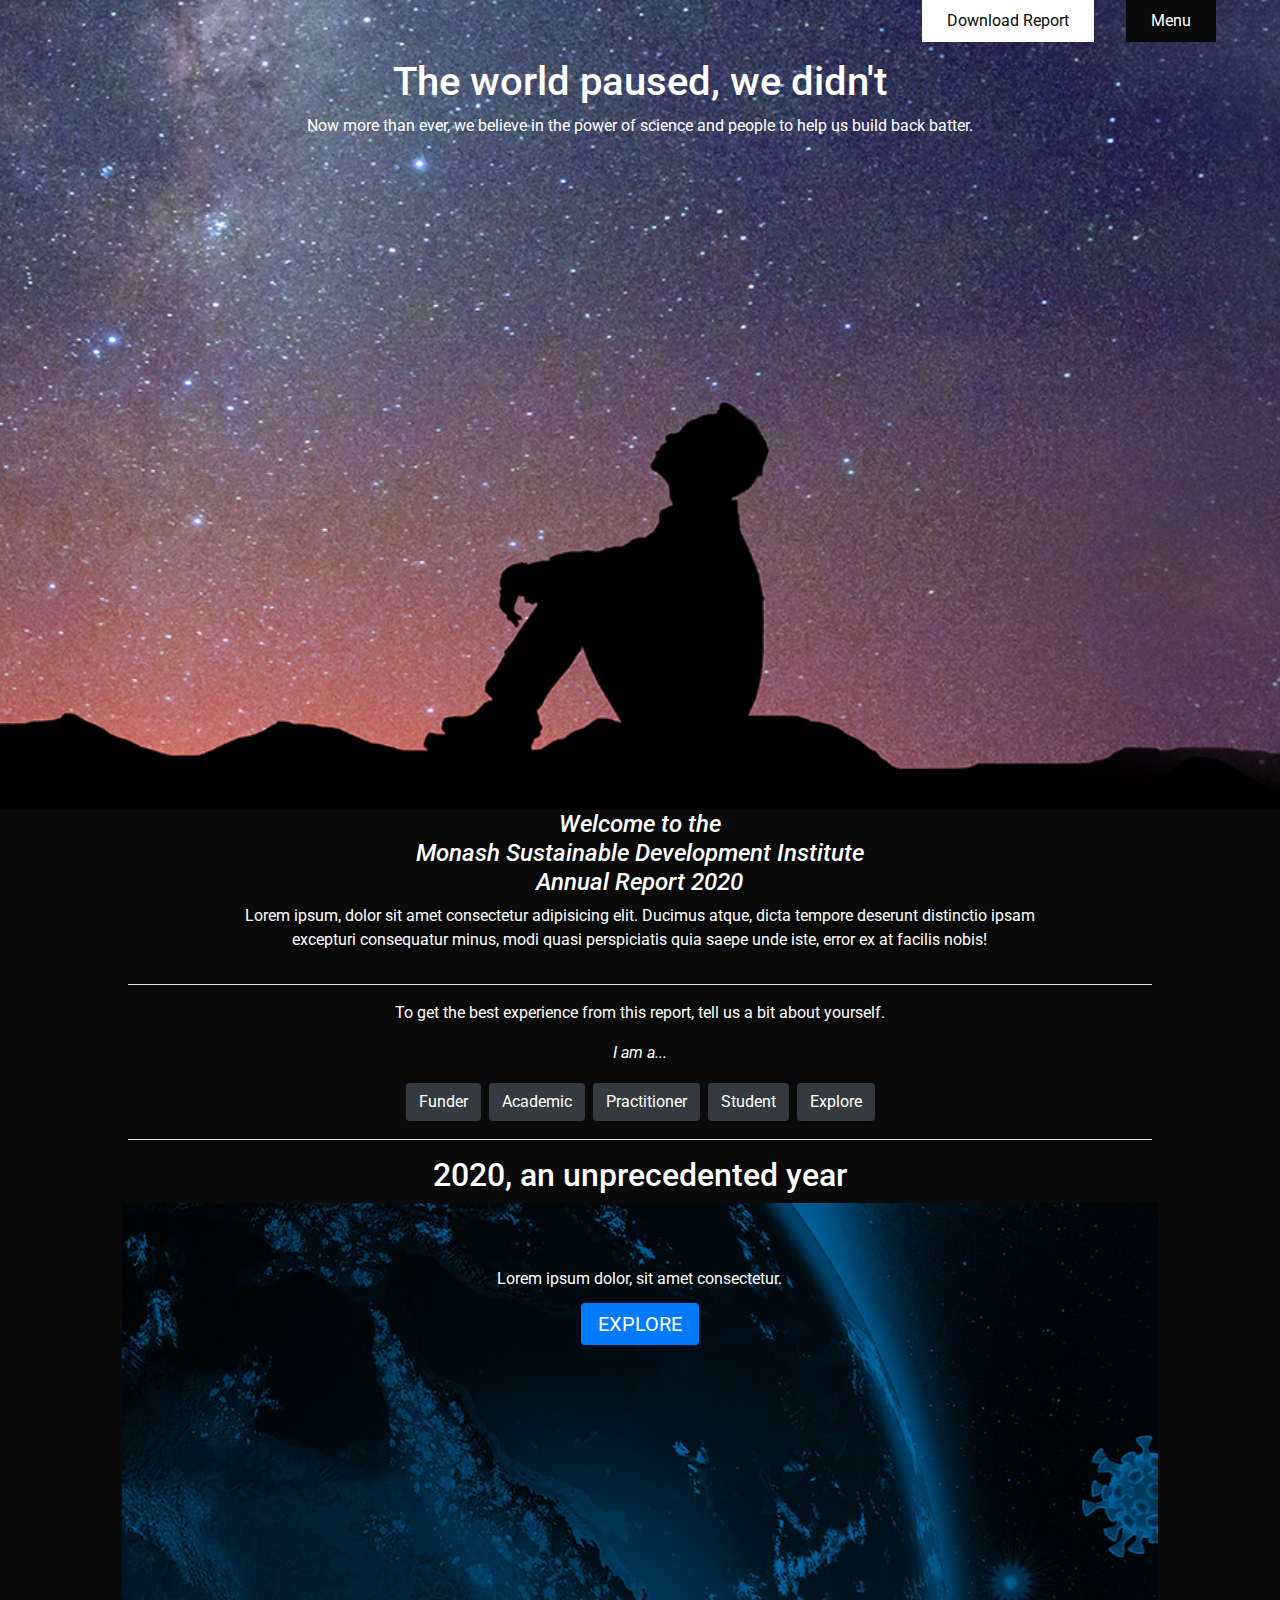
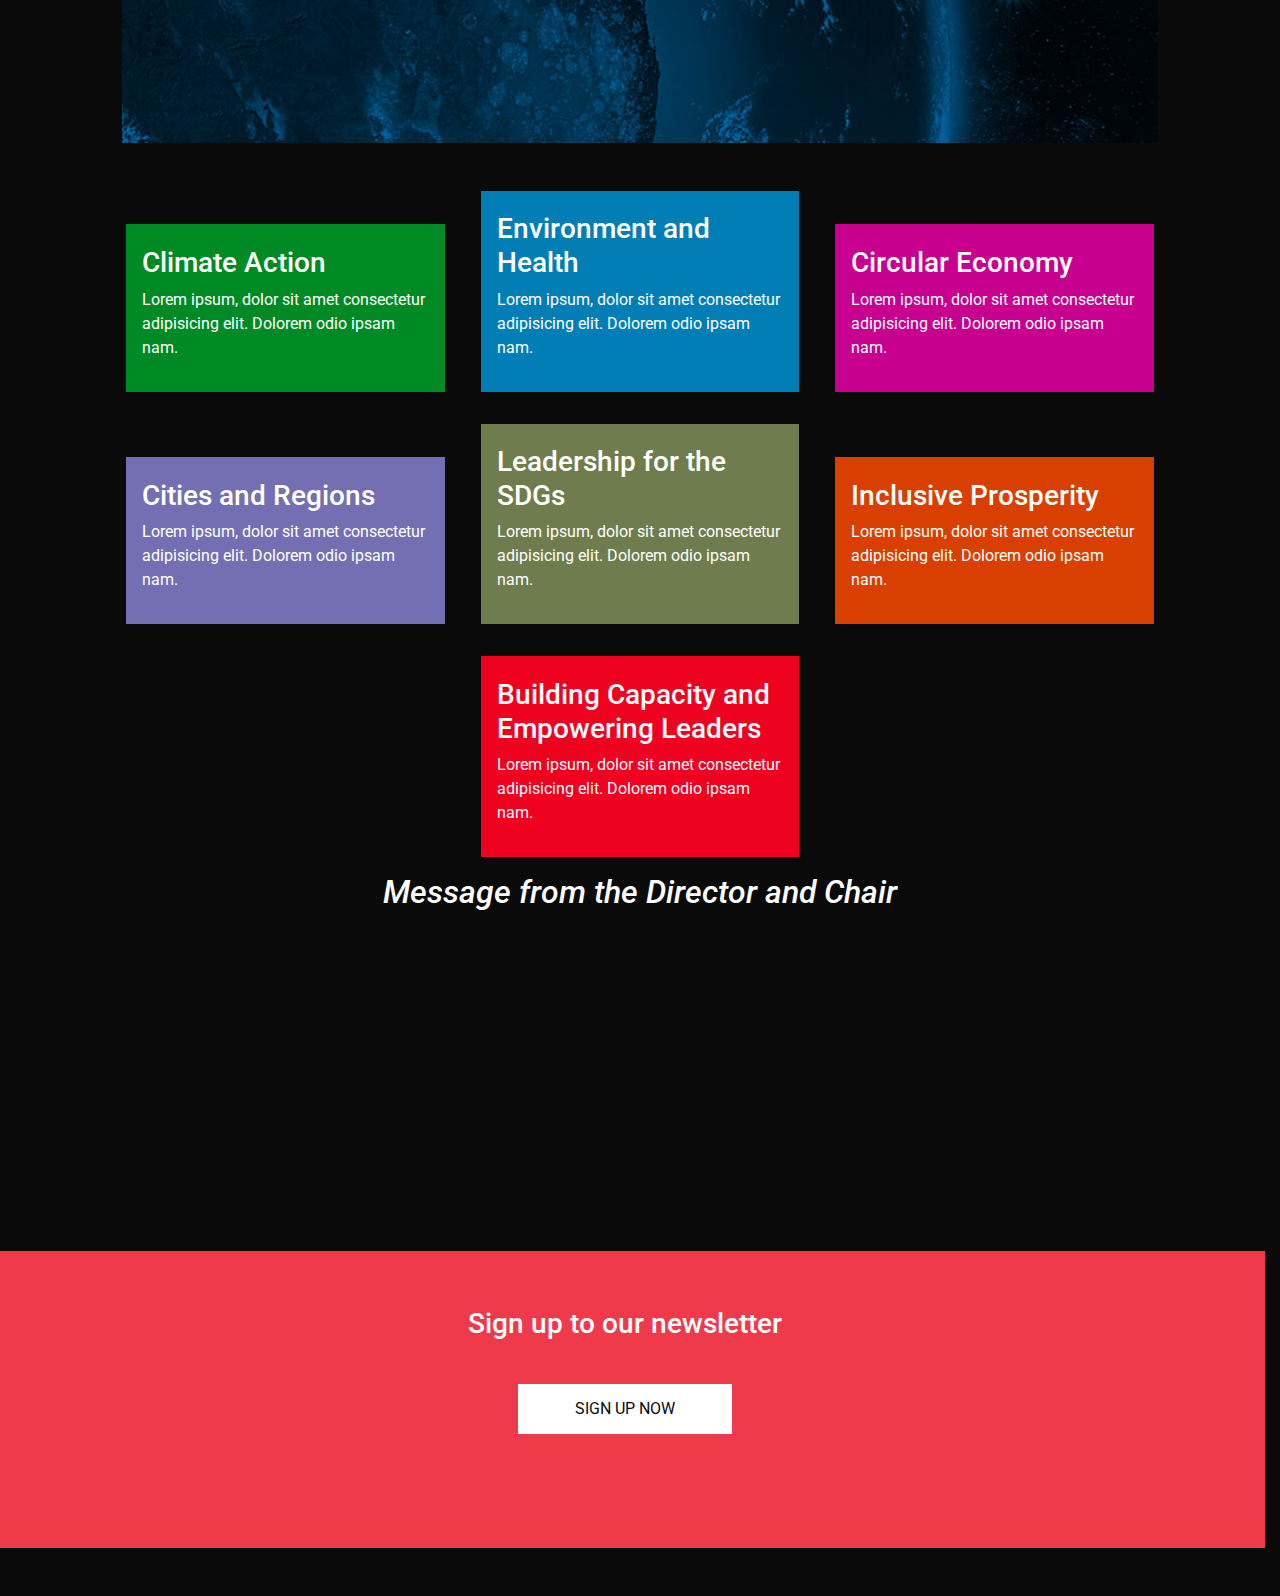
<file: index.html>
<!DOCTYPE html>
<html lang="en">
  <head>
    <meta charset="UTF-8" />
    <meta name="viewport" content="width=device-width, initial-scale=1.0" />
    <meta http-equiv="X-UA-Compatible" content="ie=edge" />
    <link
      rel="stylesheet"
      href="https://stackpath.bootstrapcdn.com/bootstrap/4.3.1/css/bootstrap.min.css"
    />
    <link
      href="https://fonts.googleapis.com/css2?family=Roboto:ital,wght@0,100;0,300;0,400;0,500;0,700;0,900;1,100;1,300;1,400;1,500;1,700;1,900&display=swap"
      rel="stylesheet"
    />
    <link
      rel="stylesheet"
      href="https://use.fontawesome.com/releases/v5.8.1/css/all.css"
      integrity="sha384-50oBUHEmvpQ+1lW4y57PTFmhCaXp0ML5d60M1M7uH2+nqUivzIebhndOJK28anvf"
      crossorigin="anonymous"
    />
    <link rel="stylesheet" href="css/index.css" />
    <script
      src="https://code.jquery.com/jquery-3.5.1.slim.min.js"
      integrity="sha384-DfXdz2htPH0lsSSs5nCTpuj/zy4C+OGpamoFVy38MVBnE+IbbVYUew+OrCXaRkfj"
      crossorigin="anonymous"
    ></script>
    <script
      src="https://cdn.jsdelivr.net/npm/popper.js@1.16.0/dist/umd/popper.min.js"
      integrity="sha384-Q6E9RHvbIyZFJoft+2mJbHaEWldlvI9IOYy5n3zV9zzTtmI3UksdQRVvoxMfooAo"
      crossorigin="anonymous"
    ></script>
    <script
      src="https://stackpath.bootstrapcdn.com/bootstrap/4.5.0/js/bootstrap.min.js"
      integrity="sha384-OgVRvuATP1z7JjHLkuOU7Xw704+h835Lr+6QL9UvYjZE3Ipu6Tp75j7Bh/kR0JKI"
      crossorigin="anonymous"
    ></script>
   
    <title>MSDI Annual Report</title>
    
  </head>
  <body>
    <div class="msdi-body">
      <div class="header">
        <div class="container-fluid">
          <div id="sideMenu" class="menu">
            <a href="javascript:void(0)" class="closebtn" onclick="closeMenu()"
              ><i class="fas fa-times"></i
              ></a>
            <a href="climate.html"><h4>Climate Action</h4></a>
            <a href="health.html"><h4>Environment and Health</h4></a>
            <a href="circular.html"><h4>Circular Economy</h4></a>
            <a href="cities.html"><h4>Cities and Regions</h4></a>
            <a href="leadership.html"><h4>Leadership for the SDGs</h4></a>
            <a href="inclusive.html"><h4>Inclusive Prosperity</h4></a>
            <a href="capacity.html"><h4>Building Capacity and Empowering Leaders</h4></a>
            <hr />
            <a href="about-us.html">About Us</a>
            <a href="awards.html">2020 Awards</a>
            <a href="publications.html">2020 Reports and Publications</a>
            <a href="events.html">2020 Events</a>
            <a href="partners.html">Partners and Funders</a>
            <a href="team.html">Our Team</a>
            <a href="#">Contact Us</a>
            <a href="index.html">Home</a>
          </div>

          <div class="row justify-content-end">
            <ul class="nav">
              <li>
                <button
                  class="btn-download regular-button-white"
                  type="submit"
                  onclick="window.open('file.doc')"
                >
                  <i class="fa fa-download"></i> Download Report
                </button>
              </li>
              <li>
                  <button class="btn-menu regular-button-black" onclick="openMenu()">
                    <i class="fa fa-bars" aria-hidden="true"></i> Menu
                  </button>
              </li>
            </ul>
          </div>
          <!--End Button Container-->
          <div class="row">
            <div class="col-12 center-box">
              <h1>
                The world paused, we didn't
              </h1>
              <p>Now more than ever, we believe in the power of science and people to help us build back batter.</p>
            </div>
            <!--End Column-->
          </div>
          <!-- End row-->
        </div>
        <!--End Fluid Container-->
      </div>
      <!--End Header-->
      <section>
        <div class="container-fluid">
          <div class="row">
            <div class="col-md-2"></div>
            <!--End Column-->
            <div class="col-sm-12 col-md-8 justify-content-center">
              <h4>
                <i>
                  Welcome to the<br>
                  Monash Sustainable Development Institute<br>
                  Annual Report 2020
                </i>
              </h4>
              <p>
                Lorem ipsum, dolor sit amet consectetur adipisicing elit. Ducimus atque, dicta tempore deserunt distinctio ipsam excepturi consequatur minus, modi quasi perspiciatis quia saepe unde iste, error ex at facilis nobis!
              </p>
            </div>
            <!--End Column-->
            <div class="col-md-2"></div>
            <!--End Column-->
          </div>
          <!-- End row-->
        </div>
      </section>

      <hr>
      <p>
        To get the best experience from this report, tell us a bit about yourself.
      </p>
      <p>
        <i>I am a...</i>
      </p>
      <input id="Funder" type="submit" name="Funder" value="Funder" class="btn btn-dark"/>
      <input id="Academic" type="submit" name="Academic" value="Academic" class="btn btn-dark"/>
      <input id="Practitioner" type="submit" name="Practitioner" value="Practitioner" class="btn btn-dark"/>
      <input id="Student" type="submit" name="Student" value="Student" class="btn btn-dark"/>
      <input id="Explore" type="submit" name="Explore" value="Explore" class="btn btn-dark"/>

      <div id="modeExplainer">
        <!-- Once a mode has been selected, an explainer will pop up here-->
      </div>

      <hr>

      <article>
        <h2>2020, an unprecedented year</h2>
        <div class="container-fluid">
          <div class="row">
            <div class="col-lg-1"></div>
            <div class="col-md-12 col-lg-10">
              <div class="jumbotron jumbotron-fluid">
                <p>Lorem ipsum dolor, sit amet consectetur.</p>
                <p class="lead">
                  <a class="btn btn-primary btn-lg" href="#" role="button">EXPLORE</a>
                  </p>
              </div>
            </div>
            <div class="col-lg-1"></div>
          </div>
        </div>
      </article>

      <aside>
        <div class="row">
          <div class="col-lg-1"></div>
          <div class="col-lg-10 col-m-12">
            <a href="climate.html">
              <div class="tile climate-tile">
                <h3 class="title">Climate Action</h3>
                <p>Lorem ipsum, dolor sit amet consectetur adipisicing elit. Dolorem odio ipsam nam.</p>
              </div>
            </a>
            <a href="health.html">
              <div class="tile health-tile">
                <h3 class="title">Environment and Health</h3>
                <p>Lorem ipsum, dolor sit amet consectetur adipisicing elit. Dolorem odio ipsam nam.</p>
              </div>
            </a>
            <a href="circular.html">
              <div class="tile circular-tile">
                  <h3 class="title">Circular Economy</h3>
                  <p>Lorem ipsum, dolor sit amet consectetur adipisicing elit. Dolorem odio ipsam nam.</p>
              </div>
            </a>
          </div>
          <div class="col-lg-1"></div>
        </div>
        <div class="row">
          <div class="col-lg-1"></div>
          <div class="col-lg-10 col-m-12">
            <a href="cities.html">
              <div class="tile cities-tile">
                <h3 class="title">Cities and Regions</h3>
                <p>Lorem ipsum, dolor sit amet consectetur adipisicing elit. Dolorem odio ipsam nam.</p>
              </div>
            </a>
            <a href="leadership.html">
              <div class="tile leadership-tile">
                <h3 class="title">Leadership for the SDGs</h3>
                <p>Lorem ipsum, dolor sit amet consectetur adipisicing elit. Dolorem odio ipsam nam.</p>
              </div>
            </a>
            <a href="inclusive.html">
              <div class="tile inclusive-tile ">
                <h3 class="title">Inclusive Prosperity</h3>
                <p>Lorem ipsum, dolor sit amet consectetur adipisicing elit. Dolorem odio ipsam nam.</p>
              </div>
          </a>
          </div> 
          <div class="col-lg-1"></div>
        </div>
        <div class="row">
          <div class="col-lg-1"></div>
          <div class="col-lg-10 col-m-12">
            <a href="capacity.html">
              <div class="tile building-tile">
                <h3 class="title">Building Capacity and Empowering Leaders</h3>
                <p>Lorem ipsum, dolor sit amet consectetur adipisicing elit. Dolorem odio ipsam nam.</p>
              </div>
            </a>
          </div> 
          <div class="col-lg-1"></div>
        </div>
    </aside>

      <section>
        <div class="container-fluid">
          <div class="row">
            <div class="col-md-1"></div>
            <div class="col-sm-12 col-md-10">
              <h2><i>Message from the Director and Chair</i></h2>
            </div>
            <div class="col-md-1"></div>
          </div>
          <div class="row">
            <div class="col-md-1"></div>
            <div class="col-sm-12 col-md-5">
              <div class="responsive-youtube">
                <iframe
                  width="560"
                  height="315"
                  src="https://www.youtube.com/embed/sTj6dgZkY-E"
                  allow="accelerometer; autoplay; encrypted-media; gyroscope; picture-in-picture"
                  allowfullscreen
                ></iframe>
              </div>
            </div>
          <div class="col-sm-12 col-md-5">
            <div class="responsive-youtube">
              <iframe
                width="560"
                height="315"
                src="https://www.youtube.com/embed/TlsFGaPB6zg"
                title="YouTube video player"
                frameborder="0"
                allow="accelerometer; autoplay; clipboard-write; encrypted-media; gyroscope; picture-in-picture"
                allowfullscreen>
              </iframe>
            </div>
          </div>
          <div class="col-md-1"></div>
        </div>
      </section>

      <div class="row email-form">
        <div class="col-md-2"></div>
        <div class="col-sm-12 col-md-8">
          <h3>Sign up to our newsletter</h3>
          <a
        href="https://us7.list-manage.com/subscribe?u=5e5563889c4bfa97c8892e0ff&id=7b08964e44"
        target="_blank" class="regular-button-white">
          SIGN UP NOW
        </a>
        </div>
        <div class="col-md-2"></div>
        
      </div>

    </div><!--Close MSDI Body-->

    <script src="js/session_storage.js"></script>
  </body>
</html>
</file>
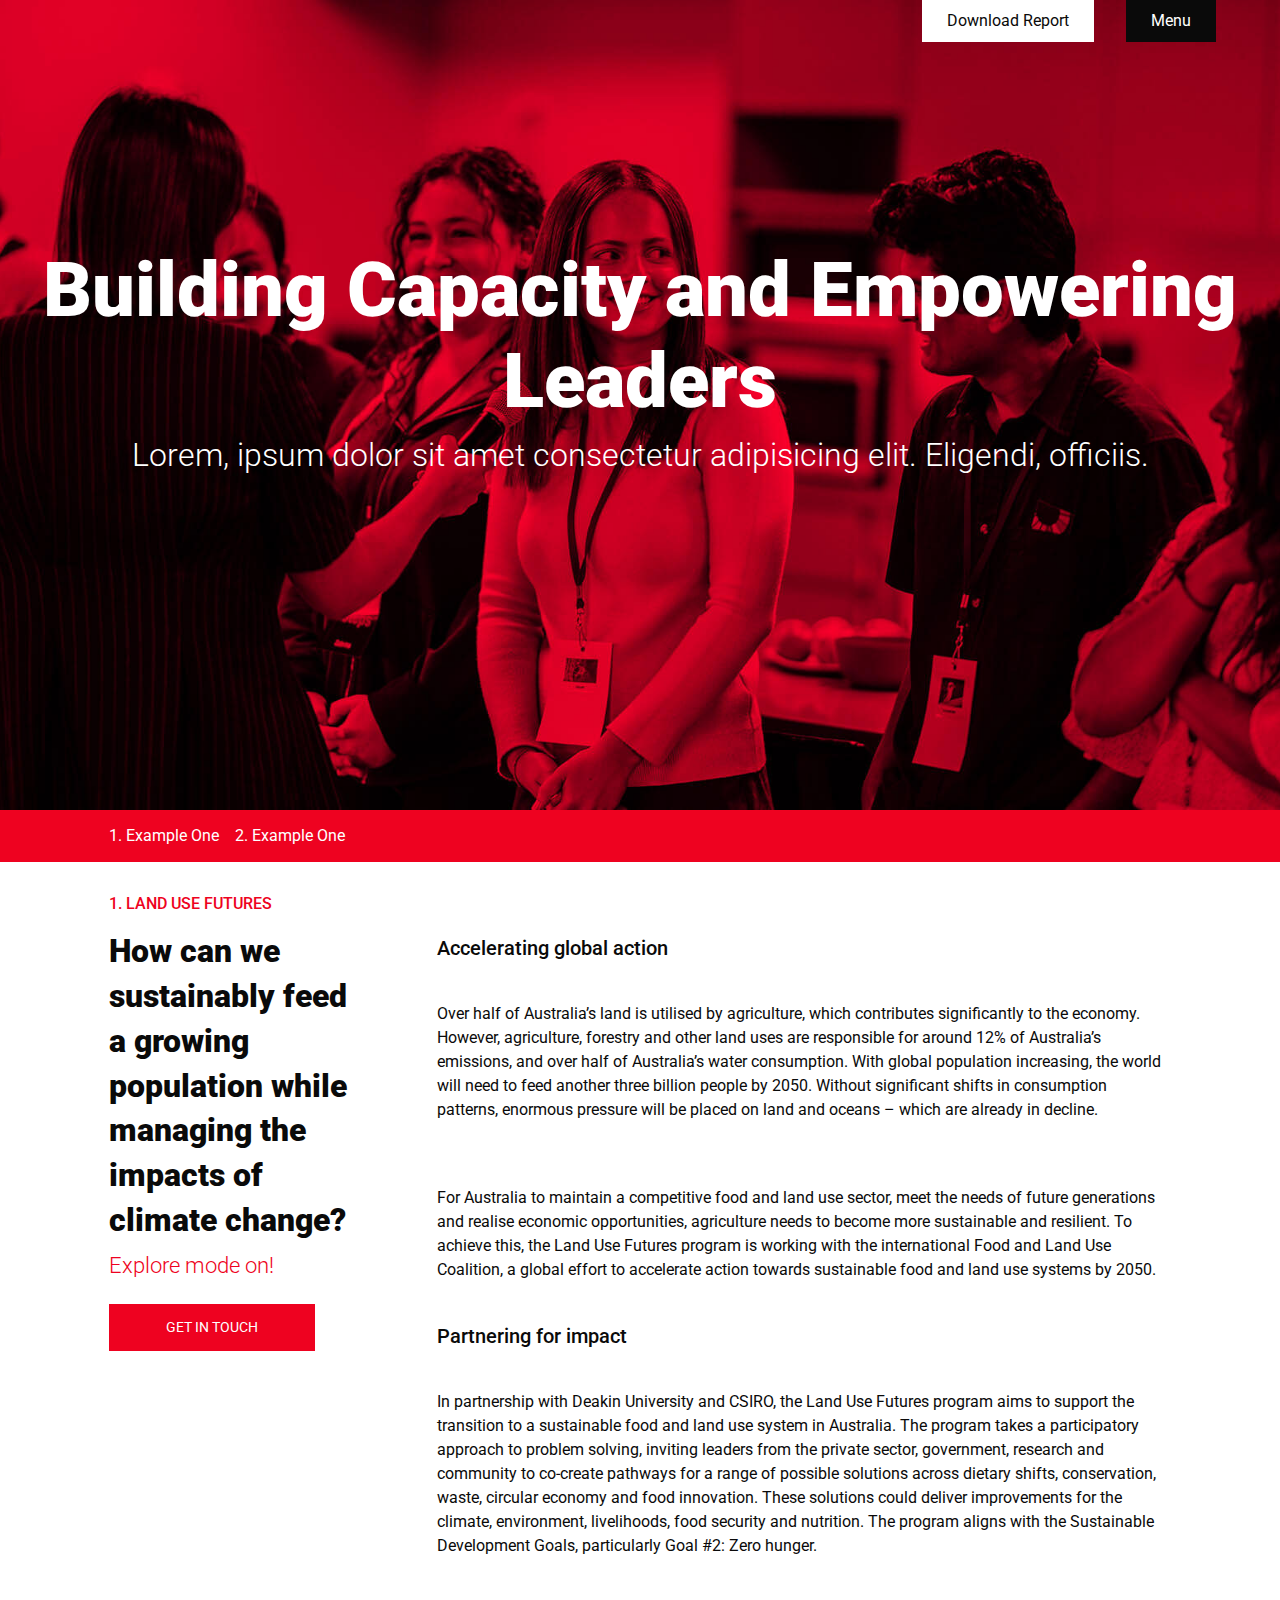
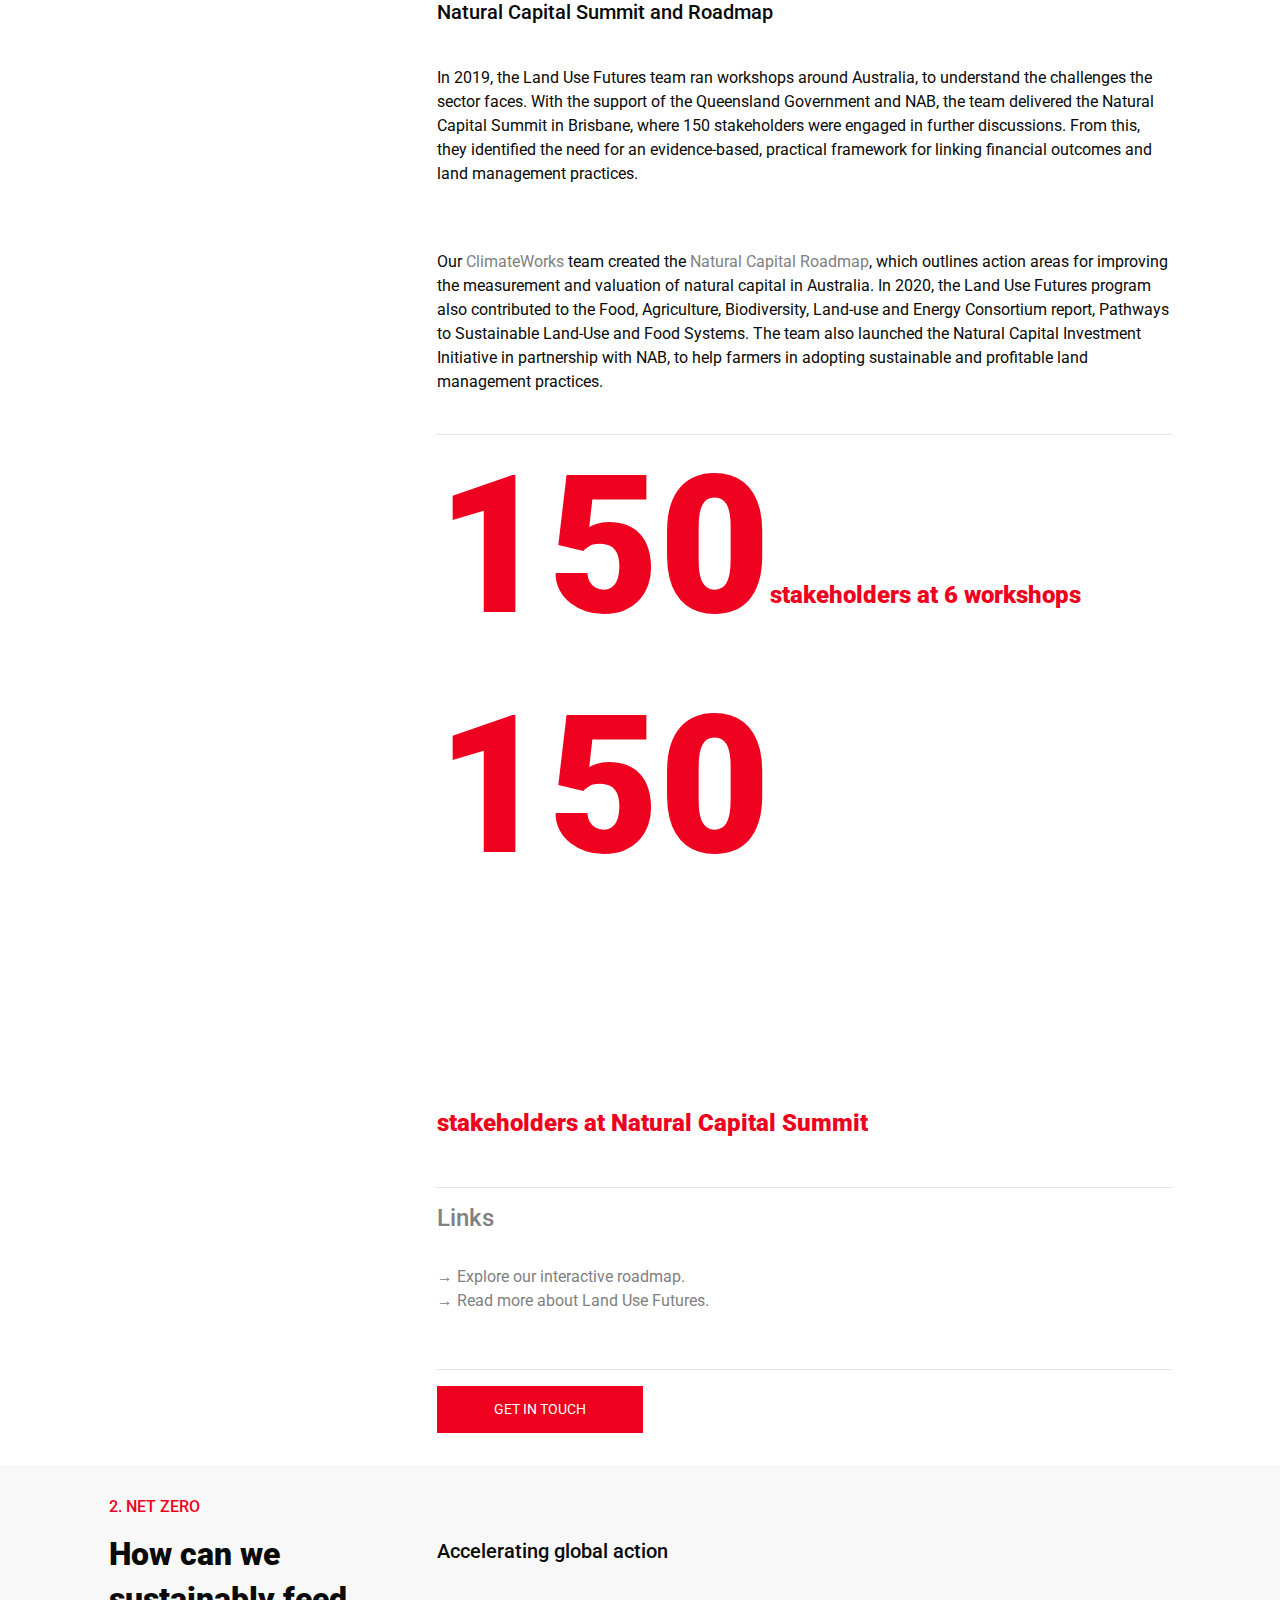
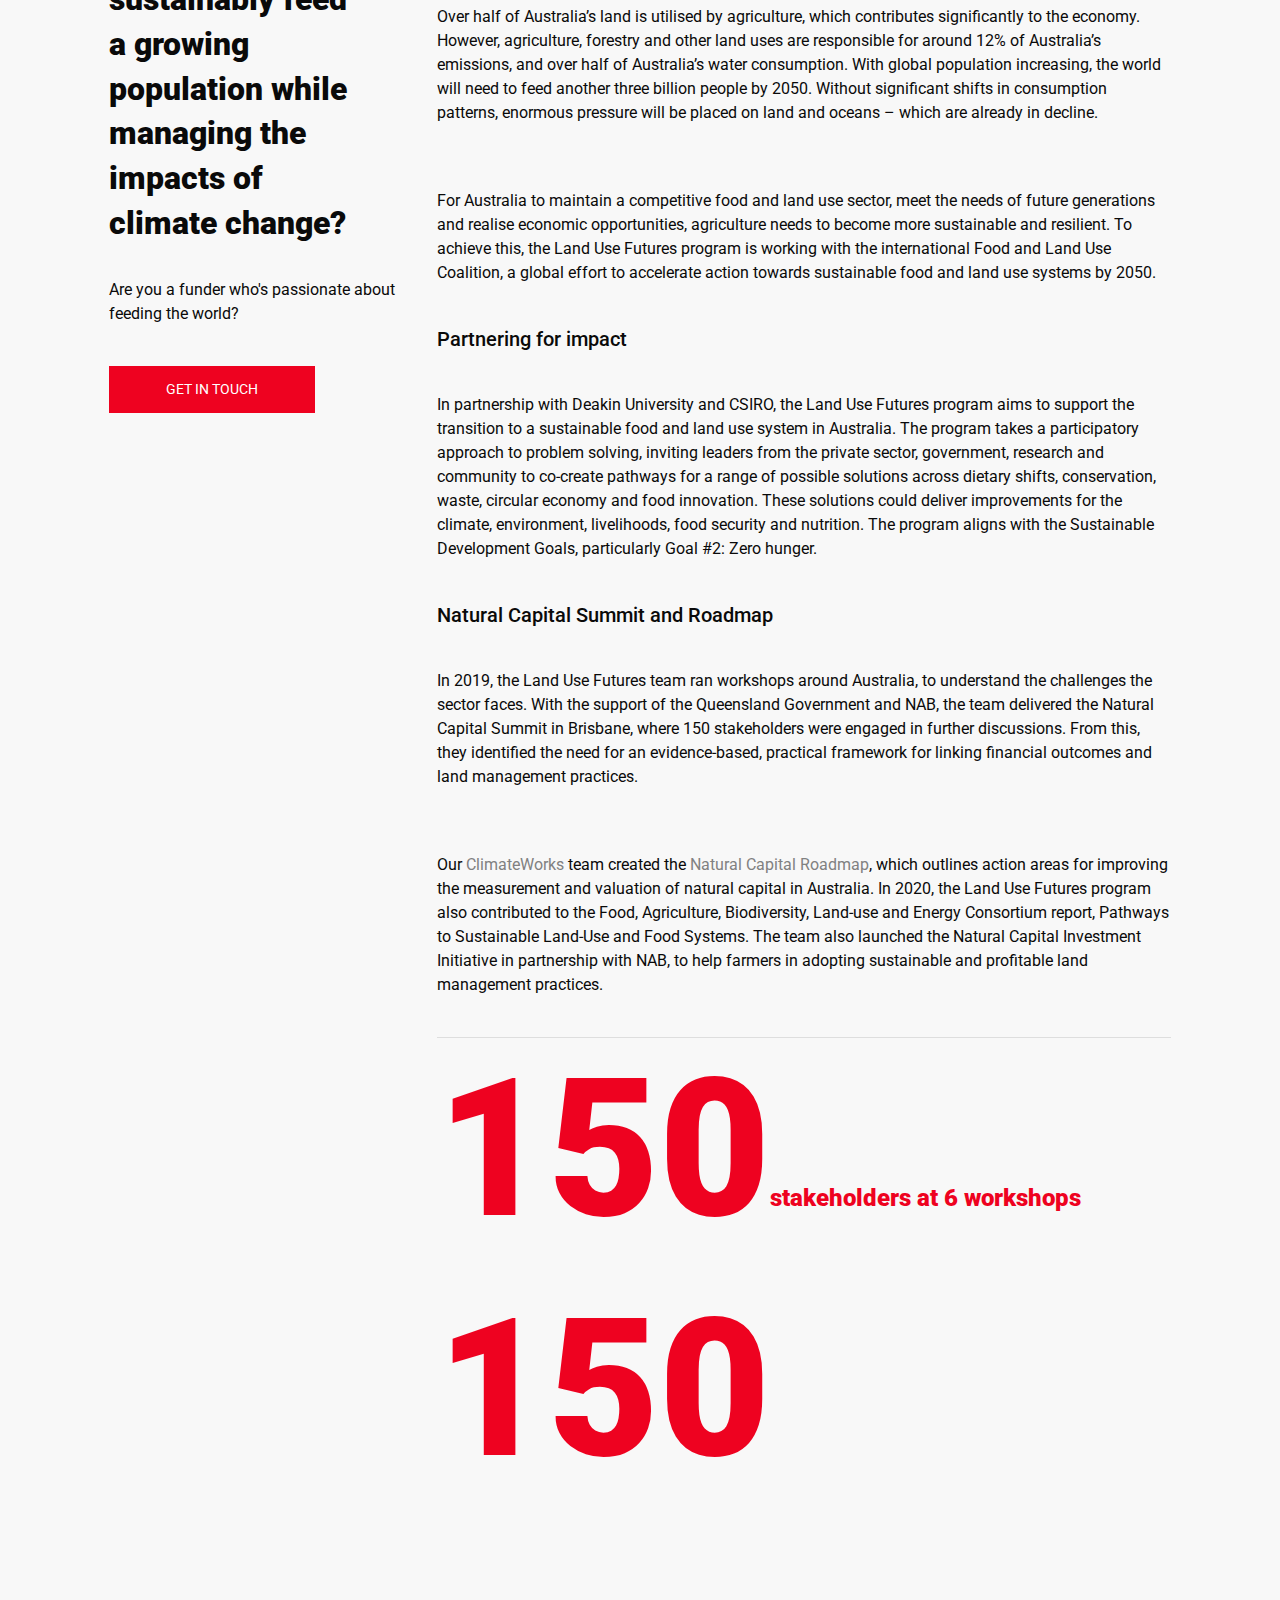
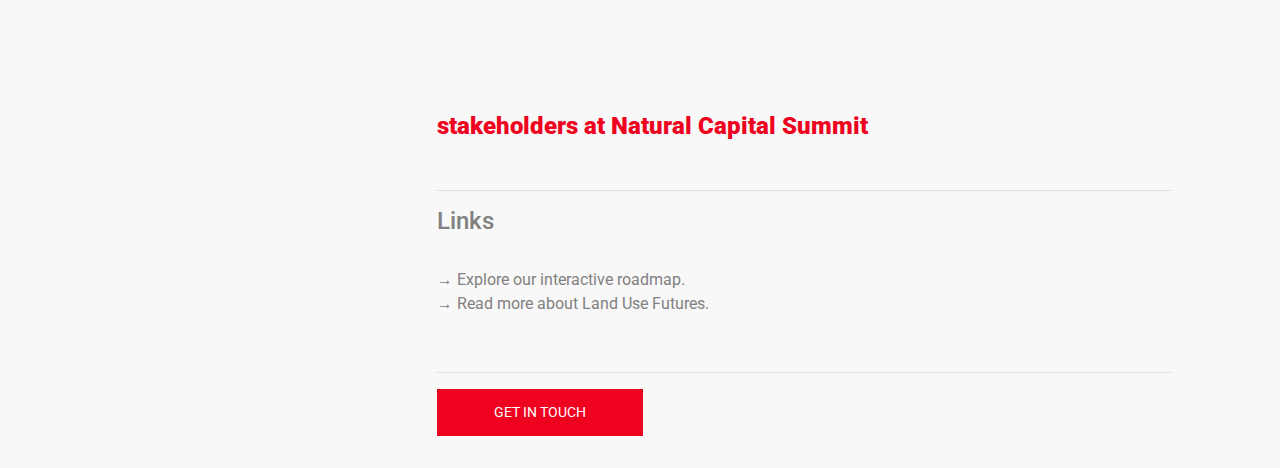
<file: capacity.html>
<!DOCTYPE html>
<html lang="en">
  <head>
    <meta charset="UTF-8" />
    <meta name="viewport" content="width=device-width, initial-scale=1.0" />
    <title>Building Capacity and Empowering Leaders</title>
    <link
      rel="stylesheet"
      href="https://stackpath.bootstrapcdn.com/bootstrap/4.3.1/css/bootstrap.min.css"
    />
    <link
      href="https://fonts.googleapis.com/css2?family=Roboto:ital,wght@0,100;0,300;0,400;0,500;0,700;0,900;1,100;1,300;1,400;1,500;1,700;1,900&display=swap"
      rel="stylesheet"
    />
    <link
      rel="stylesheet"
      href="https://use.fontawesome.com/releases/v5.8.1/css/all.css"
      integrity="sha384-50oBUHEmvpQ+1lW4y57PTFmhCaXp0ML5d60M1M7uH2+nqUivzIebhndOJK28anvf"
      crossorigin="anonymous"
    />
    <link rel="stylesheet" type="text/css" href="css/capacity.css" />
    <script
      src="https://code.jquery.com/jquery-3.5.1.slim.min.js"
      integrity="sha384-DfXdz2htPH0lsSSs5nCTpuj/zy4C+OGpamoFVy38MVBnE+IbbVYUew+OrCXaRkfj"
      crossorigin="anonymous"
    ></script>
    <script
      src="https://cdn.jsdelivr.net/npm/popper.js@1.16.0/dist/umd/popper.min.js"
      integrity="sha384-Q6E9RHvbIyZFJoft+2mJbHaEWldlvI9IOYy5n3zV9zzTtmI3UksdQRVvoxMfooAo"
      crossorigin="anonymous"
    ></script>
    <script
      src="https://stackpath.bootstrapcdn.com/bootstrap/4.5.0/js/bootstrap.min.js"
      integrity="sha384-OgVRvuATP1z7JjHLkuOU7Xw704+h835Lr+6QL9UvYjZE3Ipu6Tp75j7Bh/kR0JKI"
      crossorigin="anonymous"
    ></script>

  </head>
  <body>
    <div class="msdi-body">
      <div class="header">
        <div class="container-fluid">
          <div id="sideMenu" class="menu">
            <a href="javascript:void(0)" class="closebtn" onclick="closeMenu()"
              ><i class="fas fa-times"></i
              ></a>
              <a href="climate.html"><h4>Climate Action</h4></a>
              <a href="health.html"><h4>Environment and Health</h4></a>
              <a href="circular.html"><h4>Circular Economy</h4></a>
              <a href="cities.html"><h4>Cities and Regions</h4></a>
              <a href="leadership.html"><h4>Leadership for the SDGs</h4></a>
              <a href="inclusive.html"><h4>Inclusive Prosperity</h4></a>
              <a href="capacity.html"><h4>Building Capacity and Empowering Leaders</h4></a>
              <hr />
              <a href="about-us.html">About Us</a>
              <a href="awards.html">2020 Awards</a>
              <a href="publications.html">2020 Reports and Publications</a>
              <a href="events.html">2020 Events</a>
              <a href="partners.html">Partners and Funders</a>
              <a href="team.html">Our Team</a>
              <a href="#">Contact Us</a>
              <a href="index.html">Home</a>
          </div>

          <div class="row justify-content-end">
            <ul class="nav">
              <li>
                <button
                  class="btn-download regular-button-white"
                  type="submit"
                  onclick="window.open('file.doc')"
                >
                  <i class="fa fa-download"></i> Download Report
                </button>
              </li>
              <li>
                  <button class="btn-menu regular-button-black" onclick="openMenu()">
                    <i class="fa fa-bars" aria-hidden="true"></i> Menu
                  </button>
              </li>
            </ul>
          </div>
          <!--End Button Container-->
          <div class="row">
            <div class="col-12 text-center align-center center-box">
              <h1>
                Building Capacity and Empowering Leaders
              </h1>
              <div class="intro">
                Lorem, ipsum dolor sit amet consectetur adipisicing elit. Eligendi, officiis.
              </div>
            </div>
            <!--End Column-->
          </div>
          <div class="col-sm-0 col-md-0 col-lg-1"></div>
          <!--End Column-->
        </div>
        <!-- End row-->
      </div>
      <!--End Header-->
      <div class="row" id="navbar">
        <div class="col-sm-0 col-md-0 col-lg-1"></div>
        <div class="col-sm-12 col-md-12 col-lg-11 col-xl-11"> 
          <a class="nav-link" href="#LandUseFutures">1. Example One</a>
          <a class="nav-link" href="#NetZero">2. Example One</a>
        </div>
        <div class="col-sm-0 col-md-0 col-lg-1"></div>
      </div>

      <div class="white-container" id="exampleOne">
        <div class="row">
          <div class="col-sm-0 col-md-0 col-lg-1"></div>
          <div class="col-sm-12 col-md-12 col-lg-11 col-xl-11 story-title">
            1. Land Use Futures
          </div>
        </div>
        <!--End row-->
        <div class="row">
          <div class="col-sm-0 col-md-0 col-lg-1"></div>
          <div class="col-sm-12 col-md-12 col-lg-3 col-xl-3 aside">
            <!--Open aside-->
            <h2>
              How can we sustainably feed a growing population while managing
              the impacts of climate change?
            </h2>
            <div id="cta">
              <!-- Once a mode has been selected, a specific CTA will be generated here, replacing the default text below-->
              <p>Are you a funder who's passionate about feeding the world?</p>
            </div>
            <button class="cta-button">
              Get In Touch
            </button>
          </div>
          <!--Close aside-->
          <div class="col-sm-12 col-md-12 col-lg-7 col-xl-7">
            <!--Open article-->
            <h3>Accelerating global action</h3>
            <p>
              Over half of Australia’s land is utilised by agriculture, which
              contributes significantly to the economy. However, agriculture,
              forestry and other land uses are responsible for around 12% of
              Australia’s emissions, and over half of Australia’s water
              consumption. With global population increasing, the world will
              need to feed another three billion people by 2050. Without
              significant shifts in consumption patterns, enormous pressure will
              be placed on land and oceans – which are already in decline.
            </p>
            <p>
              For Australia to maintain a competitive food and land use sector,
              meet the needs of future generations and realise economic
              opportunities, agriculture needs to become more sustainable and
              resilient. To achieve this, the Land Use Futures program is
              working with the international Food and Land Use Coalition, a
              global effort to accelerate action towards sustainable food and
              land use systems by 2050.
            </p>
            <h3>Partnering for impact</h3>
            <p>
              In partnership with Deakin University and CSIRO, the Land Use
              Futures program aims to support the transition to a sustainable
              food and land use system in Australia. The program takes a
              participatory approach to problem solving, inviting leaders from
              the private sector, government, research and community to
              co-create pathways for a range of possible solutions across
              dietary shifts, conservation, waste, circular economy and food
              innovation. These solutions could deliver improvements for the
              climate, environment, livelihoods, food security and nutrition.
              The program aligns with the Sustainable Development Goals,
              particularly Goal #2: Zero hunger.
            </p>
            <h3>Natural Capital Summit and Roadmap</h3>
            <p>
              In 2019, the Land Use Futures team ran workshops around Australia,
              to understand the challenges the sector faces. With the support of
              the Queensland Government and NAB, the team delivered the Natural
              Capital Summit in Brisbane, where 150 stakeholders were engaged in
              further discussions. From this, they identified the need for an
              evidence-based, practical framework for linking financial outcomes
              and land management practices.
            </p>
            <p>
              Our
              <a href="https://www.climateworksaustralia.org/" target="_blank"
                >ClimateWorks</a
              >
              team created the
              <a
                href="https://www.climateworksaustralia.org/resource/land-use-futures-natural-capital-roadmap/"
                target="_blank"
                >Natural Capital Roadmap</a
              >, which outlines action areas for improving the measurement and
              valuation of natural capital in Australia. In 2020, the Land Use
              Futures program also contributed to the Food, Agriculture,
              Biodiversity, Land-use and Energy Consortium report, Pathways to
              Sustainable Land-Use and Food Systems. The team also launched the
              Natural Capital Investment Initiative in partnership with NAB, to
              help farmers in adopting sustainable and profitable land
              management practices.
            </p>
            <hr />
            <div class="row stat-captions">
                150 <span>stakeholders at 6 workshops</span>
            </div>
            <div class="row stat-captions">
            150 <span>stakeholders at Natural Capital Summit</span>
            </div>
            <div class="row">
              <div class="col">
                <hr />
                <h4>Links</h4>
                <p>
                  <a
                    href="https://www.climateworksaustralia.org/news/land-use-futures-launches-interactive-website-on-australias-land-use/"
                    target="_blank"
                    >&#8594 Explore our interactive roadmap.</a
                  ><br />
                  <a
                    href="https://www.climateworksaustralia.org/project/land-use-futures/"
                    target="_blank"
                    >&#8594 Read more about Land Use Futures.</a
                  >
                </p>
              </div>
            </div>

            <hr />
            <div class="row">
              <div class="col">
                <button class="cta-button">
                  Get In Touch
                </button>
              </div>
              </div>
            <div class="col-sm-1 col-md-1 col-lg-1 col-xl-1"></div>
          </div>
          <!--Close article-->
        </div>
        <!--End row-->
      </div>
      <!--Close container-->

      <div class="grey-container" id="exampleOne">
        <div class="row">
          <div class="col-sm-0 col-md-0 col-lg-1"></div>
          <div class="col-sm-12 col-md-12 col-lg-11 col-xl-11 story-title">
            2. Net Zero
          </div>
        </div>
        <!--End row-->
        <div class="row">
          <div class="col-sm-0 col-md-0 col-lg-1"></div>
          <div class="col-sm-12 col-md-12 col-lg-3 col-xl-3 aside">
            <!--Open aside-->
            <h2>
              How can we sustainably feed a growing population while managing
              the impacts of climate change?
            </h2>
            <div id="cta">
              <!-- Once a mode has been selected, a specific CTA will be generated here, replacing the default text below-->
              <p>Are you a funder who's passionate about feeding the world?</p>
            </div>
            <button class="cta-button bottom">
              Get In Touch
            </button>
          </div>
          <!--Close aside-->
          <div class="col-sm-12 col-md-12 col-lg-7 col-xl-7">
            <!--Open article-->
            <h3>Accelerating global action</h3>
            <p>
              Over half of Australia’s land is utilised by agriculture, which
              contributes significantly to the economy. However, agriculture,
              forestry and other land uses are responsible for around 12% of
              Australia’s emissions, and over half of Australia’s water
              consumption. With global population increasing, the world will
              need to feed another three billion people by 2050. Without
              significant shifts in consumption patterns, enormous pressure will
              be placed on land and oceans – which are already in decline.
            </p>
            <p>
              For Australia to maintain a competitive food and land use sector,
              meet the needs of future generations and realise economic
              opportunities, agriculture needs to become more sustainable and
              resilient. To achieve this, the Land Use Futures program is
              working with the international Food and Land Use Coalition, a
              global effort to accelerate action towards sustainable food and
              land use systems by 2050.
            </p>
            <h3>Partnering for impact</h3>
            <p>
              In partnership with Deakin University and CSIRO, the Land Use
              Futures program aims to support the transition to a sustainable
              food and land use system in Australia. The program takes a
              participatory approach to problem solving, inviting leaders from
              the private sector, government, research and community to
              co-create pathways for a range of possible solutions across
              dietary shifts, conservation, waste, circular economy and food
              innovation. These solutions could deliver improvements for the
              climate, environment, livelihoods, food security and nutrition.
              The program aligns with the Sustainable Development Goals,
              particularly Goal #2: Zero hunger.
            </p>
            <h3>Natural Capital Summit and Roadmap</h3>
            <p>
              In 2019, the Land Use Futures team ran workshops around Australia,
              to understand the challenges the sector faces. With the support of
              the Queensland Government and NAB, the team delivered the Natural
              Capital Summit in Brisbane, where 150 stakeholders were engaged in
              further discussions. From this, they identified the need for an
              evidence-based, practical framework for linking financial outcomes
              and land management practices.
            </p>
            <p>
              Our
              <a href="https://www.climateworksaustralia.org/" target="_blank"
                >ClimateWorks</a
              >
              team created the
              <a
                href="https://www.climateworksaustralia.org/resource/land-use-futures-natural-capital-roadmap/"
                target="_blank"
                >Natural Capital Roadmap</a
              >, which outlines action areas for improving the measurement and
              valuation of natural capital in Australia. In 2020, the Land Use
              Futures program also contributed to the Food, Agriculture,
              Biodiversity, Land-use and Energy Consortium report, Pathways to
              Sustainable Land-Use and Food Systems. The team also launched the
              Natural Capital Investment Initiative in partnership with NAB, to
              help farmers in adopting sustainable and profitable land
              management practices.
            </p>
            <hr />
            <div class="row stat-captions">
                150 <span>stakeholders at 6 workshops</span>
            </div>
            <div class="row stat-captions">
            150 <span>stakeholders at Natural Capital Summit</span>
            </div>
            <div class="row">
              <div class="col">
                <hr />
                <h4>Links</h4>
                <p>
                  <a
                    href="https://www.climateworksaustralia.org/news/land-use-futures-launches-interactive-website-on-australias-land-use/"
                    target="_blank"
                    >&#8594 Explore our interactive roadmap.</a
                  ><br />
                  <a
                    href="https://www.climateworksaustralia.org/project/land-use-futures/"
                    target="_blank"
                    >&#8594 Read more about Land Use Futures.</a
                  >
                </p>
              </div>
            </div>

            <hr />
            <div class="row">
              <div class="col">
                <button class="cta-button">
                  Get In Touch
                </button>
              </div>
              </div>
            <div class="col-sm-1 col-md-1 col-lg-1 col-xl-1"></div>
          </div>
          <!--Close article-->
        </div>
        <!--End row-->
      </div>
      <!--Close container-->
    <!--Close page-content-->
    <script src="js/darkmode.js"></script>

  </body>
</html>
</file>
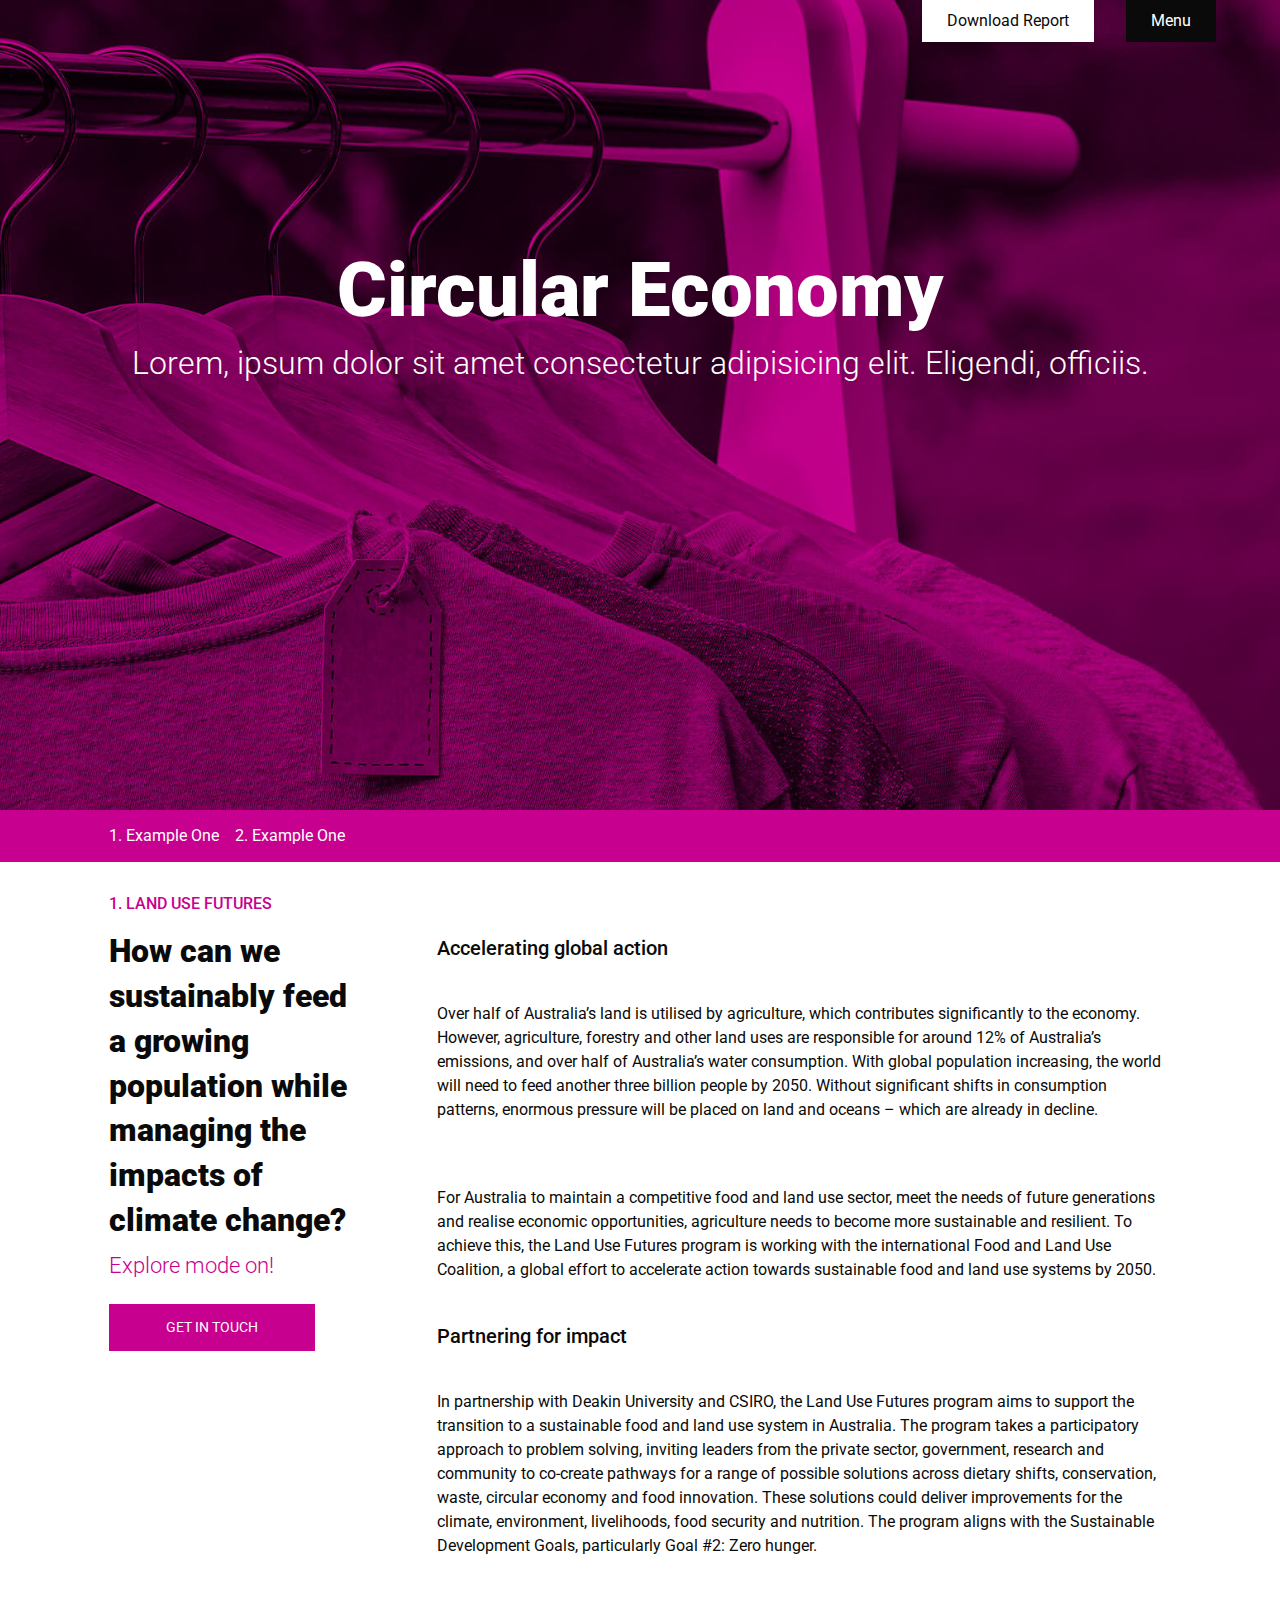
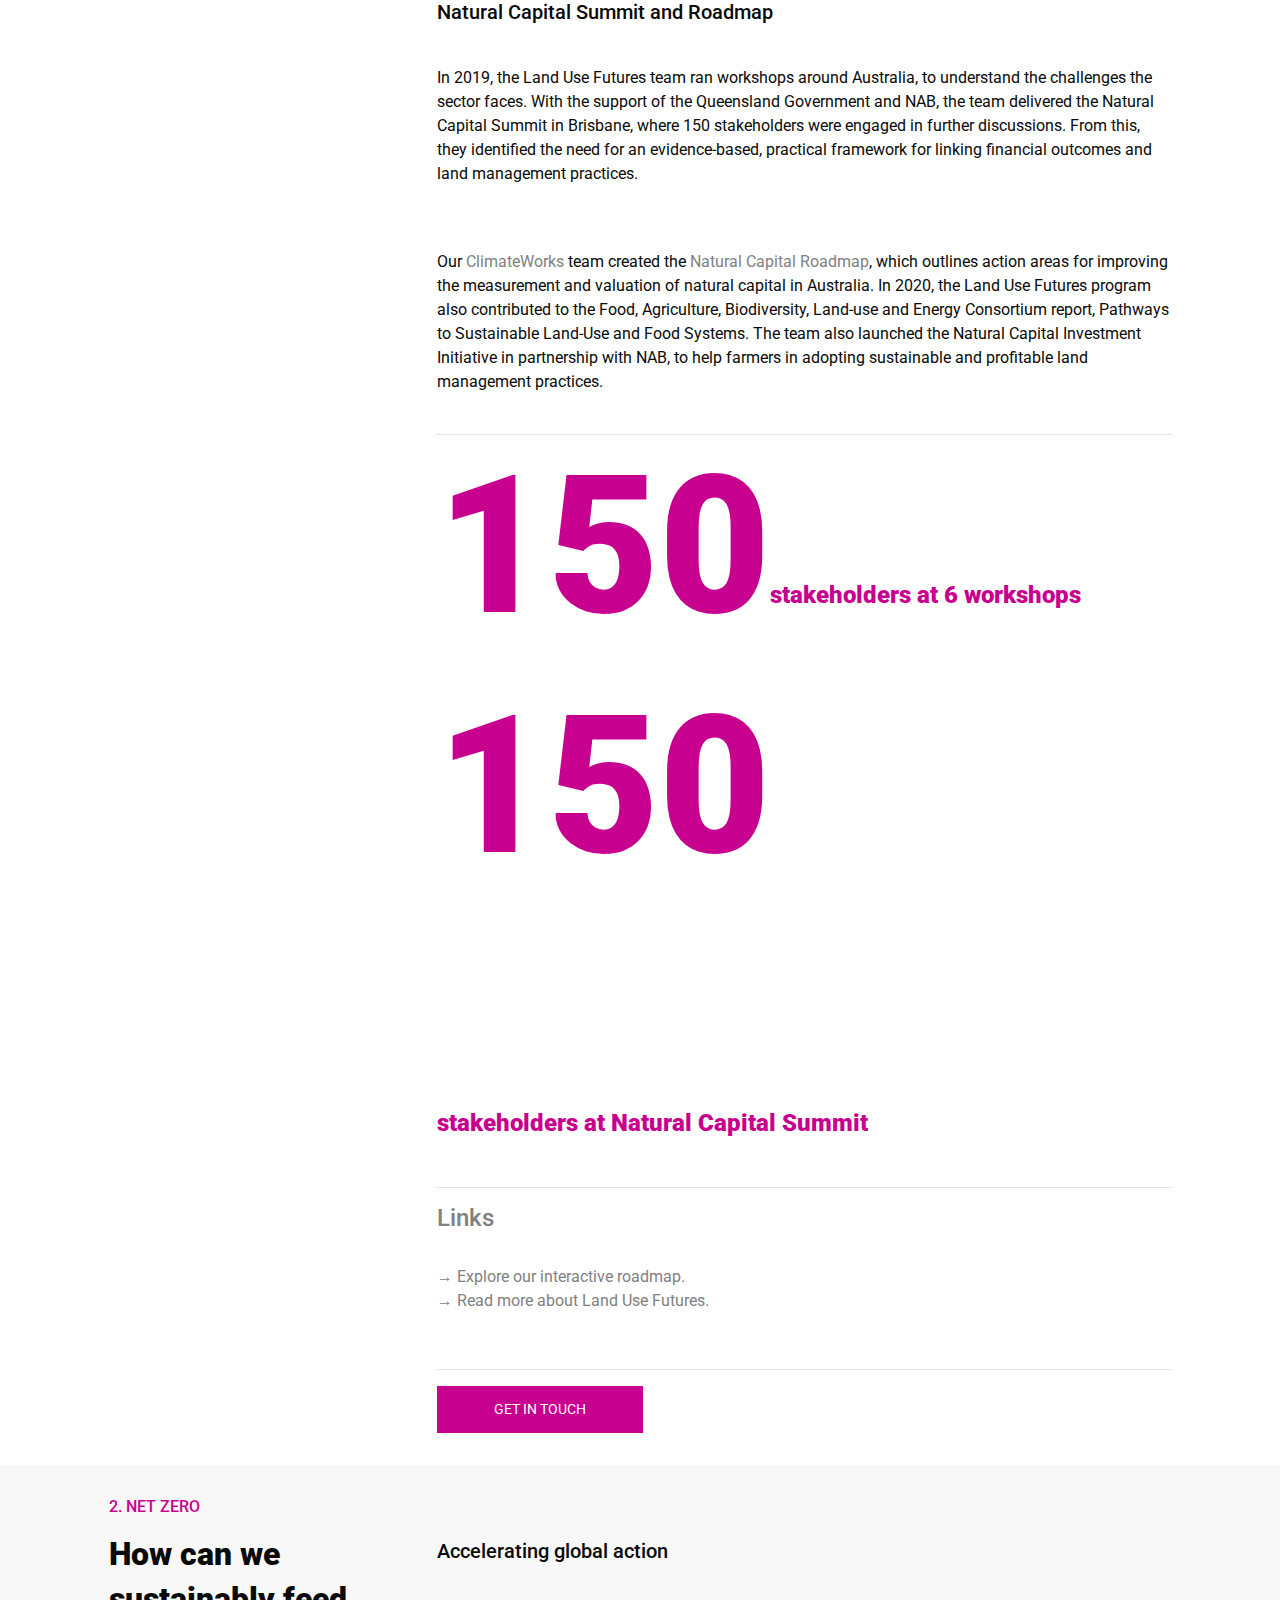
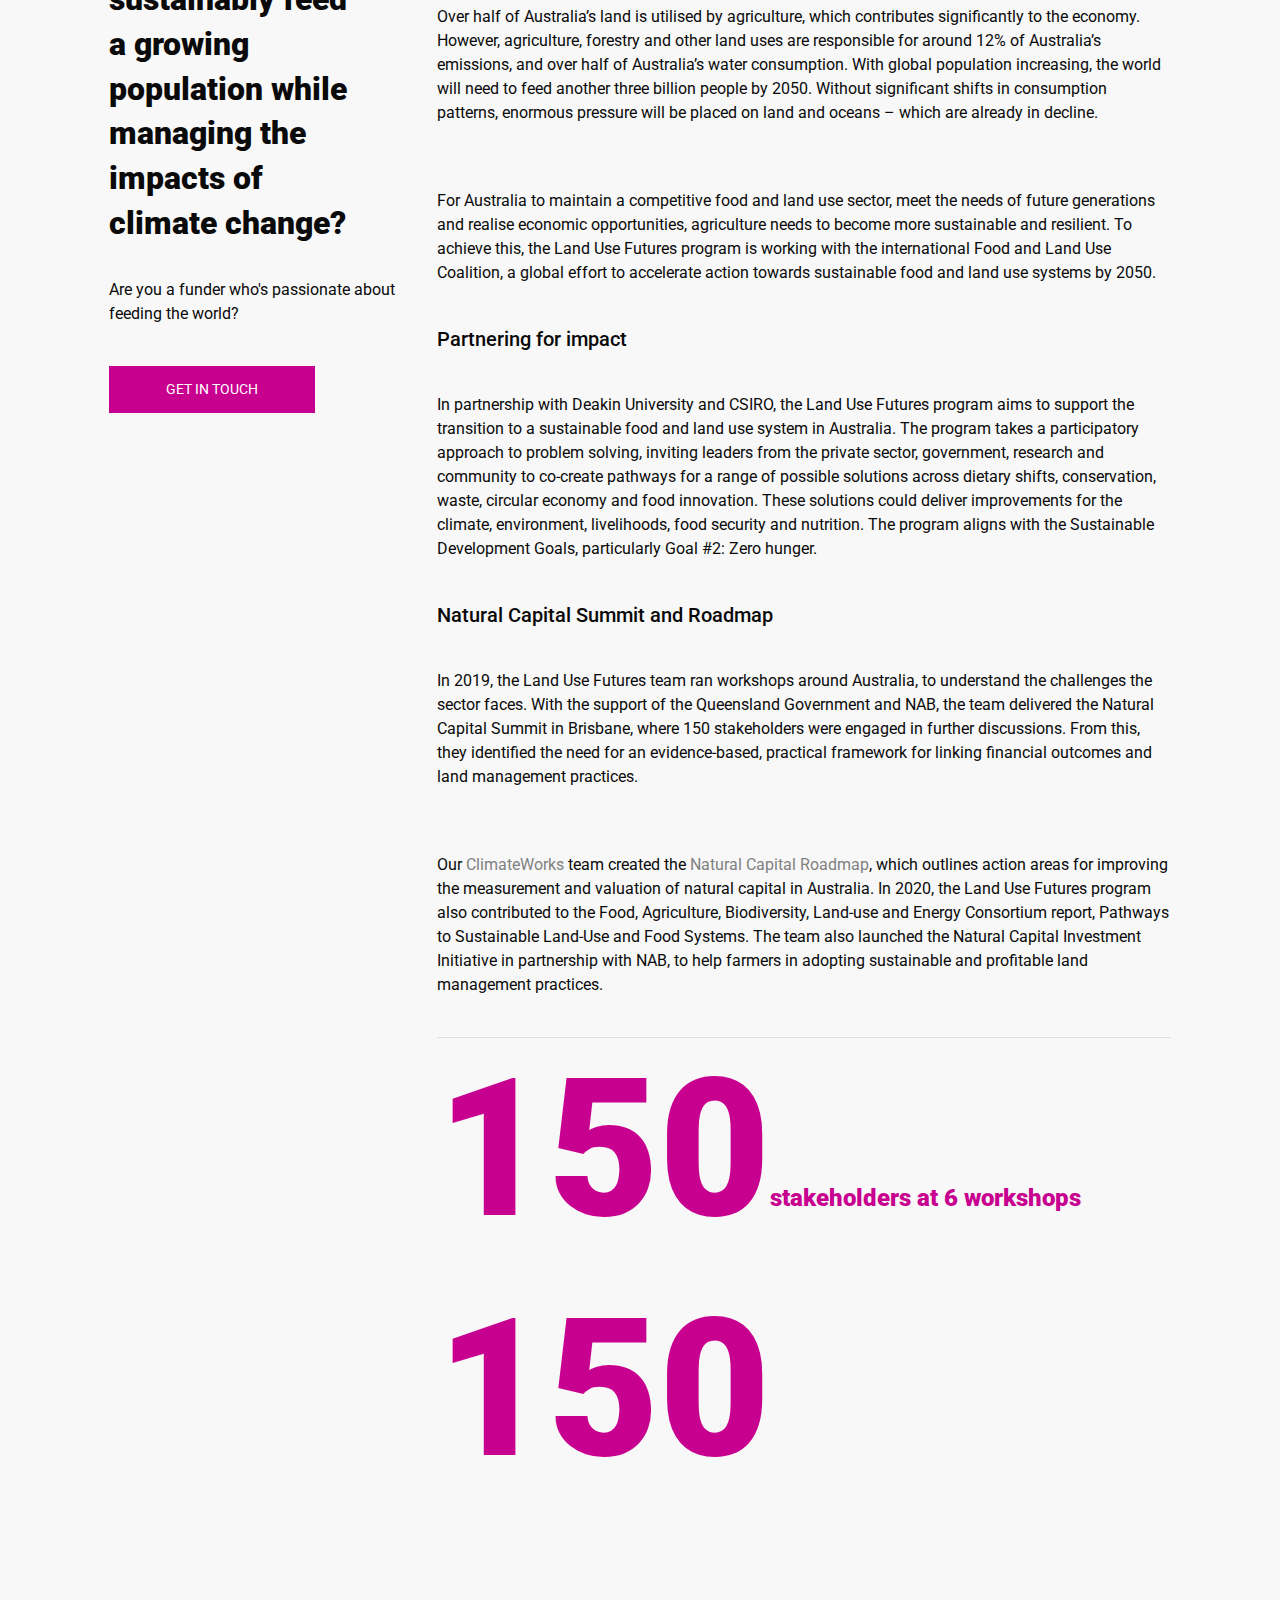
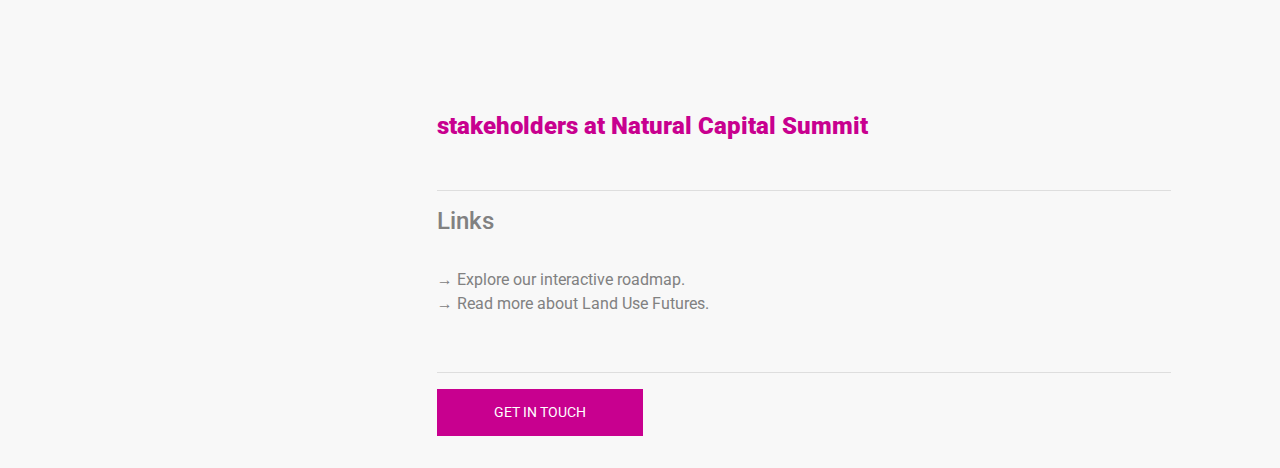
<file: circular.html>
<!DOCTYPE html>
<html lang="en">
  <head>
    <meta charset="UTF-8" />
    <meta name="viewport" content="width=device-width, initial-scale=1.0" />
    <title>Circular Economy</title>
    <link
      rel="stylesheet"
      href="https://stackpath.bootstrapcdn.com/bootstrap/4.3.1/css/bootstrap.min.css"
    />
    <link
      href="https://fonts.googleapis.com/css2?family=Roboto:ital,wght@0,100;0,300;0,400;0,500;0,700;0,900;1,100;1,300;1,400;1,500;1,700;1,900&display=swap"
      rel="stylesheet"
    />
    <link
      rel="stylesheet"
      href="https://use.fontawesome.com/releases/v5.8.1/css/all.css"
      integrity="sha384-50oBUHEmvpQ+1lW4y57PTFmhCaXp0ML5d60M1M7uH2+nqUivzIebhndOJK28anvf"
      crossorigin="anonymous"
    />
    <link rel="stylesheet" type="text/css" href="css/circular.css" />
    <script
      src="https://code.jquery.com/jquery-3.5.1.slim.min.js"
      integrity="sha384-DfXdz2htPH0lsSSs5nCTpuj/zy4C+OGpamoFVy38MVBnE+IbbVYUew+OrCXaRkfj"
      crossorigin="anonymous"
    ></script>
    <script
      src="https://cdn.jsdelivr.net/npm/popper.js@1.16.0/dist/umd/popper.min.js"
      integrity="sha384-Q6E9RHvbIyZFJoft+2mJbHaEWldlvI9IOYy5n3zV9zzTtmI3UksdQRVvoxMfooAo"
      crossorigin="anonymous"
    ></script>
    <script
      src="https://stackpath.bootstrapcdn.com/bootstrap/4.5.0/js/bootstrap.min.js"
      integrity="sha384-OgVRvuATP1z7JjHLkuOU7Xw704+h835Lr+6QL9UvYjZE3Ipu6Tp75j7Bh/kR0JKI"
      crossorigin="anonymous"
    ></script>

  </head>
  <body>
    <div class="msdi-body">
      <div class="header">
        <div class="container-fluid">
          <div id="sideMenu" class="menu">
            <a href="javascript:void(0)" class="closebtn" onclick="closeMenu()"
              ><i class="fas fa-times"></i
              ></a>
              <a href="climate.html"><h4>Climate Action</h4></a>
              <a href="health.html"><h4>Environment and Health</h4></a>
              <a href="circular.html"><h4>Circular Economy</h4></a>
              <a href="cities.html"><h4>Cities and Regions</h4></a>
              <a href="leadership.html"><h4>Leadership for the SDGs</h4></a>
              <a href="inclusive.html"><h4>Inclusive Prosperity</h4></a>
              <a href="capacity.html"><h4>Building Capacity and Empowering Leaders</h4></a>
                <hr />
              <a href="about-us.html">About Us</a>
              <a href="awards.html">2020 Awards</a>
              <a href="publications.html">2020 Reports and Publications</a>
              <a href="events.html">2020 Events</a>
              <a href="partners.html">Partners and Funders</a>
              <a href="team.html">Our Team</a>
              <a href="#">Contact Us</a>
              <a href="index.html">Home</a>
            </div>

          <div class="row justify-content-end">
            <ul class="nav">
              <li>
                <button
                  class="btn-download regular-button-white"
                  type="submit"
                  onclick="window.open('file.doc')"
                >
                  <i class="fa fa-download"></i> Download Report
                </button>
              </li>
              <li>
                  <button class="btn-menu regular-button-black" onclick="openMenu()">
                    <i class="fa fa-bars" aria-hidden="true"></i> Menu
                  </button>
              </li>
            </ul>
          </div>
          <!--End Button Container-->
          <div class="row">
            <div class="col-12 text-center align-center center-box">
              <h1>
                Circular Economy
              </h1>
              <div class="intro">
                Lorem, ipsum dolor sit amet consectetur adipisicing elit. Eligendi, officiis.
              </div>
            </div>
            <!--End Column-->
          </div>
          <div class="col-sm-0 col-md-0 col-lg-1"></div>
          <!--End Column-->
        </div>
        <!-- End row-->
      </div>
      <!--End Header-->
      <div class="row" id="navbar">
        <div class="col-sm-0 col-md-0 col-lg-1"></div>
        <div class="col-sm-12 col-md-12 col-lg-11 col-xl-11"> 
          <a class="nav-link" href="#LandUseFutures">1. Example One</a>
          <a class="nav-link" href="#NetZero">2. Example One</a>
        </div>
        <div class="col-sm-0 col-md-0 col-lg-1"></div>
      </div>

      <div class="white-container" id="exampleOne">
        <div class="row">
          <div class="col-sm-0 col-md-0 col-lg-1"></div>
          <div class="col-sm-12 col-md-12 col-lg-11 col-xl-11 story-title">
            1. Land Use Futures
          </div>
        </div>
        <!--End row-->
        <div class="row">
          <div class="col-sm-0 col-md-0 col-lg-1"></div>
          <div class="col-sm-12 col-md-12 col-lg-3 col-xl-3 aside">
            <!--Open aside-->
            <h2>
              How can we sustainably feed a growing population while managing
              the impacts of climate change?
            </h2>
            <div id="cta">
              <!-- Once a mode has been selected, a specific CTA will be generated here, replacing the default text below-->
              <p>Are you a funder who's passionate about feeding the world?</p>
            </div>
            <button class="cta-button">
              Get In Touch
            </button>
          </div>
          <!--Close aside-->
          <div class="col-sm-12 col-md-12 col-lg-7 col-xl-7">
            <!--Open article-->
            <h3>Accelerating global action</h3>
            <p>
              Over half of Australia’s land is utilised by agriculture, which
              contributes significantly to the economy. However, agriculture,
              forestry and other land uses are responsible for around 12% of
              Australia’s emissions, and over half of Australia’s water
              consumption. With global population increasing, the world will
              need to feed another three billion people by 2050. Without
              significant shifts in consumption patterns, enormous pressure will
              be placed on land and oceans – which are already in decline.
            </p>
            <p>
              For Australia to maintain a competitive food and land use sector,
              meet the needs of future generations and realise economic
              opportunities, agriculture needs to become more sustainable and
              resilient. To achieve this, the Land Use Futures program is
              working with the international Food and Land Use Coalition, a
              global effort to accelerate action towards sustainable food and
              land use systems by 2050.
            </p>
            <h3>Partnering for impact</h3>
            <p>
              In partnership with Deakin University and CSIRO, the Land Use
              Futures program aims to support the transition to a sustainable
              food and land use system in Australia. The program takes a
              participatory approach to problem solving, inviting leaders from
              the private sector, government, research and community to
              co-create pathways for a range of possible solutions across
              dietary shifts, conservation, waste, circular economy and food
              innovation. These solutions could deliver improvements for the
              climate, environment, livelihoods, food security and nutrition.
              The program aligns with the Sustainable Development Goals,
              particularly Goal #2: Zero hunger.
            </p>
            <h3>Natural Capital Summit and Roadmap</h3>
            <p>
              In 2019, the Land Use Futures team ran workshops around Australia,
              to understand the challenges the sector faces. With the support of
              the Queensland Government and NAB, the team delivered the Natural
              Capital Summit in Brisbane, where 150 stakeholders were engaged in
              further discussions. From this, they identified the need for an
              evidence-based, practical framework for linking financial outcomes
              and land management practices.
            </p>
            <p>
              Our
              <a href="https://www.climateworksaustralia.org/" target="_blank"
                >ClimateWorks</a
              >
              team created the
              <a
                href="https://www.climateworksaustralia.org/resource/land-use-futures-natural-capital-roadmap/"
                target="_blank"
                >Natural Capital Roadmap</a
              >, which outlines action areas for improving the measurement and
              valuation of natural capital in Australia. In 2020, the Land Use
              Futures program also contributed to the Food, Agriculture,
              Biodiversity, Land-use and Energy Consortium report, Pathways to
              Sustainable Land-Use and Food Systems. The team also launched the
              Natural Capital Investment Initiative in partnership with NAB, to
              help farmers in adopting sustainable and profitable land
              management practices.
            </p>
            <hr />
            <div class="row stat-captions">
                150 <span>stakeholders at 6 workshops</span>
            </div>
            <div class="row stat-captions">
            150 <span>stakeholders at Natural Capital Summit</span>
            </div>
            <div class="row">
              <div class="col">
                <hr />
                <h4>Links</h4>
                <p>
                  <a
                    href="https://www.climateworksaustralia.org/news/land-use-futures-launches-interactive-website-on-australias-land-use/"
                    target="_blank"
                    >&#8594 Explore our interactive roadmap.</a
                  ><br />
                  <a
                    href="https://www.climateworksaustralia.org/project/land-use-futures/"
                    target="_blank"
                    >&#8594 Read more about Land Use Futures.</a
                  >
                </p>
              </div>
            </div>

            <hr />
            <div class="row">
              <div class="col">
                <button class="cta-button">
                  Get In Touch
                </button>
              </div>
              </div>
            <div class="col-sm-1 col-md-1 col-lg-1 col-xl-1"></div>
          </div>
          <!--Close article-->
        </div>
        <!--End row-->
      </div>
      <!--Close container-->

      <div class="grey-container" id="exampleOne">
        <div class="row">
          <div class="col-sm-0 col-md-0 col-lg-1"></div>
          <div class="col-sm-12 col-md-12 col-lg-11 col-xl-11 story-title">
            2. Net Zero
          </div>
        </div>
        <!--End row-->
        <div class="row">
          <div class="col-sm-0 col-md-0 col-lg-1"></div>
          <div class="col-sm-12 col-md-12 col-lg-3 col-xl-3 aside">
            <!--Open aside-->
            <h2>
              How can we sustainably feed a growing population while managing
              the impacts of climate change?
            </h2>
            <div id="cta">
              <!-- Once a mode has been selected, a specific CTA will be generated here, replacing the default text below-->
              <p>Are you a funder who's passionate about feeding the world?</p>
            </div>
            <button class="cta-button bottom">
              Get In Touch
            </button>
          </div>
          <!--Close aside-->
          <div class="col-sm-12 col-md-12 col-lg-7 col-xl-7">
            <!--Open article-->
            <h3>Accelerating global action</h3>
            <p>
              Over half of Australia’s land is utilised by agriculture, which
              contributes significantly to the economy. However, agriculture,
              forestry and other land uses are responsible for around 12% of
              Australia’s emissions, and over half of Australia’s water
              consumption. With global population increasing, the world will
              need to feed another three billion people by 2050. Without
              significant shifts in consumption patterns, enormous pressure will
              be placed on land and oceans – which are already in decline.
            </p>
            <p>
              For Australia to maintain a competitive food and land use sector,
              meet the needs of future generations and realise economic
              opportunities, agriculture needs to become more sustainable and
              resilient. To achieve this, the Land Use Futures program is
              working with the international Food and Land Use Coalition, a
              global effort to accelerate action towards sustainable food and
              land use systems by 2050.
            </p>
            <h3>Partnering for impact</h3>
            <p>
              In partnership with Deakin University and CSIRO, the Land Use
              Futures program aims to support the transition to a sustainable
              food and land use system in Australia. The program takes a
              participatory approach to problem solving, inviting leaders from
              the private sector, government, research and community to
              co-create pathways for a range of possible solutions across
              dietary shifts, conservation, waste, circular economy and food
              innovation. These solutions could deliver improvements for the
              climate, environment, livelihoods, food security and nutrition.
              The program aligns with the Sustainable Development Goals,
              particularly Goal #2: Zero hunger.
            </p>
            <h3>Natural Capital Summit and Roadmap</h3>
            <p>
              In 2019, the Land Use Futures team ran workshops around Australia,
              to understand the challenges the sector faces. With the support of
              the Queensland Government and NAB, the team delivered the Natural
              Capital Summit in Brisbane, where 150 stakeholders were engaged in
              further discussions. From this, they identified the need for an
              evidence-based, practical framework for linking financial outcomes
              and land management practices.
            </p>
            <p>
              Our
              <a href="https://www.climateworksaustralia.org/" target="_blank"
                >ClimateWorks</a
              >
              team created the
              <a
                href="https://www.climateworksaustralia.org/resource/land-use-futures-natural-capital-roadmap/"
                target="_blank"
                >Natural Capital Roadmap</a
              >, which outlines action areas for improving the measurement and
              valuation of natural capital in Australia. In 2020, the Land Use
              Futures program also contributed to the Food, Agriculture,
              Biodiversity, Land-use and Energy Consortium report, Pathways to
              Sustainable Land-Use and Food Systems. The team also launched the
              Natural Capital Investment Initiative in partnership with NAB, to
              help farmers in adopting sustainable and profitable land
              management practices.
            </p>
            <hr />
            <div class="row stat-captions">
                150 <span>stakeholders at 6 workshops</span>
            </div>
            <div class="row stat-captions">
            150 <span>stakeholders at Natural Capital Summit</span>
            </div>
            <div class="row">
              <div class="col">
                <hr />
                <h4>Links</h4>
                <p>
                  <a
                    href="https://www.climateworksaustralia.org/news/land-use-futures-launches-interactive-website-on-australias-land-use/"
                    target="_blank"
                    >&#8594 Explore our interactive roadmap.</a
                  ><br />
                  <a
                    href="https://www.climateworksaustralia.org/project/land-use-futures/"
                    target="_blank"
                    >&#8594 Read more about Land Use Futures.</a
                  >
                </p>
              </div>
            </div>

            <hr />
            <div class="row">
              <div class="col">
                <button class="cta-button">
                  Get In Touch
                </button>
              </div>
              </div>
            <div class="col-sm-1 col-md-1 col-lg-1 col-xl-1"></div>
          </div>
          <!--Close article-->
        </div>
        <!--End row-->
      </div>
      <!--Close container-->
    <!--Close page-content-->
    <script src="js/darkmode.js"></script>

  </body>
</html>
</file>
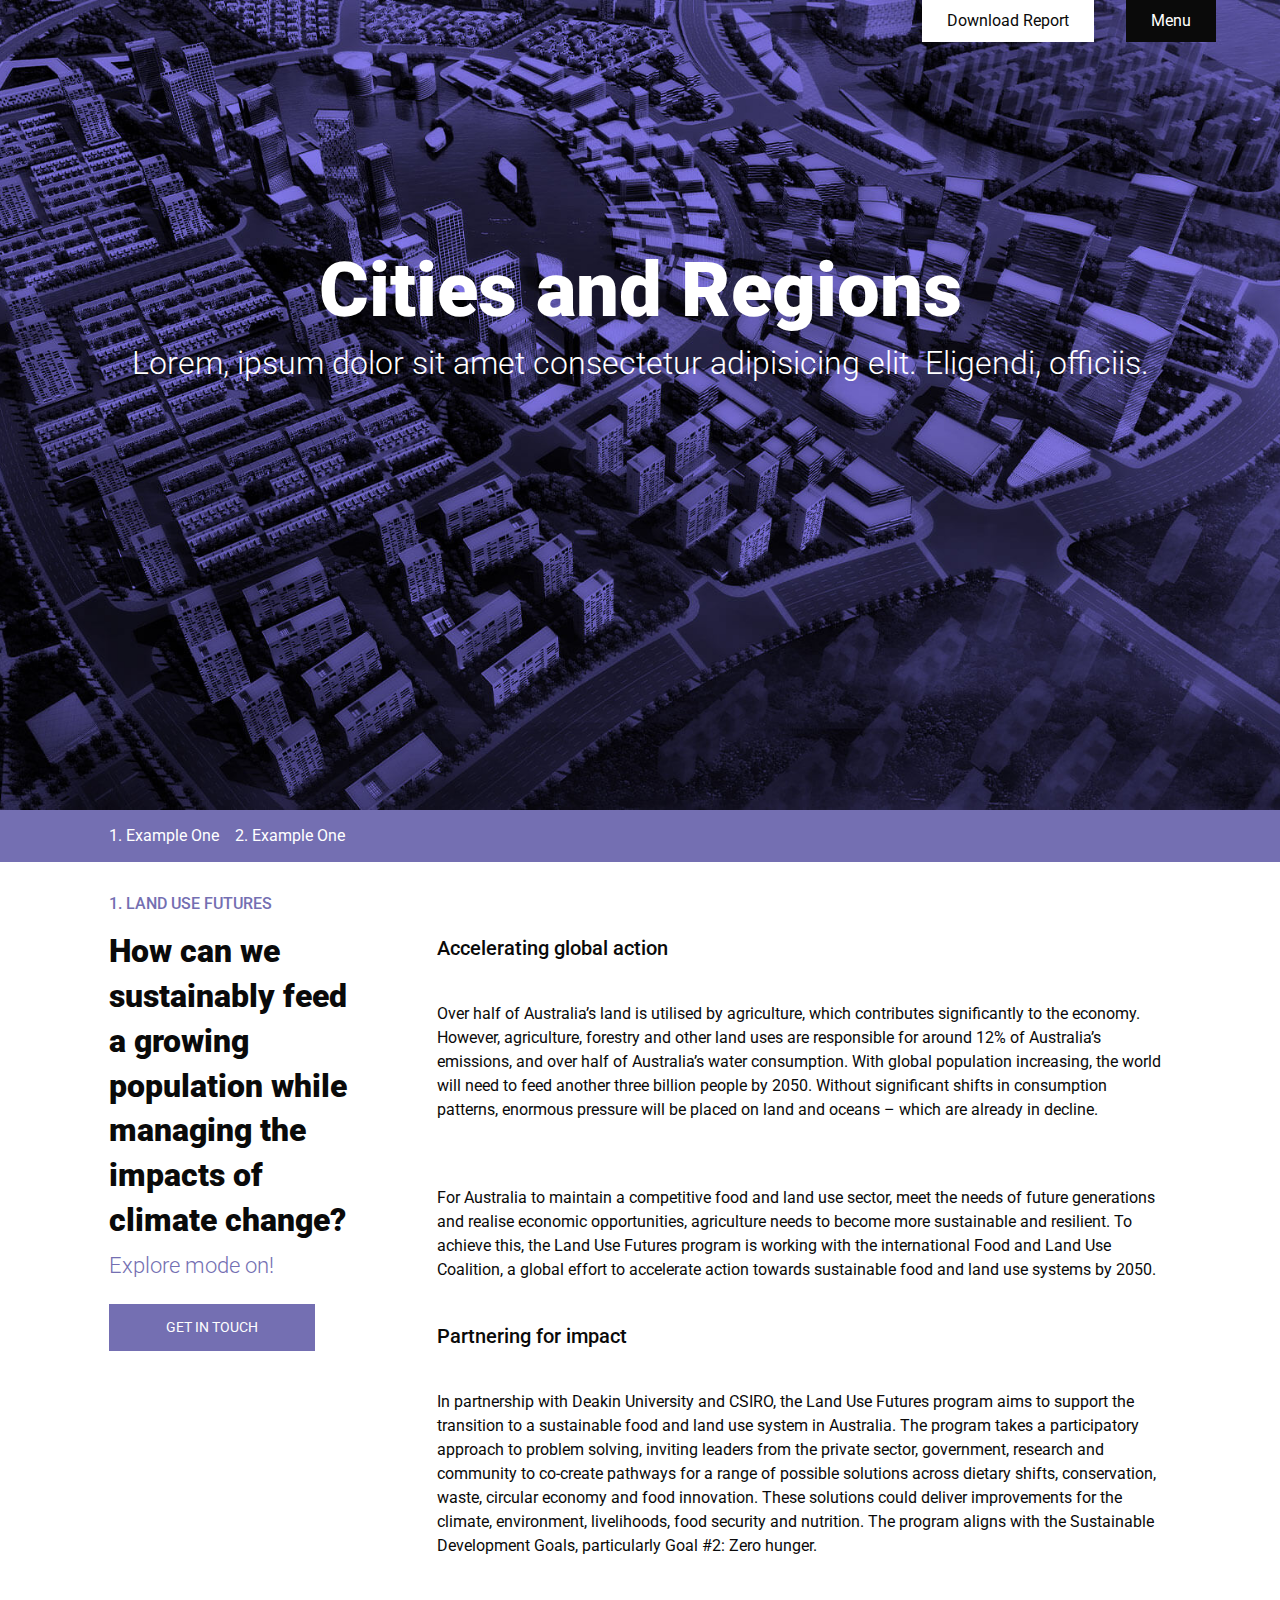
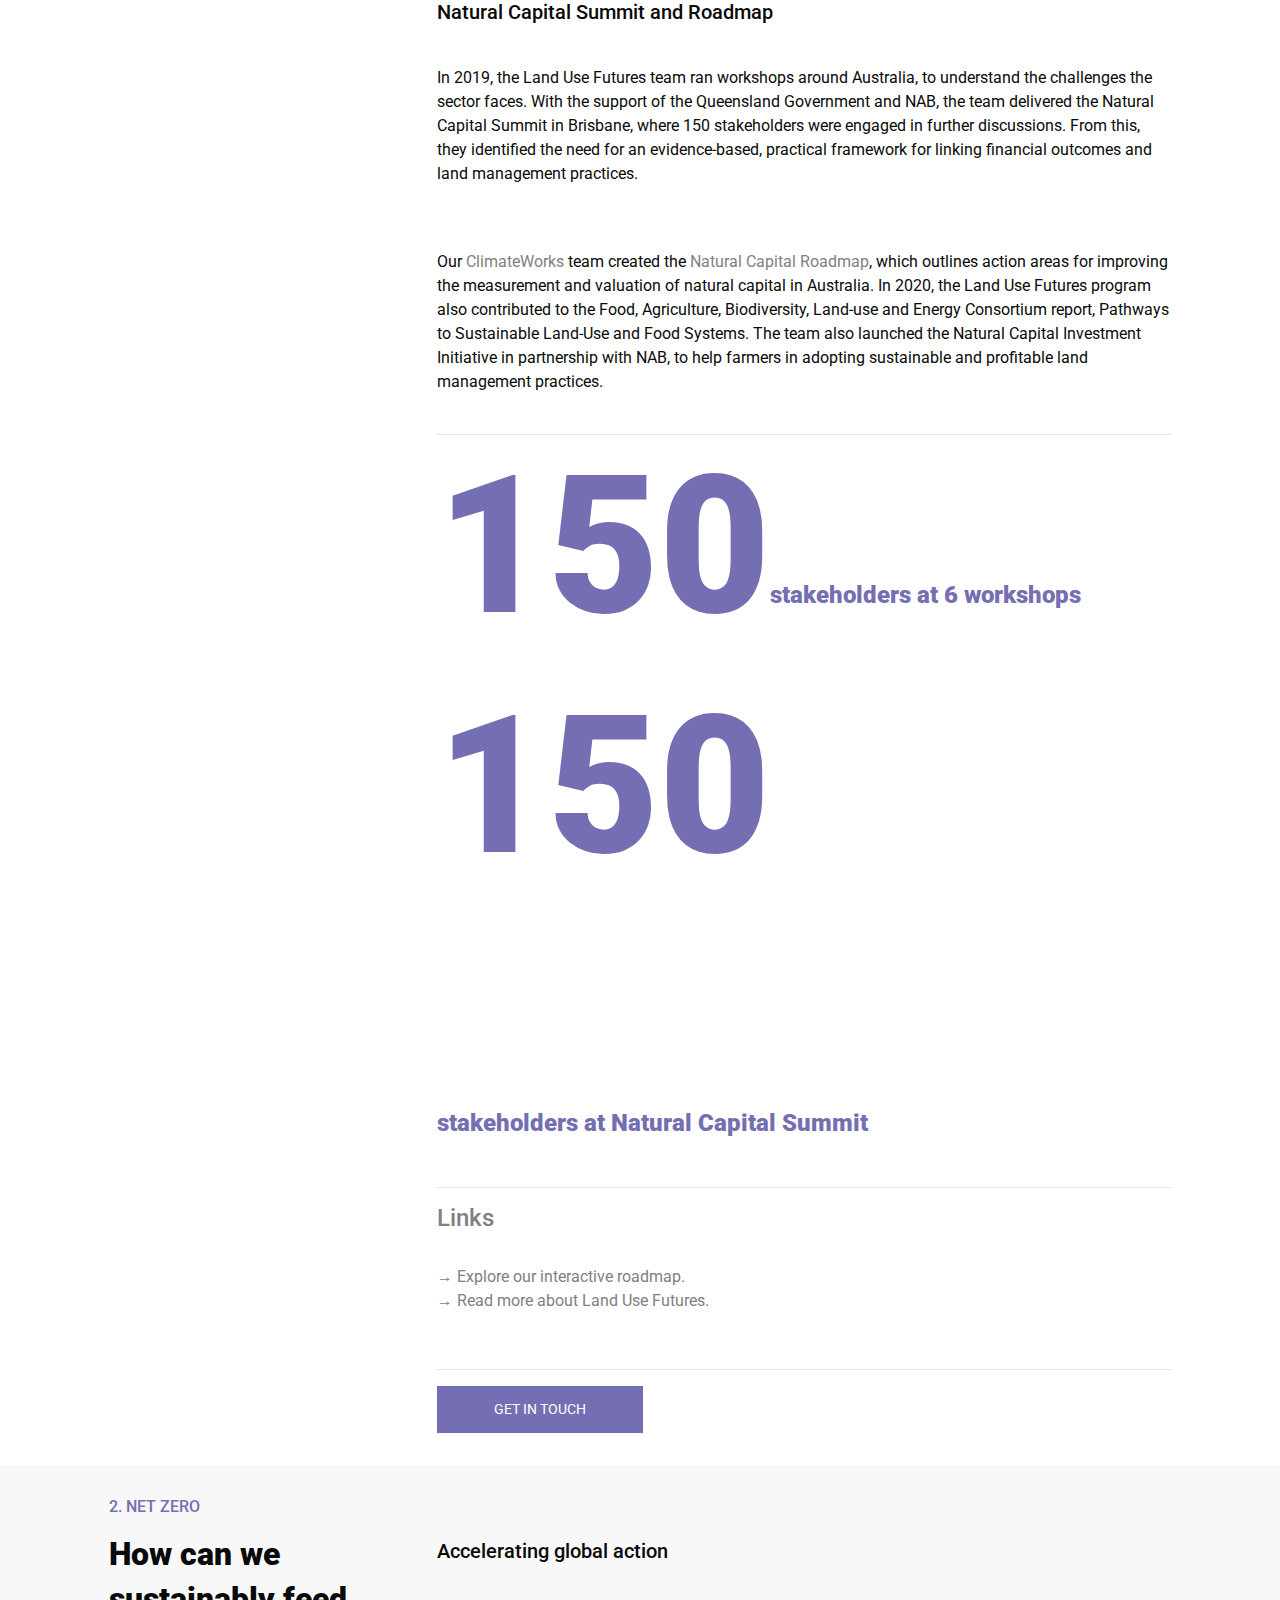
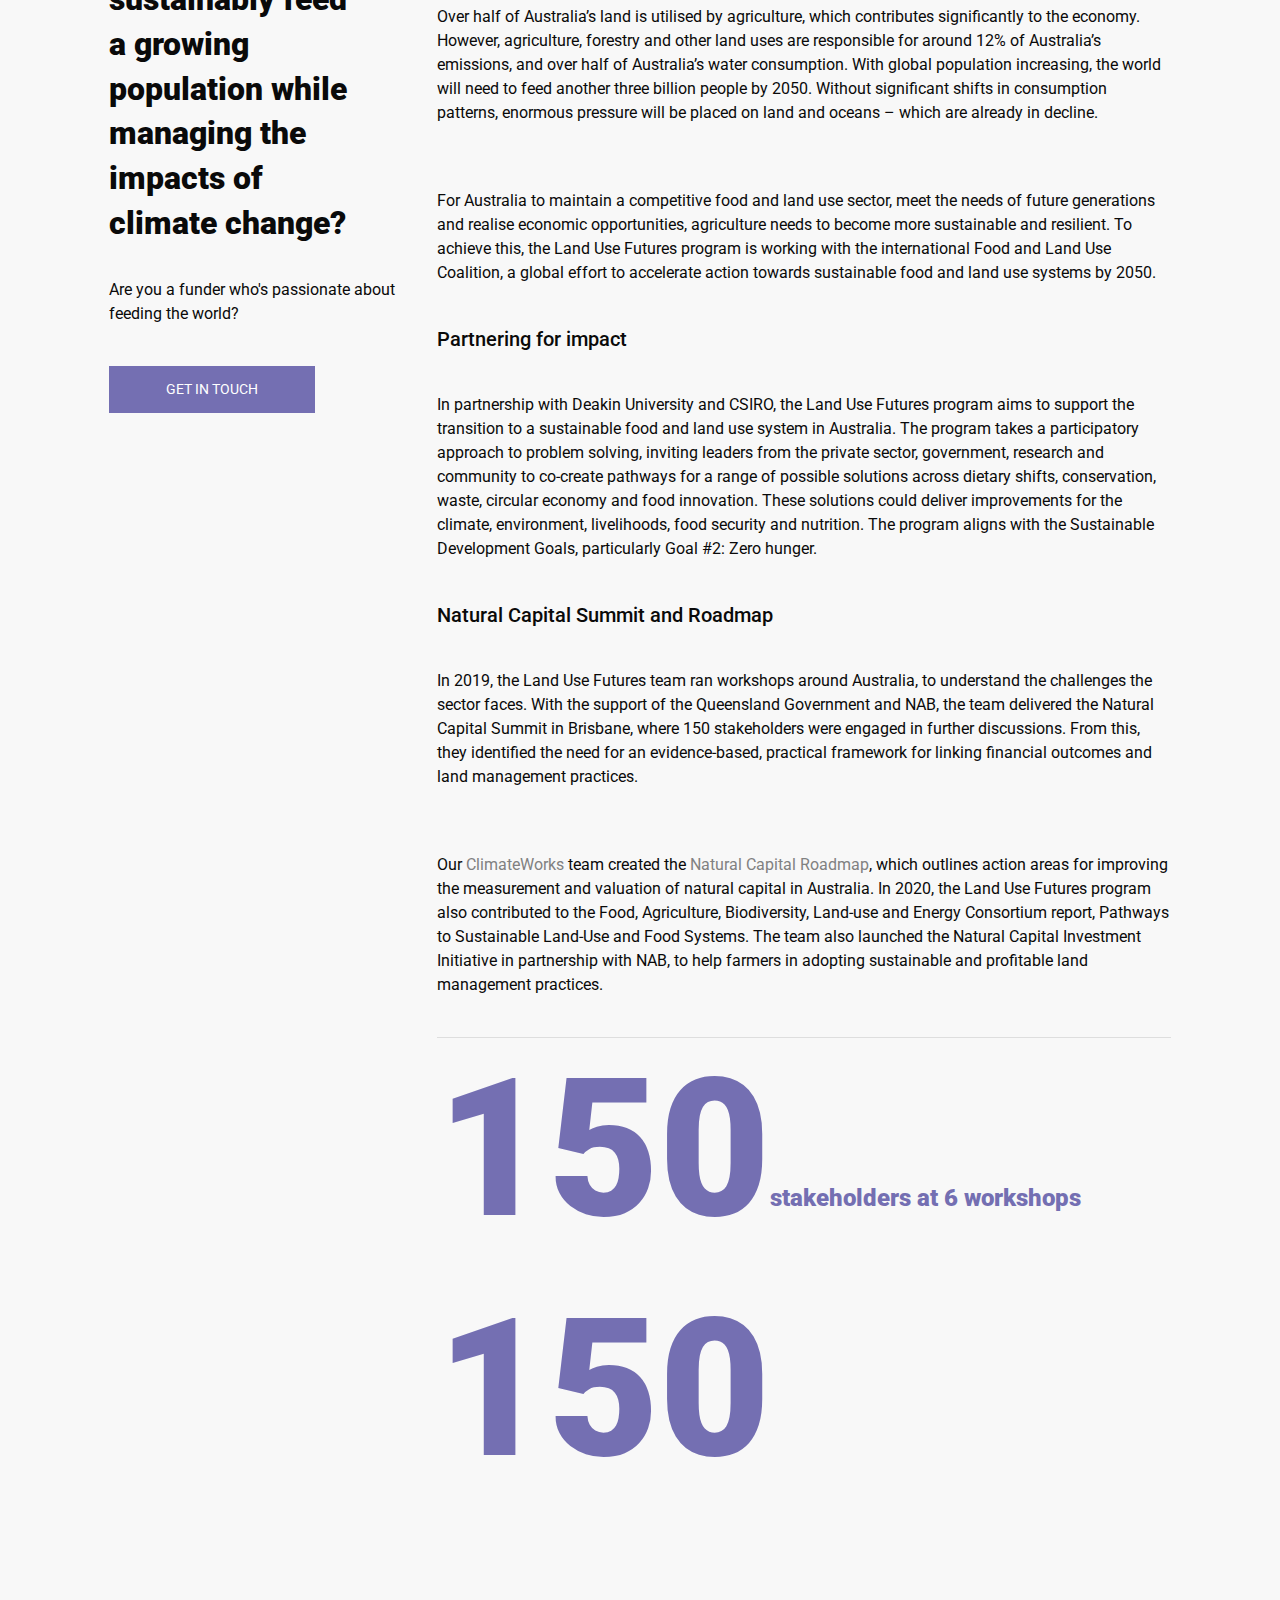
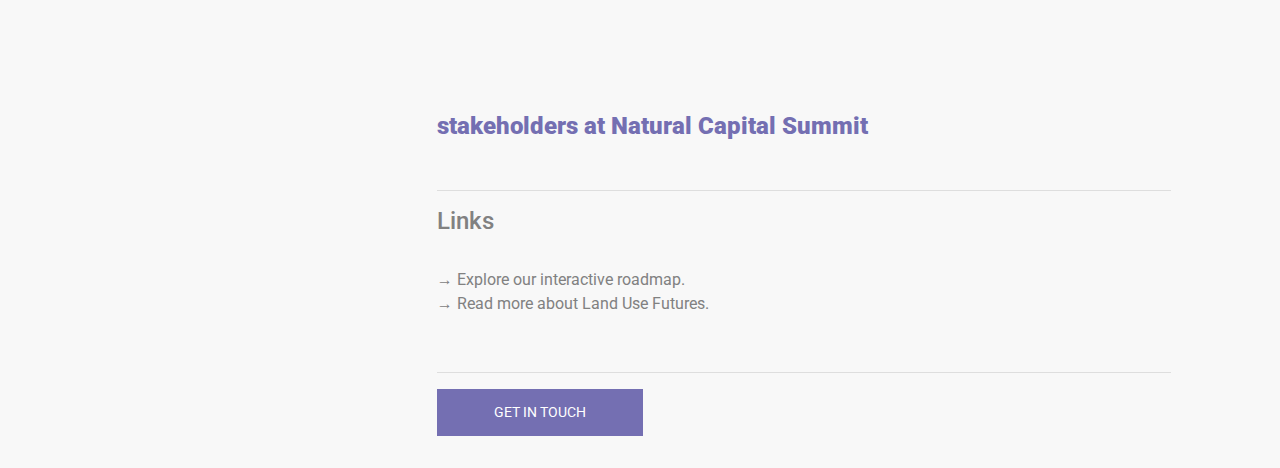
<file: cities.html>
<!DOCTYPE html>
<html lang="en">
  <head>
    <meta charset="UTF-8" />
    <meta name="viewport" content="width=device-width, initial-scale=1.0" />
    <title>Cities and Regions</title>
    <link
      rel="stylesheet"
      href="https://stackpath.bootstrapcdn.com/bootstrap/4.3.1/css/bootstrap.min.css"
    />
    <link
      href="https://fonts.googleapis.com/css2?family=Roboto:ital,wght@0,100;0,300;0,400;0,500;0,700;0,900;1,100;1,300;1,400;1,500;1,700;1,900&display=swap"
      rel="stylesheet"
    />
    <link
      rel="stylesheet"
      href="https://use.fontawesome.com/releases/v5.8.1/css/all.css"
      integrity="sha384-50oBUHEmvpQ+1lW4y57PTFmhCaXp0ML5d60M1M7uH2+nqUivzIebhndOJK28anvf"
      crossorigin="anonymous"
    />
    <link rel="stylesheet" type="text/css" href="css/cities.css" />
    <script
      src="https://code.jquery.com/jquery-3.5.1.slim.min.js"
      integrity="sha384-DfXdz2htPH0lsSSs5nCTpuj/zy4C+OGpamoFVy38MVBnE+IbbVYUew+OrCXaRkfj"
      crossorigin="anonymous"
    ></script>
    <script
      src="https://cdn.jsdelivr.net/npm/popper.js@1.16.0/dist/umd/popper.min.js"
      integrity="sha384-Q6E9RHvbIyZFJoft+2mJbHaEWldlvI9IOYy5n3zV9zzTtmI3UksdQRVvoxMfooAo"
      crossorigin="anonymous"
    ></script>
    <script
      src="https://stackpath.bootstrapcdn.com/bootstrap/4.5.0/js/bootstrap.min.js"
      integrity="sha384-OgVRvuATP1z7JjHLkuOU7Xw704+h835Lr+6QL9UvYjZE3Ipu6Tp75j7Bh/kR0JKI"
      crossorigin="anonymous"
    ></script>

  </head>
  <body>
    <div class="msdi-body">
      <div class="header">
        <div class="container-fluid">
          <div id="sideMenu" class="menu">
            <a href="javascript:void(0)" class="closebtn" onclick="closeMenu()"
              ><i class="fas fa-times"></i
              ></a>
              <a href="climate.html"><h4>Climate Action</h4></a>
              <a href="health.html"><h4>Environment and Health</h4></a>
              <a href="circular.html"><h4>Circular Economy</h4></a>
              <a href="cities.html"><h4>Cities and Regions</h4></a>
              <a href="leadership.html"><h4>Leadership for the SDGs</h4></a>
              <a href="inclusive.html"><h4>Inclusive Prosperity</h4></a>
              <a href="capacity.html"><h4>Building Capacity and Empowering Leaders</h4></a>
              <hr />
              <a href="about-us.html">About Us</a>
              <a href="awards.html">2020 Awards</a>
              <a href="publications.html">2020 Reports and Publications</a>
              <a href="events.html">2020 Events</a>
              <a href="partners.html">Partners and Funders</a>
              <a href="team.html">Our Team</a>
              <a href="#">Contact Us</a>
              <a href="index.html">Home</a>
          </div>

          <div class="row justify-content-end">
            <ul class="nav">
              <li>
                <button
                  class="btn-download regular-button-white"
                  type="submit"
                  onclick="window.open('file.doc')"
                >
                  <i class="fa fa-download"></i> Download Report
                </button>
              </li>
              <li>
                  <button class="btn-menu regular-button-black" onclick="openMenu()">
                    <i class="fa fa-bars" aria-hidden="true"></i> Menu
                  </button>
              </li>
            </ul>
          </div>
          <!--End Button Container-->
          <div class="row">
            <div class="col-12 text-center align-center center-box">
              <h1>
                Cities and Regions
              </h1>
              <div class="intro">
                Lorem, ipsum dolor sit amet consectetur adipisicing elit. Eligendi, officiis.
              </div>
            </div>
            <!--End Column-->
          </div>
          <div class="col-sm-0 col-md-0 col-lg-1"></div>
          <!--End Column-->
        </div>
        <!-- End row-->
      </div>
      <!--End Header-->
      <div class="row" id="navbar">
        <div class="col-sm-0 col-md-0 col-lg-1"></div>
        <div class="col-sm-12 col-md-12 col-lg-11 col-xl-11"> 
          <a class="nav-link" href="#LandUseFutures">1. Example One</a>
          <a class="nav-link" href="#NetZero">2. Example One</a>
        </div>
        <div class="col-sm-0 col-md-0 col-lg-1"></div>
      </div>

      <div class="white-container" id="exampleOne">
        <div class="row">
          <div class="col-sm-0 col-md-0 col-lg-1"></div>
          <div class="col-sm-12 col-md-12 col-lg-11 col-xl-11 story-title">
            1. Land Use Futures
          </div>
        </div>
        <!--End row-->
        <div class="row">
          <div class="col-sm-0 col-md-0 col-lg-1"></div>
          <div class="col-sm-12 col-md-12 col-lg-3 col-xl-3 aside">
            <!--Open aside-->
            <h2>
              How can we sustainably feed a growing population while managing
              the impacts of climate change?
            </h2>
            <div id="cta">
              <!-- Once a mode has been selected, a specific CTA will be generated here, replacing the default text below-->
              <p>Are you a funder who's passionate about feeding the world?</p>
            </div>
            <button class="cta-button">
              Get In Touch
            </button>
          </div>
          <!--Close aside-->
          <div class="col-sm-12 col-md-12 col-lg-7 col-xl-7">
            <!--Open article-->
            <h3>Accelerating global action</h3>
            <p>
              Over half of Australia’s land is utilised by agriculture, which
              contributes significantly to the economy. However, agriculture,
              forestry and other land uses are responsible for around 12% of
              Australia’s emissions, and over half of Australia’s water
              consumption. With global population increasing, the world will
              need to feed another three billion people by 2050. Without
              significant shifts in consumption patterns, enormous pressure will
              be placed on land and oceans – which are already in decline.
            </p>
            <p>
              For Australia to maintain a competitive food and land use sector,
              meet the needs of future generations and realise economic
              opportunities, agriculture needs to become more sustainable and
              resilient. To achieve this, the Land Use Futures program is
              working with the international Food and Land Use Coalition, a
              global effort to accelerate action towards sustainable food and
              land use systems by 2050.
            </p>
            <h3>Partnering for impact</h3>
            <p>
              In partnership with Deakin University and CSIRO, the Land Use
              Futures program aims to support the transition to a sustainable
              food and land use system in Australia. The program takes a
              participatory approach to problem solving, inviting leaders from
              the private sector, government, research and community to
              co-create pathways for a range of possible solutions across
              dietary shifts, conservation, waste, circular economy and food
              innovation. These solutions could deliver improvements for the
              climate, environment, livelihoods, food security and nutrition.
              The program aligns with the Sustainable Development Goals,
              particularly Goal #2: Zero hunger.
            </p>
            <h3>Natural Capital Summit and Roadmap</h3>
            <p>
              In 2019, the Land Use Futures team ran workshops around Australia,
              to understand the challenges the sector faces. With the support of
              the Queensland Government and NAB, the team delivered the Natural
              Capital Summit in Brisbane, where 150 stakeholders were engaged in
              further discussions. From this, they identified the need for an
              evidence-based, practical framework for linking financial outcomes
              and land management practices.
            </p>
            <p>
              Our
              <a href="https://www.climateworksaustralia.org/" target="_blank"
                >ClimateWorks</a
              >
              team created the
              <a
                href="https://www.climateworksaustralia.org/resource/land-use-futures-natural-capital-roadmap/"
                target="_blank"
                >Natural Capital Roadmap</a
              >, which outlines action areas for improving the measurement and
              valuation of natural capital in Australia. In 2020, the Land Use
              Futures program also contributed to the Food, Agriculture,
              Biodiversity, Land-use and Energy Consortium report, Pathways to
              Sustainable Land-Use and Food Systems. The team also launched the
              Natural Capital Investment Initiative in partnership with NAB, to
              help farmers in adopting sustainable and profitable land
              management practices.
            </p>
            <hr />
            <div class="row stat-captions">
                150 <span>stakeholders at 6 workshops</span>
            </div>
            <div class="row stat-captions">
            150 <span>stakeholders at Natural Capital Summit</span>
            </div>
            <div class="row">
              <div class="col">
                <hr />
                <h4>Links</h4>
                <p>
                  <a
                    href="https://www.climateworksaustralia.org/news/land-use-futures-launches-interactive-website-on-australias-land-use/"
                    target="_blank"
                    >&#8594 Explore our interactive roadmap.</a
                  ><br />
                  <a
                    href="https://www.climateworksaustralia.org/project/land-use-futures/"
                    target="_blank"
                    >&#8594 Read more about Land Use Futures.</a
                  >
                </p>
              </div>
            </div>

            <hr />
            <div class="row">
              <div class="col">
                <button class="cta-button">
                  Get In Touch
                </button>
              </div>
              </div>
            <div class="col-sm-1 col-md-1 col-lg-1 col-xl-1"></div>
          </div>
          <!--Close article-->
        </div>
        <!--End row-->
      </div>
      <!--Close container-->

      <div class="grey-container" id="exampleOne">
        <div class="row">
          <div class="col-sm-0 col-md-0 col-lg-1"></div>
          <div class="col-sm-12 col-md-12 col-lg-11 col-xl-11 story-title">
            2. Net Zero
          </div>
        </div>
        <!--End row-->
        <div class="row">
          <div class="col-sm-0 col-md-0 col-lg-1"></div>
          <div class="col-sm-12 col-md-12 col-lg-3 col-xl-3 aside">
            <!--Open aside-->
            <h2>
              How can we sustainably feed a growing population while managing
              the impacts of climate change?
            </h2>
            <div id="cta">
              <!-- Once a mode has been selected, a specific CTA will be generated here, replacing the default text below-->
              <p>Are you a funder who's passionate about feeding the world?</p>
            </div>
            <button class="cta-button bottom">
              Get In Touch
            </button>
          </div>
          <!--Close aside-->
          <div class="col-sm-12 col-md-12 col-lg-7 col-xl-7">
            <!--Open article-->
            <h3>Accelerating global action</h3>
            <p>
              Over half of Australia’s land is utilised by agriculture, which
              contributes significantly to the economy. However, agriculture,
              forestry and other land uses are responsible for around 12% of
              Australia’s emissions, and over half of Australia’s water
              consumption. With global population increasing, the world will
              need to feed another three billion people by 2050. Without
              significant shifts in consumption patterns, enormous pressure will
              be placed on land and oceans – which are already in decline.
            </p>
            <p>
              For Australia to maintain a competitive food and land use sector,
              meet the needs of future generations and realise economic
              opportunities, agriculture needs to become more sustainable and
              resilient. To achieve this, the Land Use Futures program is
              working with the international Food and Land Use Coalition, a
              global effort to accelerate action towards sustainable food and
              land use systems by 2050.
            </p>
            <h3>Partnering for impact</h3>
            <p>
              In partnership with Deakin University and CSIRO, the Land Use
              Futures program aims to support the transition to a sustainable
              food and land use system in Australia. The program takes a
              participatory approach to problem solving, inviting leaders from
              the private sector, government, research and community to
              co-create pathways for a range of possible solutions across
              dietary shifts, conservation, waste, circular economy and food
              innovation. These solutions could deliver improvements for the
              climate, environment, livelihoods, food security and nutrition.
              The program aligns with the Sustainable Development Goals,
              particularly Goal #2: Zero hunger.
            </p>
            <h3>Natural Capital Summit and Roadmap</h3>
            <p>
              In 2019, the Land Use Futures team ran workshops around Australia,
              to understand the challenges the sector faces. With the support of
              the Queensland Government and NAB, the team delivered the Natural
              Capital Summit in Brisbane, where 150 stakeholders were engaged in
              further discussions. From this, they identified the need for an
              evidence-based, practical framework for linking financial outcomes
              and land management practices.
            </p>
            <p>
              Our
              <a href="https://www.climateworksaustralia.org/" target="_blank"
                >ClimateWorks</a
              >
              team created the
              <a
                href="https://www.climateworksaustralia.org/resource/land-use-futures-natural-capital-roadmap/"
                target="_blank"
                >Natural Capital Roadmap</a
              >, which outlines action areas for improving the measurement and
              valuation of natural capital in Australia. In 2020, the Land Use
              Futures program also contributed to the Food, Agriculture,
              Biodiversity, Land-use and Energy Consortium report, Pathways to
              Sustainable Land-Use and Food Systems. The team also launched the
              Natural Capital Investment Initiative in partnership with NAB, to
              help farmers in adopting sustainable and profitable land
              management practices.
            </p>
            <hr />
            <div class="row stat-captions">
                150 <span>stakeholders at 6 workshops</span>
            </div>
            <div class="row stat-captions">
            150 <span>stakeholders at Natural Capital Summit</span>
            </div>
            <div class="row">
              <div class="col">
                <hr />
                <h4>Links</h4>
                <p>
                  <a
                    href="https://www.climateworksaustralia.org/news/land-use-futures-launches-interactive-website-on-australias-land-use/"
                    target="_blank"
                    >&#8594 Explore our interactive roadmap.</a
                  ><br />
                  <a
                    href="https://www.climateworksaustralia.org/project/land-use-futures/"
                    target="_blank"
                    >&#8594 Read more about Land Use Futures.</a
                  >
                </p>
              </div>
            </div>

            <hr />
            <div class="row">
              <div class="col">
                <button class="cta-button">
                  Get In Touch
                </button>
              </div>
              </div>
            <div class="col-sm-1 col-md-1 col-lg-1 col-xl-1"></div>
          </div>
          <!--Close article-->
        </div>
        <!--End row-->
      </div>
      <!--Close container-->
    <!--Close page-content-->
    <script src="js/darkmode.js"></script>

  </body>
</html>
</file>
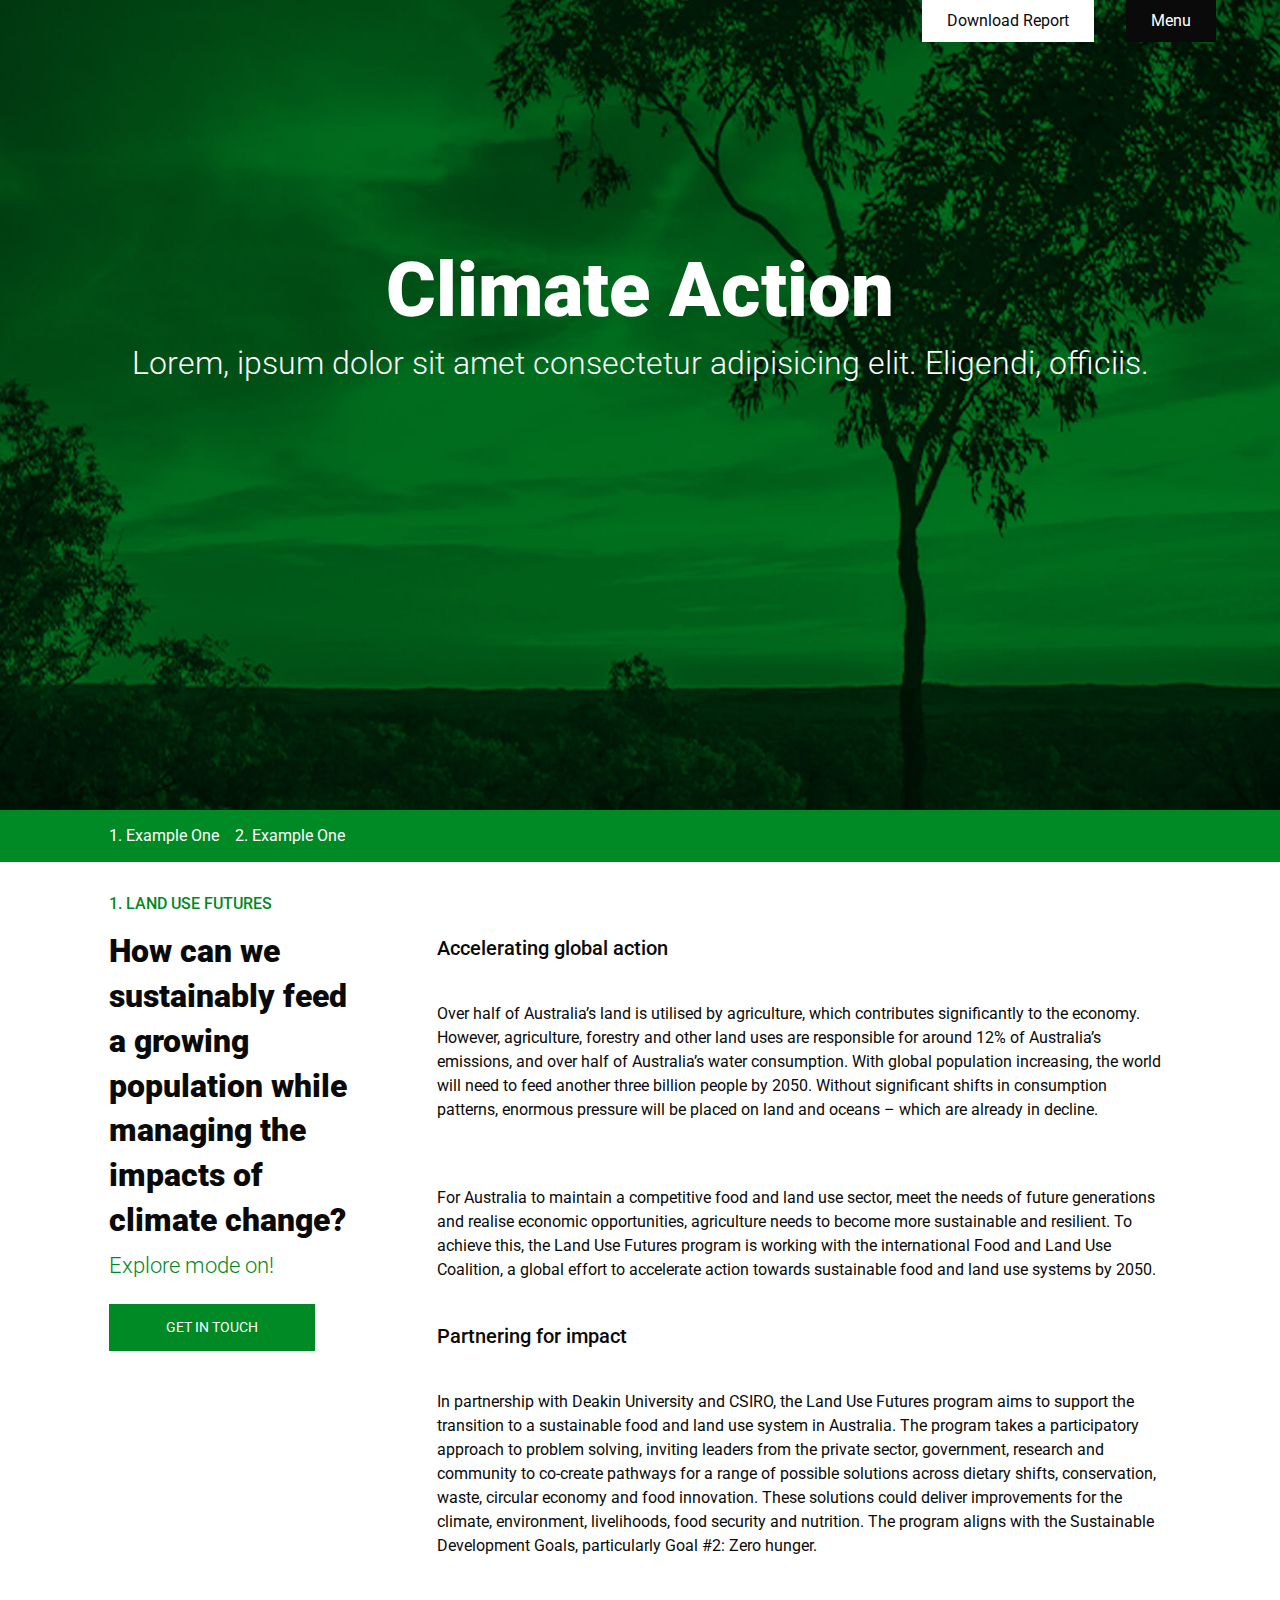
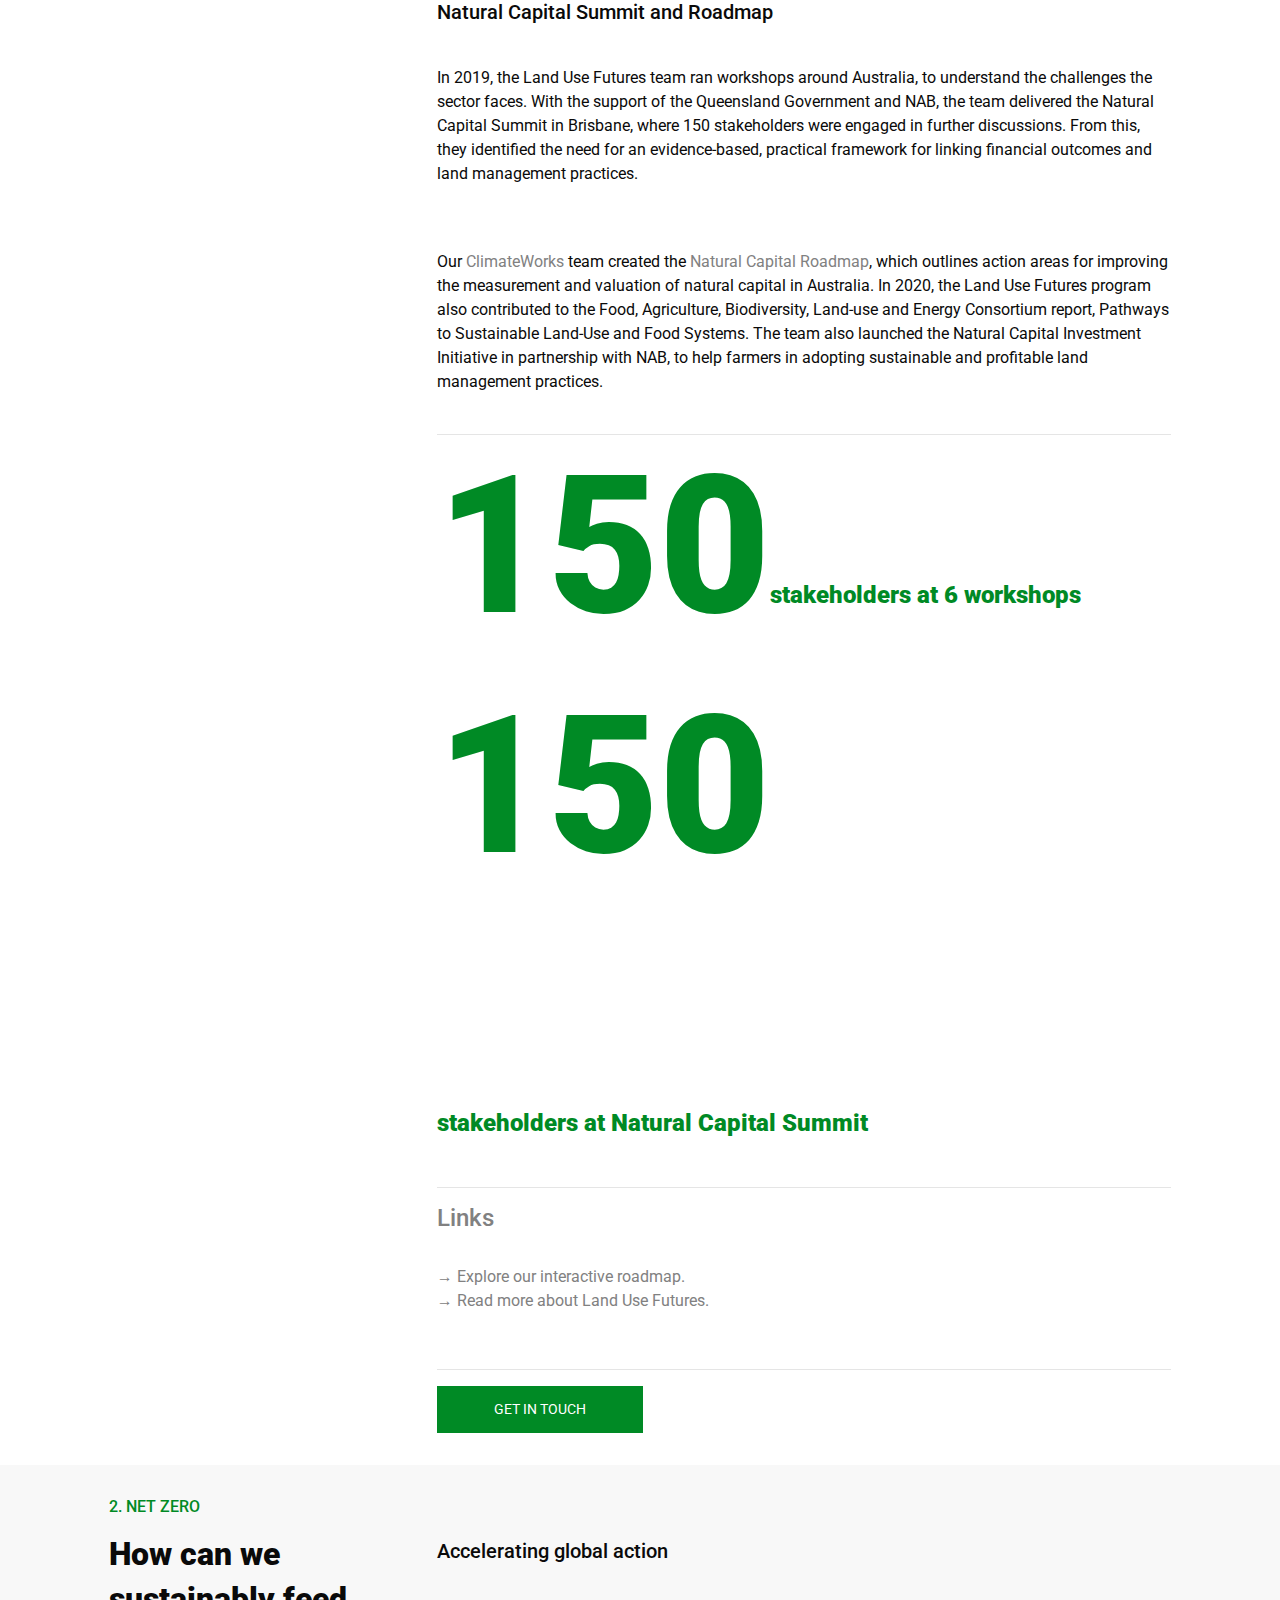
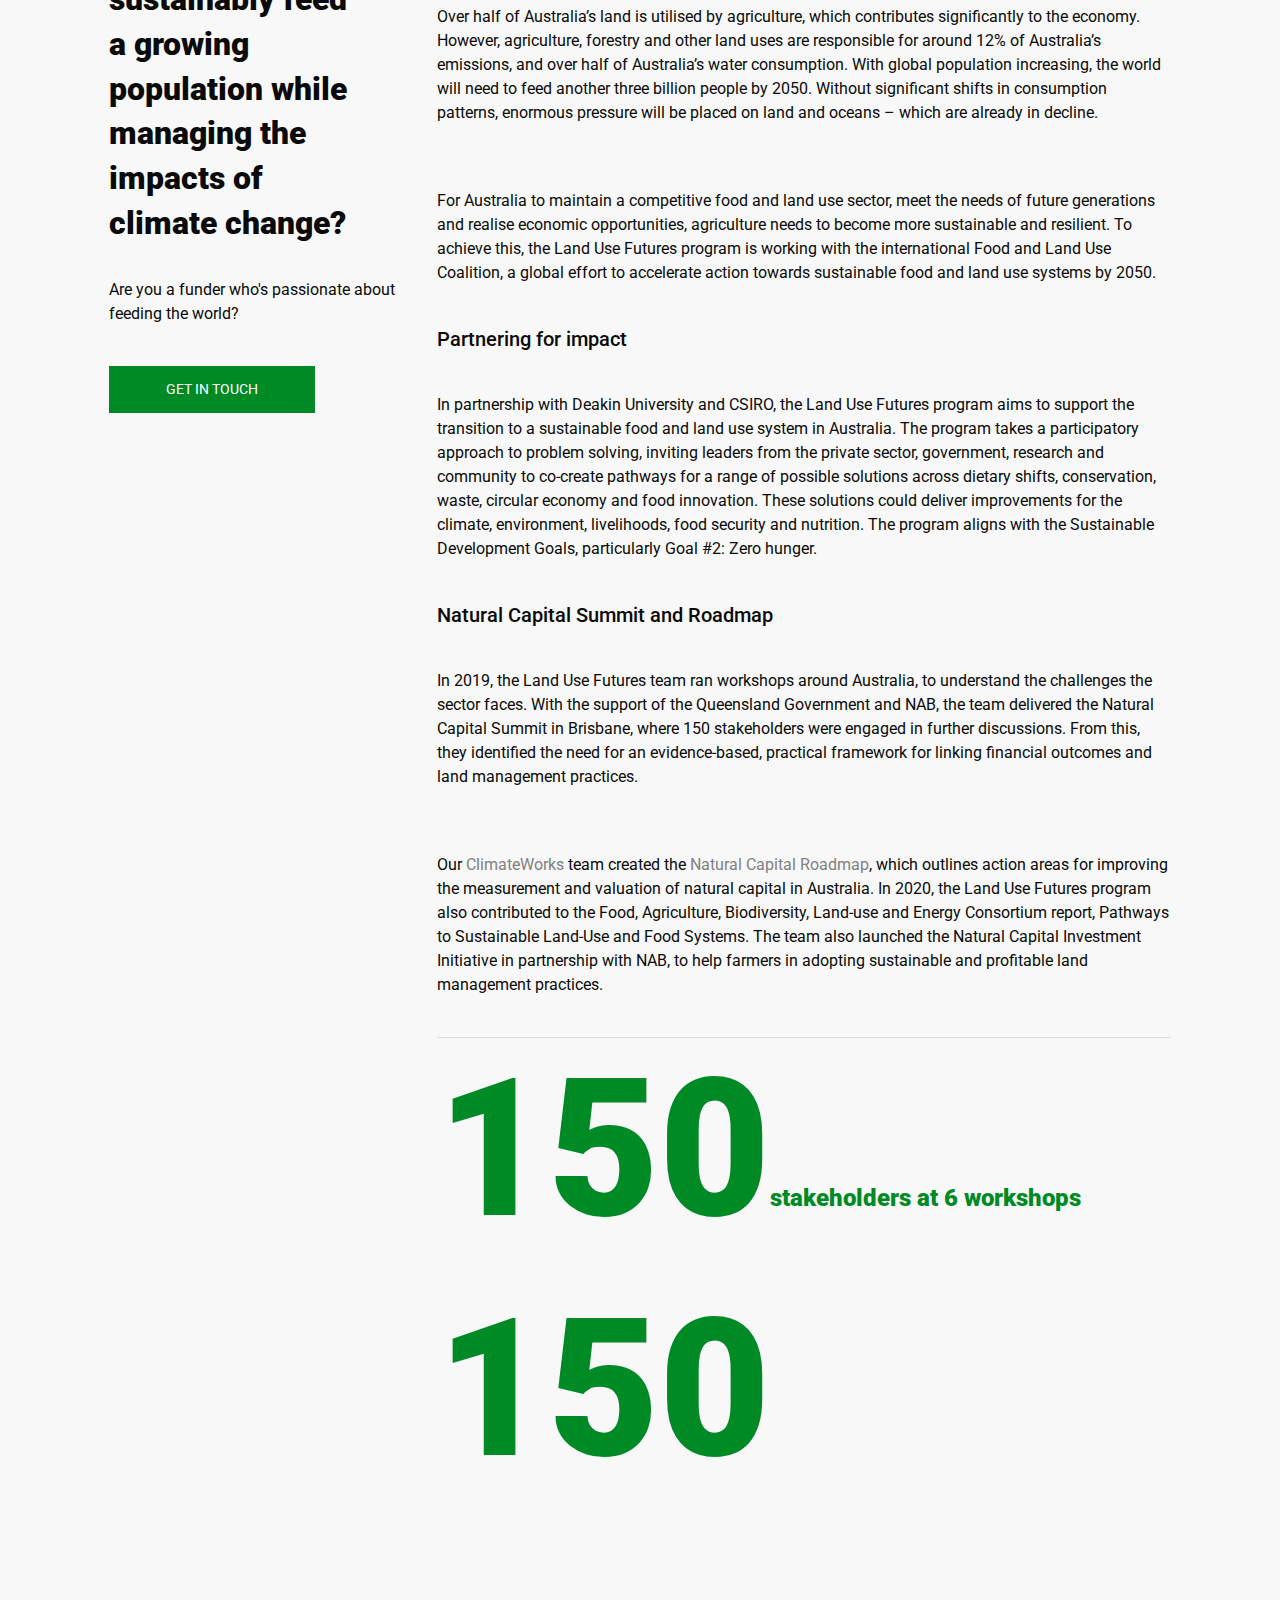
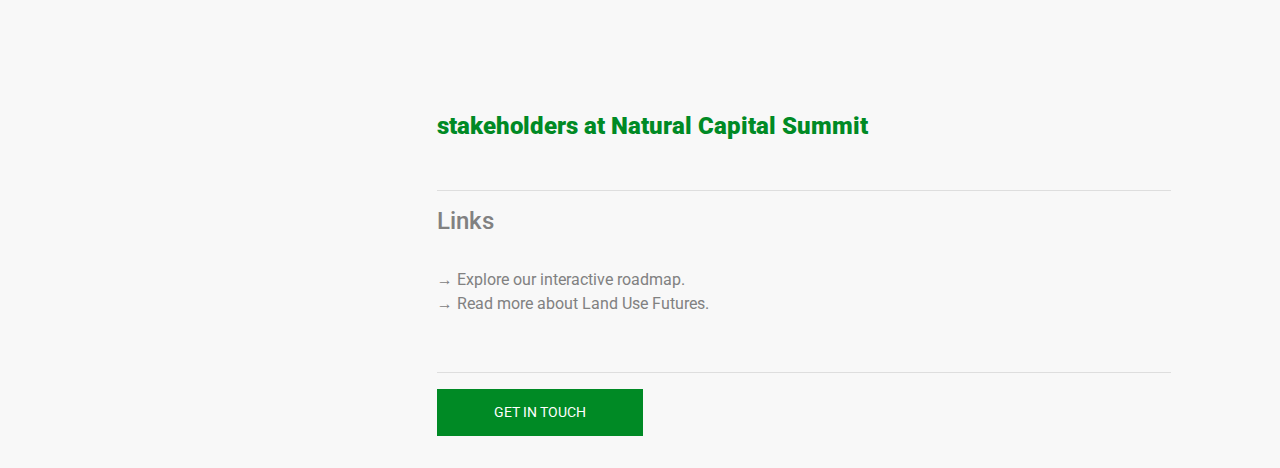
<file: climate.html>
<!DOCTYPE html>
<html lang="en">
  <head>
    <meta charset="UTF-8" />
    <meta name="viewport" content="width=device-width, initial-scale=1.0" />
    <title>Climate Action</title>
    <link
      rel="stylesheet"
      href="https://stackpath.bootstrapcdn.com/bootstrap/4.3.1/css/bootstrap.min.css"
    />
    <link
      href="https://fonts.googleapis.com/css2?family=Roboto:ital,wght@0,100;0,300;0,400;0,500;0,700;0,900;1,100;1,300;1,400;1,500;1,700;1,900&display=swap"
      rel="stylesheet"
    />
    <link
      rel="stylesheet"
      href="https://use.fontawesome.com/releases/v5.8.1/css/all.css"
      integrity="sha384-50oBUHEmvpQ+1lW4y57PTFmhCaXp0ML5d60M1M7uH2+nqUivzIebhndOJK28anvf"
      crossorigin="anonymous"
    />
    <link rel="stylesheet" type="text/css" href="css/climate.css" />
    <script
      src="https://code.jquery.com/jquery-3.5.1.slim.min.js"
      integrity="sha384-DfXdz2htPH0lsSSs5nCTpuj/zy4C+OGpamoFVy38MVBnE+IbbVYUew+OrCXaRkfj"
      crossorigin="anonymous"
    ></script>
    <script
      src="https://cdn.jsdelivr.net/npm/popper.js@1.16.0/dist/umd/popper.min.js"
      integrity="sha384-Q6E9RHvbIyZFJoft+2mJbHaEWldlvI9IOYy5n3zV9zzTtmI3UksdQRVvoxMfooAo"
      crossorigin="anonymous"
    ></script>
    <script
      src="https://stackpath.bootstrapcdn.com/bootstrap/4.5.0/js/bootstrap.min.js"
      integrity="sha384-OgVRvuATP1z7JjHLkuOU7Xw704+h835Lr+6QL9UvYjZE3Ipu6Tp75j7Bh/kR0JKI"
      crossorigin="anonymous"
    ></script>

  </head>
  <body>
    <div class="msdi-body">
      <div class="header">
        <div class="container-fluid">
          <div id="sideMenu" class="menu">
            <a href="javascript:void(0)" class="closebtn" onclick="closeMenu()"
              ><i class="fas fa-times"></i
              ></a>
              <a href="climate.html"><h4>Climate Action</h4></a>
              <a href="health.html"><h4>Environment and Health</h4></a>
              <a href="circular.html"><h4>Circular Economy</h4></a>
              <a href="cities.html"><h4>Cities and Regions</h4></a>
              <a href="leadership.html"><h4>Leadership for the SDGs</h4></a>
              <a href="inclusive.html"><h4>Inclusive Prosperity</h4></a>
              <a href="capacity.html"><h4>Building Capacity and Empowering Leaders</h4></a>
              <hr />
              <a href="about-us.html">About Us</a>
              <a href="awards.html">2020 Awards</a>
              <a href="publications.html">2020 Reports and Publications</a>
              <a href="events.html">2020 Events</a>
              <a href="partners.html">Partners and Funders</a>
              <a href="team.html">Our Team</a>
              <a href="#">Contact Us</a>
              <a href="index.html">Home</a>
          </div>

          <div class="row justify-content-end">
            <ul class="nav">
              <li>
                <button
                  class="btn-download regular-button-white"
                  type="submit"
                  onclick="window.open('file.doc')"
                >
                  <i class="fa fa-download"></i> Download Report
                </button>
              </li>
              <li>
                  <button class="btn-menu regular-button-black" onclick="openMenu()">
                    <i class="fa fa-bars" aria-hidden="true"></i> Menu
                  </button>
              </li>
            </ul>
          </div>
          <!--End Button Container-->
          <div class="row">
            <div class="col-12 text-center align-center center-box">
              <h1>
                Climate Action
              </h1>
              <div class="intro">
                Lorem, ipsum dolor sit amet consectetur adipisicing elit. Eligendi, officiis.
              </div>
            </div>
            <!--End Column-->
          </div>
          <div class="col-sm-0 col-md-0 col-lg-1"></div>
          <!--End Column-->
        </div>
        <!-- End row-->
      </div>
      <!--End Header-->
      <div class="row" id="navbar">
        <div class="col-sm-0 col-md-0 col-lg-1"></div>
        <div class="col-sm-12 col-md-12 col-lg-11 col-xl-11"> 
          <a class="nav-link" href="#LandUseFutures">1. Example One</a>
          <a class="nav-link" href="#NetZero">2. Example One</a>
        </div>
        <div class="col-sm-0 col-md-0 col-lg-1"></div>
      </div>

      <div class="white-container" id="exampleOne">
        <div class="row">
          <div class="col-sm-0 col-md-0 col-lg-1"></div>
          <div class="col-sm-12 col-md-12 col-lg-11 col-xl-11 story-title">
            1. Land Use Futures
          </div>
        </div>
        <!--End row-->
        <div class="row">
          <div class="col-sm-0 col-md-0 col-lg-1"></div>
          <div class="col-sm-12 col-md-12 col-lg-3 col-xl-3 aside">
            <!--Open aside-->
            <h2>
              How can we sustainably feed a growing population while managing
              the impacts of climate change?
            </h2>
            <div id="cta">
              <!-- Once a mode has been selected, a specific CTA will be generated here, replacing the default text below-->
              <p>Are you a funder who's passionate about feeding the world?</p>
            </div>
            <button class="cta-button">
              Get In Touch
            </button>
          </div>
          <!--Close aside-->
          <div class="col-sm-12 col-md-12 col-lg-7 col-xl-7">
            <!--Open article-->
            <h3>Accelerating global action</h3>
            <p>
              Over half of Australia’s land is utilised by agriculture, which
              contributes significantly to the economy. However, agriculture,
              forestry and other land uses are responsible for around 12% of
              Australia’s emissions, and over half of Australia’s water
              consumption. With global population increasing, the world will
              need to feed another three billion people by 2050. Without
              significant shifts in consumption patterns, enormous pressure will
              be placed on land and oceans – which are already in decline.
            </p>
            <p>
              For Australia to maintain a competitive food and land use sector,
              meet the needs of future generations and realise economic
              opportunities, agriculture needs to become more sustainable and
              resilient. To achieve this, the Land Use Futures program is
              working with the international Food and Land Use Coalition, a
              global effort to accelerate action towards sustainable food and
              land use systems by 2050.
            </p>
            <h3>Partnering for impact</h3>
            <p>
              In partnership with Deakin University and CSIRO, the Land Use
              Futures program aims to support the transition to a sustainable
              food and land use system in Australia. The program takes a
              participatory approach to problem solving, inviting leaders from
              the private sector, government, research and community to
              co-create pathways for a range of possible solutions across
              dietary shifts, conservation, waste, circular economy and food
              innovation. These solutions could deliver improvements for the
              climate, environment, livelihoods, food security and nutrition.
              The program aligns with the Sustainable Development Goals,
              particularly Goal #2: Zero hunger.
            </p>
            <h3>Natural Capital Summit and Roadmap</h3>
            <p>
              In 2019, the Land Use Futures team ran workshops around Australia,
              to understand the challenges the sector faces. With the support of
              the Queensland Government and NAB, the team delivered the Natural
              Capital Summit in Brisbane, where 150 stakeholders were engaged in
              further discussions. From this, they identified the need for an
              evidence-based, practical framework for linking financial outcomes
              and land management practices.
            </p>
            <p>
              Our
              <a href="https://www.climateworksaustralia.org/" target="_blank"
                >ClimateWorks</a
              >
              team created the
              <a
                href="https://www.climateworksaustralia.org/resource/land-use-futures-natural-capital-roadmap/"
                target="_blank"
                >Natural Capital Roadmap</a
              >, which outlines action areas for improving the measurement and
              valuation of natural capital in Australia. In 2020, the Land Use
              Futures program also contributed to the Food, Agriculture,
              Biodiversity, Land-use and Energy Consortium report, Pathways to
              Sustainable Land-Use and Food Systems. The team also launched the
              Natural Capital Investment Initiative in partnership with NAB, to
              help farmers in adopting sustainable and profitable land
              management practices.
            </p>
            <hr />
            <div class="row stat-captions">
                150 <span>stakeholders at 6 workshops</span>
            </div>
            <div class="row stat-captions">
            150 <span>stakeholders at Natural Capital Summit</span>
            </div>
            <div class="row">
              <div class="col">
                <hr />
                <h4>Links</h4>
                <p>
                  <a
                    href="https://www.climateworksaustralia.org/news/land-use-futures-launches-interactive-website-on-australias-land-use/"
                    target="_blank"
                    >&#8594 Explore our interactive roadmap.</a
                  ><br />
                  <a
                    href="https://www.climateworksaustralia.org/project/land-use-futures/"
                    target="_blank"
                    >&#8594 Read more about Land Use Futures.</a
                  >
                </p>
              </div>
            </div>

            <hr />
            <div class="row">
              <div class="col">
                <button class="cta-button">
                  Get In Touch
                </button>
              </div>
              </div>
            <div class="col-sm-1 col-md-1 col-lg-1 col-xl-1"></div>
          </div>
          <!--Close article-->
        </div>
        <!--End row-->
      </div>
      <!--Close container-->

      <div class="grey-container" id="exampleOne">
        <div class="row">
          <div class="col-sm-0 col-md-0 col-lg-1"></div>
          <div class="col-sm-12 col-md-12 col-lg-11 col-xl-11 story-title">
            2. Net Zero
          </div>
        </div>
        <!--End row-->
        <div class="row">
          <div class="col-sm-0 col-md-0 col-lg-1"></div>
          <div class="col-sm-12 col-md-12 col-lg-3 col-xl-3 aside">
            <!--Open aside-->
            <h2>
              How can we sustainably feed a growing population while managing
              the impacts of climate change?
            </h2>
            <div id="cta">
              <!-- Once a mode has been selected, a specific CTA will be generated here, replacing the default text below-->
              <p>Are you a funder who's passionate about feeding the world?</p>
            </div>
            <button class="cta-button bottom">
              Get In Touch
            </button>
          </div>
          <!--Close aside-->
          <div class="col-sm-12 col-md-12 col-lg-7 col-xl-7">
            <!--Open article-->
            <h3>Accelerating global action</h3>
            <p>
              Over half of Australia’s land is utilised by agriculture, which
              contributes significantly to the economy. However, agriculture,
              forestry and other land uses are responsible for around 12% of
              Australia’s emissions, and over half of Australia’s water
              consumption. With global population increasing, the world will
              need to feed another three billion people by 2050. Without
              significant shifts in consumption patterns, enormous pressure will
              be placed on land and oceans – which are already in decline.
            </p>
            <p>
              For Australia to maintain a competitive food and land use sector,
              meet the needs of future generations and realise economic
              opportunities, agriculture needs to become more sustainable and
              resilient. To achieve this, the Land Use Futures program is
              working with the international Food and Land Use Coalition, a
              global effort to accelerate action towards sustainable food and
              land use systems by 2050.
            </p>
            <h3>Partnering for impact</h3>
            <p>
              In partnership with Deakin University and CSIRO, the Land Use
              Futures program aims to support the transition to a sustainable
              food and land use system in Australia. The program takes a
              participatory approach to problem solving, inviting leaders from
              the private sector, government, research and community to
              co-create pathways for a range of possible solutions across
              dietary shifts, conservation, waste, circular economy and food
              innovation. These solutions could deliver improvements for the
              climate, environment, livelihoods, food security and nutrition.
              The program aligns with the Sustainable Development Goals,
              particularly Goal #2: Zero hunger.
            </p>
            <h3>Natural Capital Summit and Roadmap</h3>
            <p>
              In 2019, the Land Use Futures team ran workshops around Australia,
              to understand the challenges the sector faces. With the support of
              the Queensland Government and NAB, the team delivered the Natural
              Capital Summit in Brisbane, where 150 stakeholders were engaged in
              further discussions. From this, they identified the need for an
              evidence-based, practical framework for linking financial outcomes
              and land management practices.
            </p>
            <p>
              Our
              <a href="https://www.climateworksaustralia.org/" target="_blank"
                >ClimateWorks</a
              >
              team created the
              <a
                href="https://www.climateworksaustralia.org/resource/land-use-futures-natural-capital-roadmap/"
                target="_blank"
                >Natural Capital Roadmap</a
              >, which outlines action areas for improving the measurement and
              valuation of natural capital in Australia. In 2020, the Land Use
              Futures program also contributed to the Food, Agriculture,
              Biodiversity, Land-use and Energy Consortium report, Pathways to
              Sustainable Land-Use and Food Systems. The team also launched the
              Natural Capital Investment Initiative in partnership with NAB, to
              help farmers in adopting sustainable and profitable land
              management practices.
            </p>
            <hr />
            <div class="row stat-captions">
                150 <span>stakeholders at 6 workshops</span>
            </div>
            <div class="row stat-captions">
            150 <span>stakeholders at Natural Capital Summit</span>
            </div>
            <div class="row">
              <div class="col">
                <hr />
                <h4>Links</h4>
                <p>
                  <a
                    href="https://www.climateworksaustralia.org/news/land-use-futures-launches-interactive-website-on-australias-land-use/"
                    target="_blank"
                    >&#8594 Explore our interactive roadmap.</a
                  ><br />
                  <a
                    href="https://www.climateworksaustralia.org/project/land-use-futures/"
                    target="_blank"
                    >&#8594 Read more about Land Use Futures.</a
                  >
                </p>
              </div>
            </div>

            <hr />
            <div class="row">
              <div class="col">
                <button class="cta-button">
                  Get In Touch
                </button>
              </div>
              </div>
            <div class="col-sm-1 col-md-1 col-lg-1 col-xl-1"></div>
          </div>
          <!--Close article-->
        </div>
        <!--End row-->
      </div>
      <!--Close container-->
    <!--Close page-content-->
    <script src="js/darkmode.js"></script>

  </body>
</html>
</file>
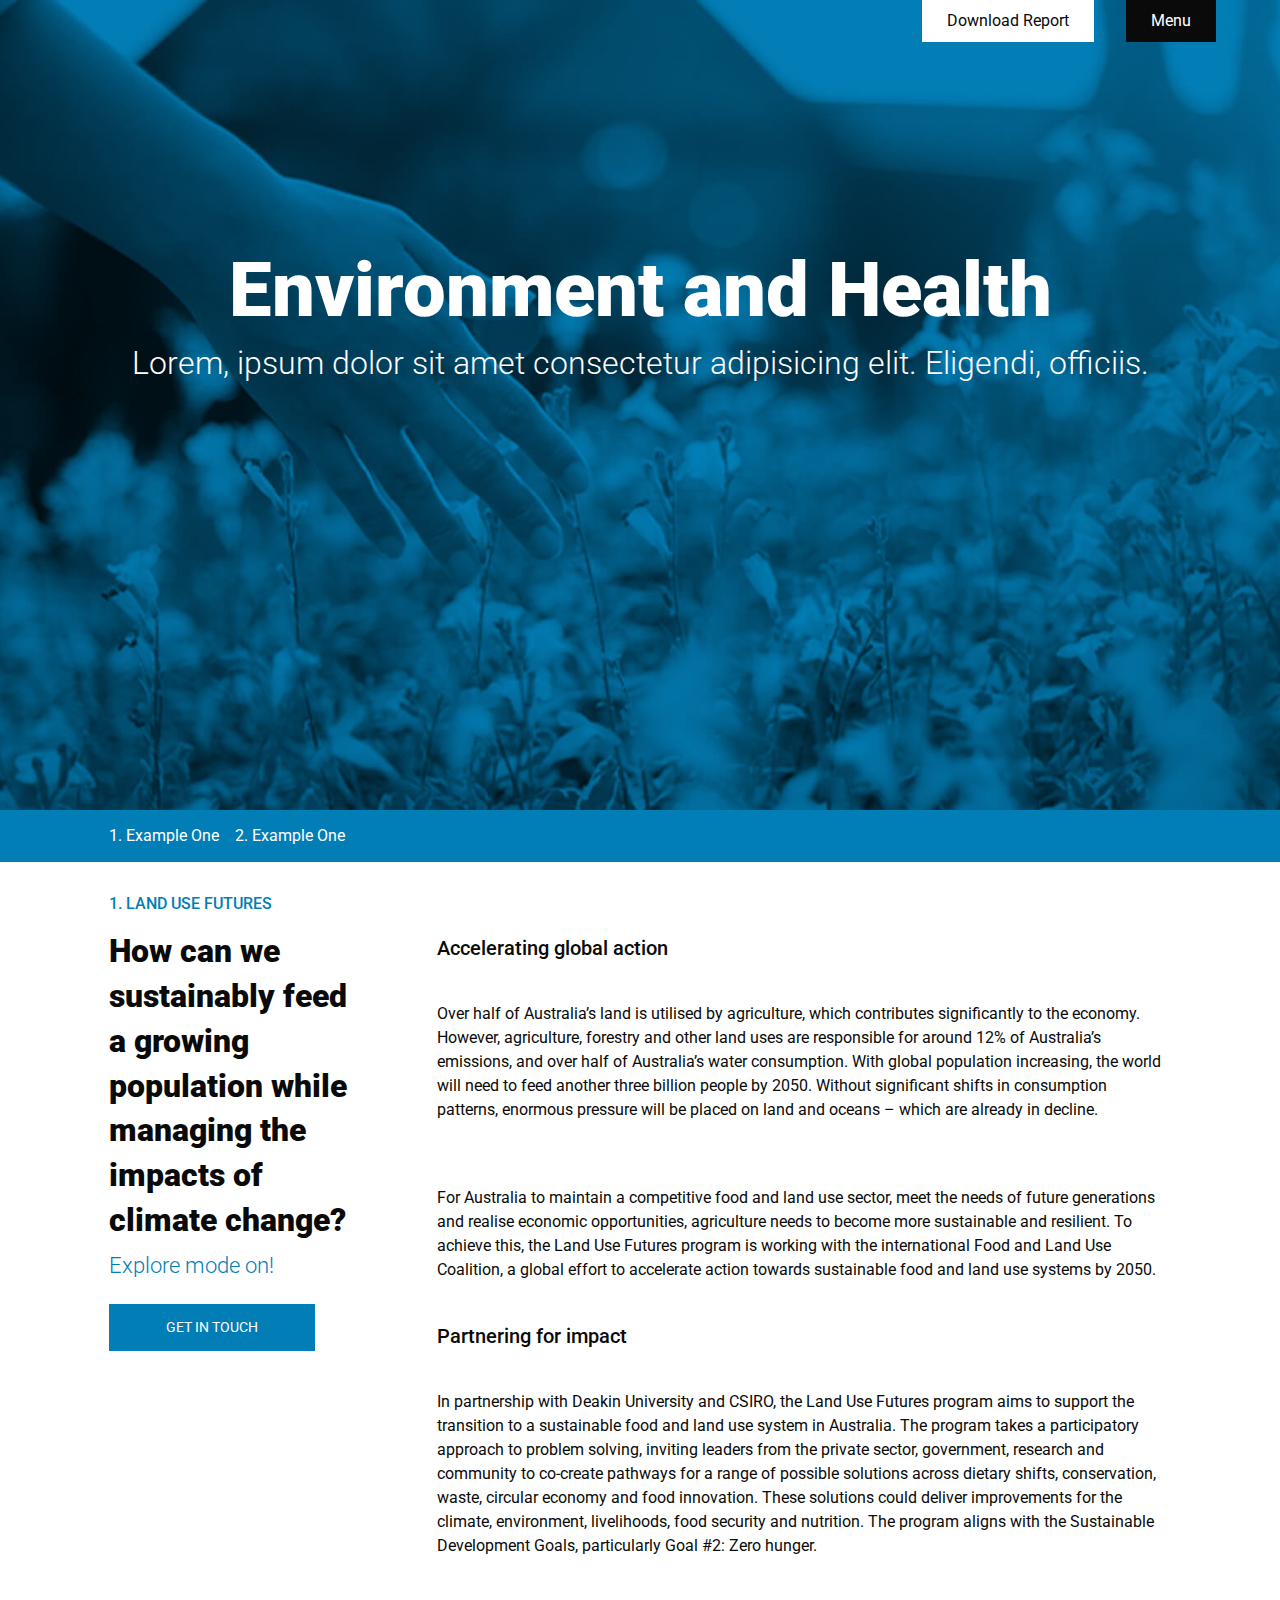
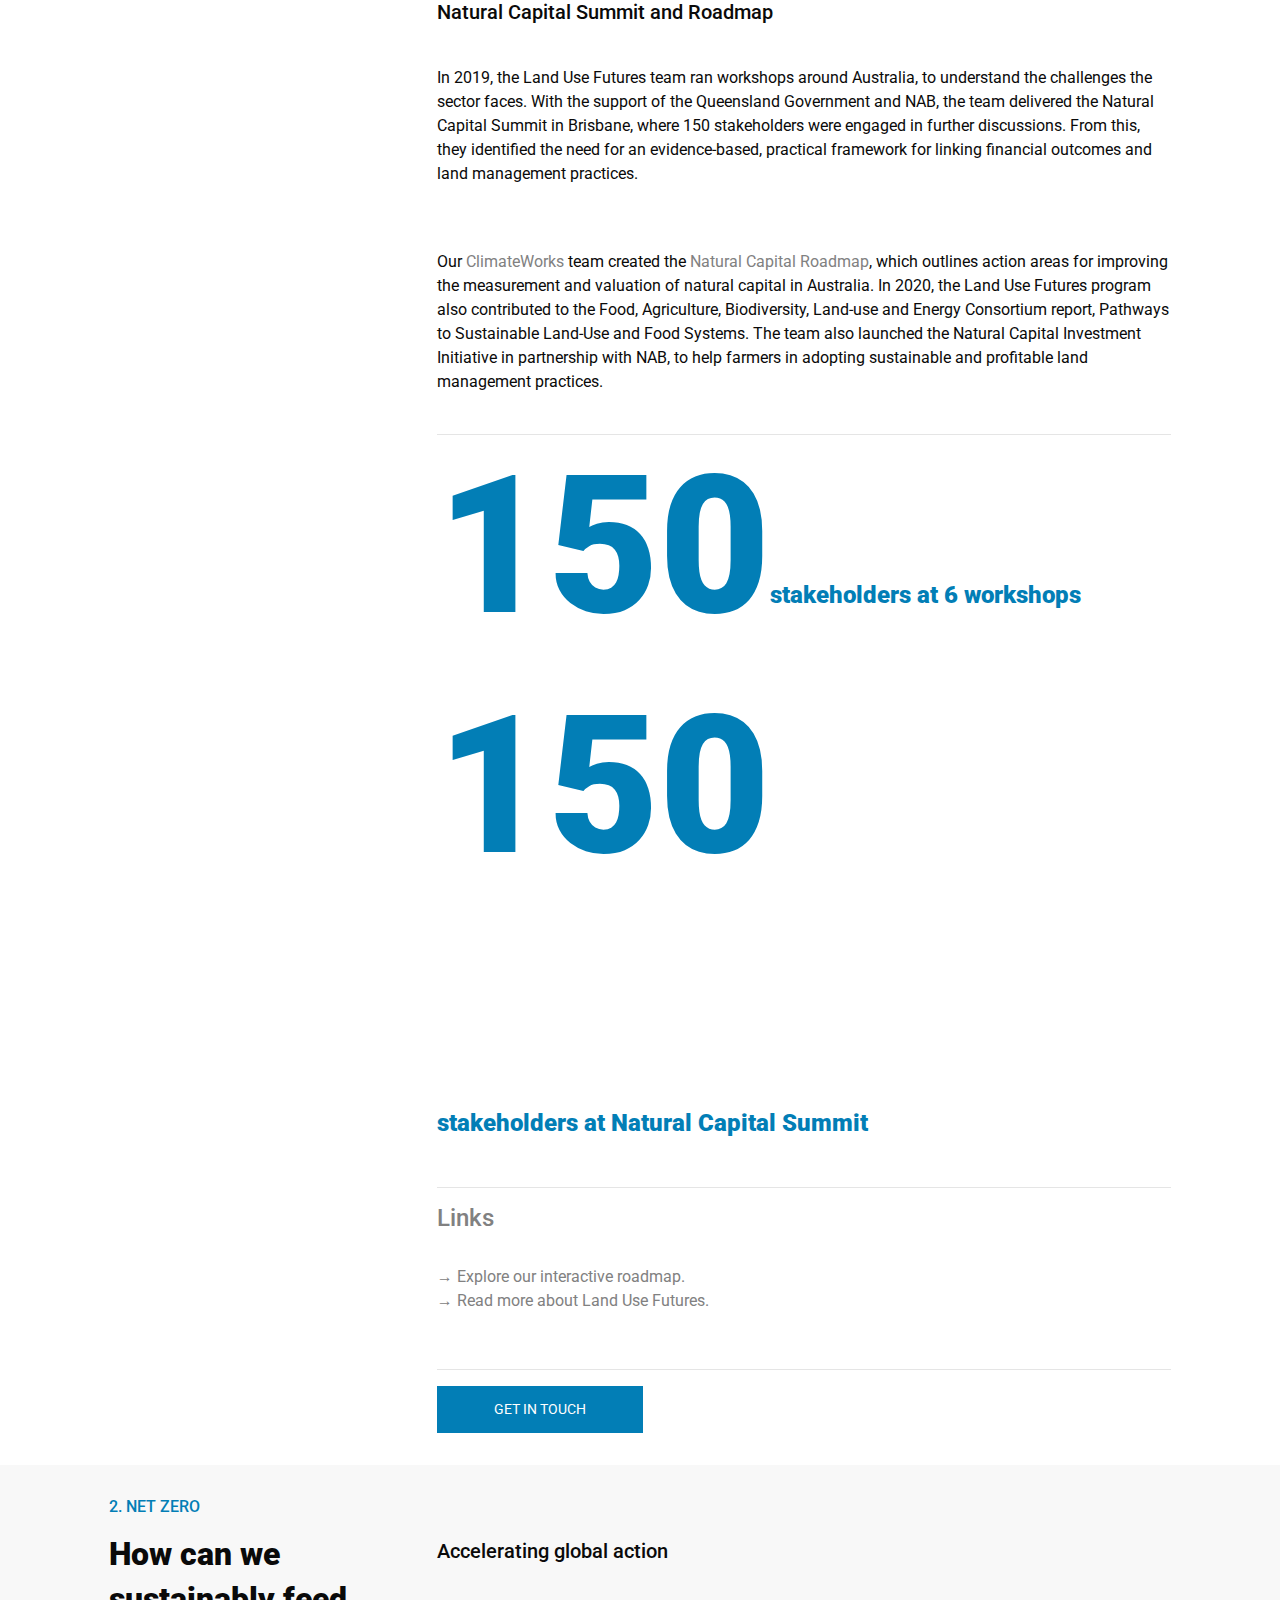
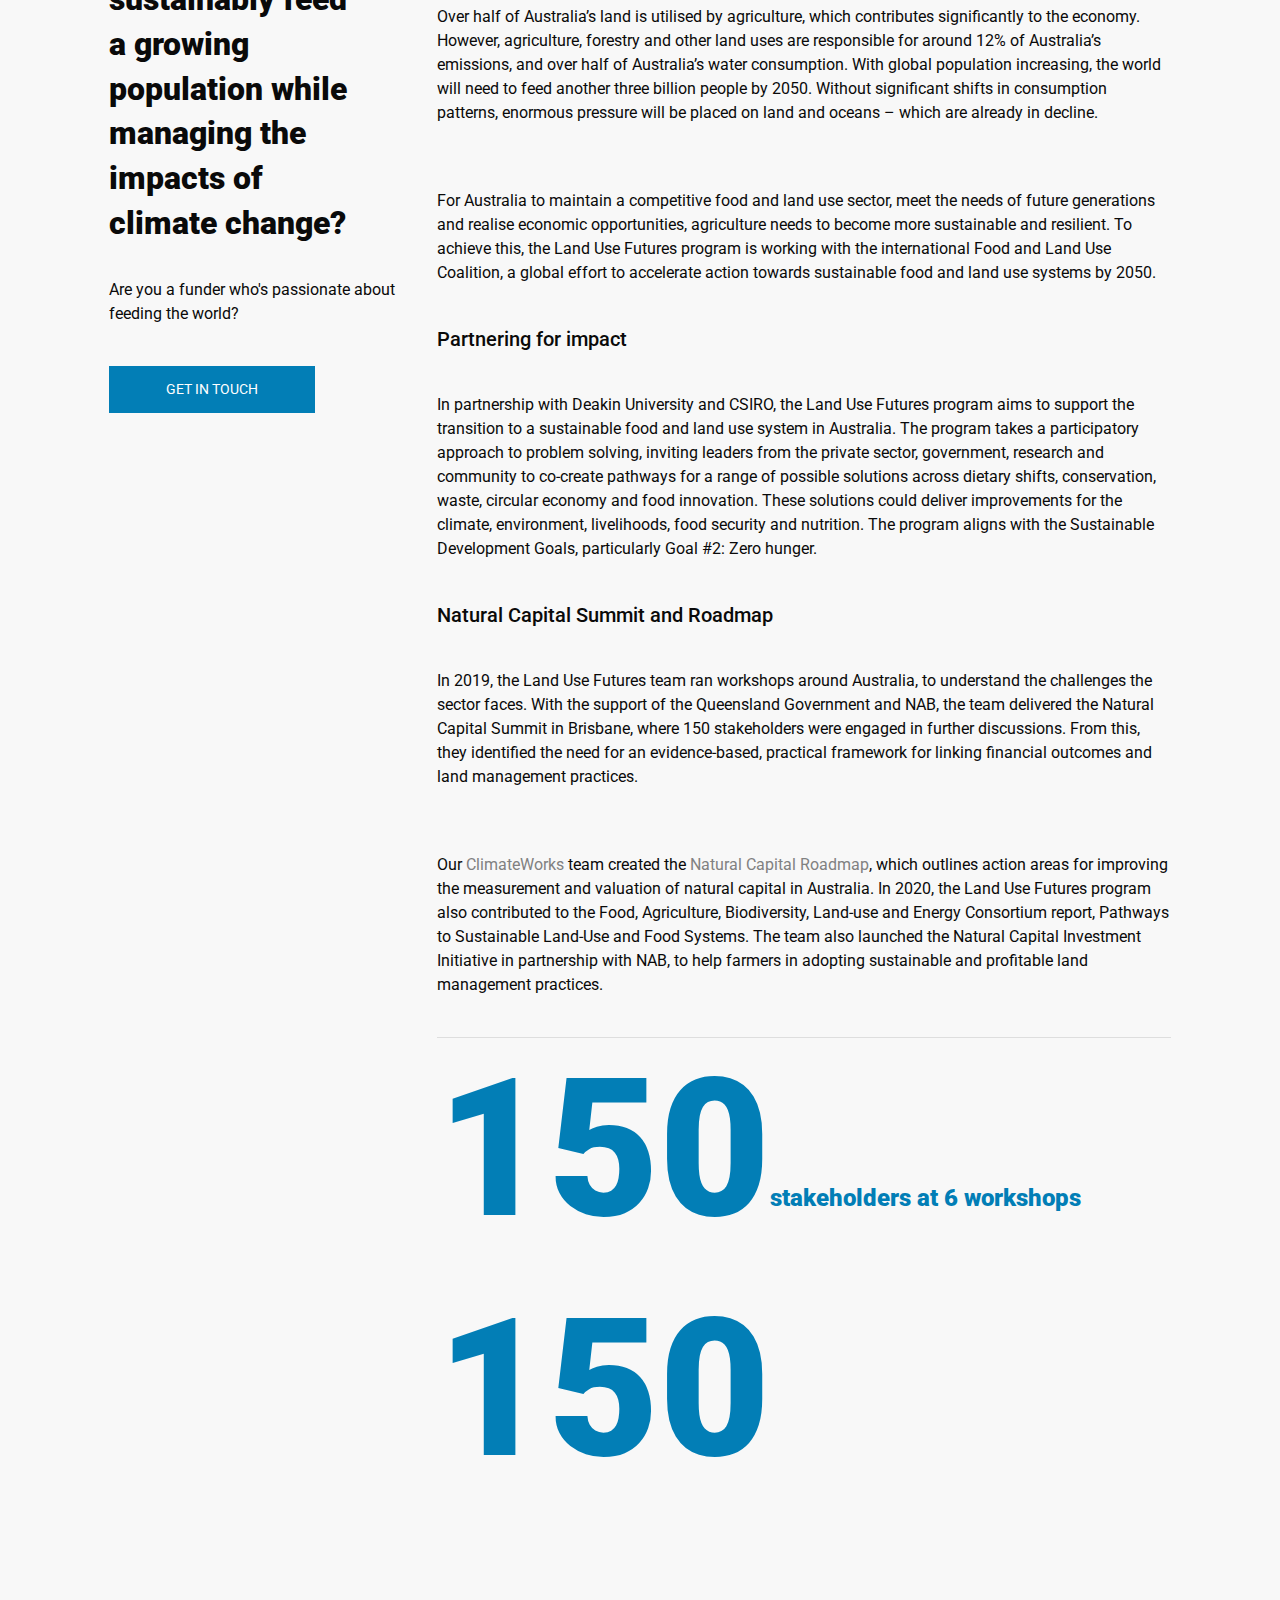
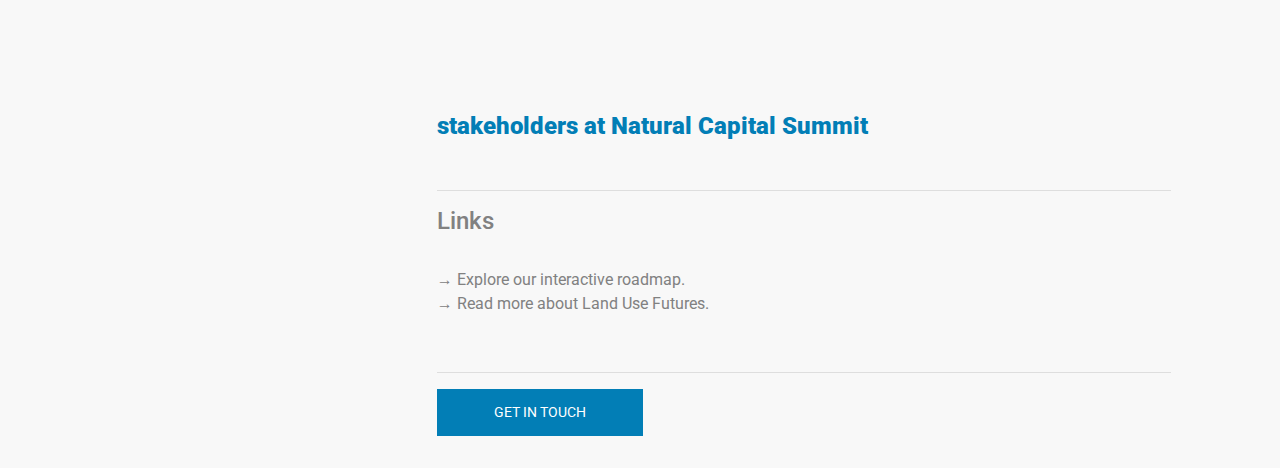
<file: health.html>
<!DOCTYPE html>
<html lang="en">
  <head>
    <meta charset="UTF-8" />
    <meta name="viewport" content="width=device-width, initial-scale=1.0" />
    <title>Env Health</title>
    <link
      rel="stylesheet"
      href="https://stackpath.bootstrapcdn.com/bootstrap/4.3.1/css/bootstrap.min.css"
    />
    <link
      href="https://fonts.googleapis.com/css2?family=Roboto:ital,wght@0,100;0,300;0,400;0,500;0,700;0,900;1,100;1,300;1,400;1,500;1,700;1,900&display=swap"
      rel="stylesheet"
    />
    <link
      rel="stylesheet"
      href="https://use.fontawesome.com/releases/v5.8.1/css/all.css"
      integrity="sha384-50oBUHEmvpQ+1lW4y57PTFmhCaXp0ML5d60M1M7uH2+nqUivzIebhndOJK28anvf"
      crossorigin="anonymous"
    />
    <link rel="stylesheet" type="text/css" href="css/health.css" />
    <script
      src="https://code.jquery.com/jquery-3.5.1.slim.min.js"
      integrity="sha384-DfXdz2htPH0lsSSs5nCTpuj/zy4C+OGpamoFVy38MVBnE+IbbVYUew+OrCXaRkfj"
      crossorigin="anonymous"
    ></script>
    <script
      src="https://cdn.jsdelivr.net/npm/popper.js@1.16.0/dist/umd/popper.min.js"
      integrity="sha384-Q6E9RHvbIyZFJoft+2mJbHaEWldlvI9IOYy5n3zV9zzTtmI3UksdQRVvoxMfooAo"
      crossorigin="anonymous"
    ></script>
    <script
      src="https://stackpath.bootstrapcdn.com/bootstrap/4.5.0/js/bootstrap.min.js"
      integrity="sha384-OgVRvuATP1z7JjHLkuOU7Xw704+h835Lr+6QL9UvYjZE3Ipu6Tp75j7Bh/kR0JKI"
      crossorigin="anonymous"
    ></script>

  </head>
  <body>
    <div class="msdi-body">
      <div class="header">
        <div class="container-fluid">
          <div id="sideMenu" class="menu">
            <a href="javascript:void(0)" class="closebtn" onclick="closeMenu()"
              ><i class="fas fa-times"></i
              ></a>
              <a href="climate.html"><h4>Climate Action</h4></a>
              <a href="health.html"><h4>Environment and Health</h4></a>
              <a href="circular.html"><h4>Circular Economy</h4></a>
              <a href="cities.html"><h4>Cities and Regions</h4></a>
              <a href="leadership.html"><h4>Leadership for the SDGs</h4></a>
              <a href="inclusive.html"><h4>Inclusive Prosperity</h4></a>
              <a href="capacity.html"><h4>Building Capacity and Empowering Leaders</h4></a>
              <hr />
              <a href="about-us.html">About Us</a>
              <a href="awards.html">2020 Awards</a>
              <a href="publications.html">2020 Reports and Publications</a>
              <a href="events.html">2020 Events</a>
              <a href="partners.html">Partners and Funders</a>
              <a href="team.html">Our Team</a>
              <a href="#">Contact Us</a>
              <a href="index.html">Home</a>
          </div>

          <div class="row justify-content-end">
            <ul class="nav">
              <li>
                <button
                  class="btn-download regular-button-white"
                  type="submit"
                  onclick="window.open('file.doc')"
                >
                  <i class="fa fa-download"></i> Download Report
                </button>
              </li>
              <li>
                  <button class="btn-menu regular-button-black" onclick="openMenu()">
                    <i class="fa fa-bars" aria-hidden="true"></i> Menu
                  </button>
              </li>
            </ul>
          </div>
          <!--End Button Container-->
          <div class="row">
            <div class="col-12 text-center align-center center-box">
              <h1>
                Environment and Health
              </h1>
              <div class="intro">
                Lorem, ipsum dolor sit amet consectetur adipisicing elit. Eligendi, officiis.
              </div>
            </div>
            <!--End Column-->
          </div>
          <div class="col-sm-0 col-md-0 col-lg-1"></div>
          <!--End Column-->
        </div>
        <!-- End row-->
      </div>
      <!--End Header-->
      <div class="row" id="navbar">
        <div class="col-sm-0 col-md-0 col-lg-1"></div>
        <div class="col-sm-12 col-md-12 col-lg-11 col-xl-11"> 
          <a class="nav-link" href="#LandUseFutures">1. Example One</a>
          <a class="nav-link" href="#NetZero">2. Example One</a>
        </div>
        <div class="col-sm-0 col-md-0 col-lg-1"></div>
      </div>

      <div class="white-container" id="exampleOne">
        <div class="row">
          <div class="col-sm-0 col-md-0 col-lg-1"></div>
          <div class="col-sm-12 col-md-12 col-lg-11 col-xl-11 story-title">
            1. Land Use Futures
          </div>
        </div>
        <!--End row-->
        <div class="row">
          <div class="col-sm-0 col-md-0 col-lg-1"></div>
          <div class="col-sm-12 col-md-12 col-lg-3 col-xl-3 aside">
            <!--Open aside-->
            <h2>
              How can we sustainably feed a growing population while managing
              the impacts of climate change?
            </h2>
            <div id="cta">
              <!-- Once a mode has been selected, a specific CTA will be generated here, replacing the default text below-->
              <p>Are you a funder who's passionate about feeding the world?</p>
            </div>
            <button class="cta-button">
              Get In Touch
            </button>
          </div>
          <!--Close aside-->
          <div class="col-sm-12 col-md-12 col-lg-7 col-xl-7">
            <!--Open article-->
            <h3>Accelerating global action</h3>
            <p>
              Over half of Australia’s land is utilised by agriculture, which
              contributes significantly to the economy. However, agriculture,
              forestry and other land uses are responsible for around 12% of
              Australia’s emissions, and over half of Australia’s water
              consumption. With global population increasing, the world will
              need to feed another three billion people by 2050. Without
              significant shifts in consumption patterns, enormous pressure will
              be placed on land and oceans – which are already in decline.
            </p>
            <p>
              For Australia to maintain a competitive food and land use sector,
              meet the needs of future generations and realise economic
              opportunities, agriculture needs to become more sustainable and
              resilient. To achieve this, the Land Use Futures program is
              working with the international Food and Land Use Coalition, a
              global effort to accelerate action towards sustainable food and
              land use systems by 2050.
            </p>
            <h3>Partnering for impact</h3>
            <p>
              In partnership with Deakin University and CSIRO, the Land Use
              Futures program aims to support the transition to a sustainable
              food and land use system in Australia. The program takes a
              participatory approach to problem solving, inviting leaders from
              the private sector, government, research and community to
              co-create pathways for a range of possible solutions across
              dietary shifts, conservation, waste, circular economy and food
              innovation. These solutions could deliver improvements for the
              climate, environment, livelihoods, food security and nutrition.
              The program aligns with the Sustainable Development Goals,
              particularly Goal #2: Zero hunger.
            </p>
            <h3>Natural Capital Summit and Roadmap</h3>
            <p>
              In 2019, the Land Use Futures team ran workshops around Australia,
              to understand the challenges the sector faces. With the support of
              the Queensland Government and NAB, the team delivered the Natural
              Capital Summit in Brisbane, where 150 stakeholders were engaged in
              further discussions. From this, they identified the need for an
              evidence-based, practical framework for linking financial outcomes
              and land management practices.
            </p>
            <p>
              Our
              <a href="https://www.climateworksaustralia.org/" target="_blank"
                >ClimateWorks</a
              >
              team created the
              <a
                href="https://www.climateworksaustralia.org/resource/land-use-futures-natural-capital-roadmap/"
                target="_blank"
                >Natural Capital Roadmap</a
              >, which outlines action areas for improving the measurement and
              valuation of natural capital in Australia. In 2020, the Land Use
              Futures program also contributed to the Food, Agriculture,
              Biodiversity, Land-use and Energy Consortium report, Pathways to
              Sustainable Land-Use and Food Systems. The team also launched the
              Natural Capital Investment Initiative in partnership with NAB, to
              help farmers in adopting sustainable and profitable land
              management practices.
            </p>
            <hr />
            <div class="row stat-captions">
                150 <span>stakeholders at 6 workshops</span>
            </div>
            <div class="row stat-captions">
            150 <span>stakeholders at Natural Capital Summit</span>
            </div>
            <div class="row">
              <div class="col">
                <hr />
                <h4>Links</h4>
                <p>
                  <a
                    href="https://www.climateworksaustralia.org/news/land-use-futures-launches-interactive-website-on-australias-land-use/"
                    target="_blank"
                    >&#8594 Explore our interactive roadmap.</a
                  ><br />
                  <a
                    href="https://www.climateworksaustralia.org/project/land-use-futures/"
                    target="_blank"
                    >&#8594 Read more about Land Use Futures.</a
                  >
                </p>
              </div>
            </div>

            <hr />
            <div class="row">
              <div class="col">
                <button class="cta-button">
                  Get In Touch
                </button>
              </div>
              </div>
            <div class="col-sm-1 col-md-1 col-lg-1 col-xl-1"></div>
          </div>
          <!--Close article-->
        </div>
        <!--End row-->
      </div>
      <!--Close container-->

      <div class="grey-container" id="exampleOne">
        <div class="row">
          <div class="col-sm-0 col-md-0 col-lg-1"></div>
          <div class="col-sm-12 col-md-12 col-lg-11 col-xl-11 story-title">
            2. Net Zero
          </div>
        </div>
        <!--End row-->
        <div class="row">
          <div class="col-sm-0 col-md-0 col-lg-1"></div>
          <div class="col-sm-12 col-md-12 col-lg-3 col-xl-3 aside">
            <!--Open aside-->
            <h2>
              How can we sustainably feed a growing population while managing
              the impacts of climate change?
            </h2>
            <div id="cta">
              <!-- Once a mode has been selected, a specific CTA will be generated here, replacing the default text below-->
              <p>Are you a funder who's passionate about feeding the world?</p>
            </div>
            <button class="cta-button bottom">
              Get In Touch
            </button>
          </div>
          <!--Close aside-->
          <div class="col-sm-12 col-md-12 col-lg-7 col-xl-7">
            <!--Open article-->
            <h3>Accelerating global action</h3>
            <p>
              Over half of Australia’s land is utilised by agriculture, which
              contributes significantly to the economy. However, agriculture,
              forestry and other land uses are responsible for around 12% of
              Australia’s emissions, and over half of Australia’s water
              consumption. With global population increasing, the world will
              need to feed another three billion people by 2050. Without
              significant shifts in consumption patterns, enormous pressure will
              be placed on land and oceans – which are already in decline.
            </p>
            <p>
              For Australia to maintain a competitive food and land use sector,
              meet the needs of future generations and realise economic
              opportunities, agriculture needs to become more sustainable and
              resilient. To achieve this, the Land Use Futures program is
              working with the international Food and Land Use Coalition, a
              global effort to accelerate action towards sustainable food and
              land use systems by 2050.
            </p>
            <h3>Partnering for impact</h3>
            <p>
              In partnership with Deakin University and CSIRO, the Land Use
              Futures program aims to support the transition to a sustainable
              food and land use system in Australia. The program takes a
              participatory approach to problem solving, inviting leaders from
              the private sector, government, research and community to
              co-create pathways for a range of possible solutions across
              dietary shifts, conservation, waste, circular economy and food
              innovation. These solutions could deliver improvements for the
              climate, environment, livelihoods, food security and nutrition.
              The program aligns with the Sustainable Development Goals,
              particularly Goal #2: Zero hunger.
            </p>
            <h3>Natural Capital Summit and Roadmap</h3>
            <p>
              In 2019, the Land Use Futures team ran workshops around Australia,
              to understand the challenges the sector faces. With the support of
              the Queensland Government and NAB, the team delivered the Natural
              Capital Summit in Brisbane, where 150 stakeholders were engaged in
              further discussions. From this, they identified the need for an
              evidence-based, practical framework for linking financial outcomes
              and land management practices.
            </p>
            <p>
              Our
              <a href="https://www.climateworksaustralia.org/" target="_blank"
                >ClimateWorks</a
              >
              team created the
              <a
                href="https://www.climateworksaustralia.org/resource/land-use-futures-natural-capital-roadmap/"
                target="_blank"
                >Natural Capital Roadmap</a
              >, which outlines action areas for improving the measurement and
              valuation of natural capital in Australia. In 2020, the Land Use
              Futures program also contributed to the Food, Agriculture,
              Biodiversity, Land-use and Energy Consortium report, Pathways to
              Sustainable Land-Use and Food Systems. The team also launched the
              Natural Capital Investment Initiative in partnership with NAB, to
              help farmers in adopting sustainable and profitable land
              management practices.
            </p>
            <hr />
            <div class="row stat-captions">
                150 <span>stakeholders at 6 workshops</span>
            </div>
            <div class="row stat-captions">
            150 <span>stakeholders at Natural Capital Summit</span>
            </div>
            <div class="row">
              <div class="col">
                <hr />
                <h4>Links</h4>
                <p>
                  <a
                    href="https://www.climateworksaustralia.org/news/land-use-futures-launches-interactive-website-on-australias-land-use/"
                    target="_blank"
                    >&#8594 Explore our interactive roadmap.</a
                  ><br />
                  <a
                    href="https://www.climateworksaustralia.org/project/land-use-futures/"
                    target="_blank"
                    >&#8594 Read more about Land Use Futures.</a
                  >
                </p>
              </div>
            </div>

            <hr />
            <div class="row">
              <div class="col">
                <button class="cta-button">
                  Get In Touch
                </button>
              </div>
              </div>
            <div class="col-sm-1 col-md-1 col-lg-1 col-xl-1"></div>
          </div>
          <!--Close article-->
        </div>
        <!--End row-->
      </div>
      <!--Close container-->
    <!--Close page-content-->
    <script src="js/darkmode.js"></script>

  </body>
</html>
</file>
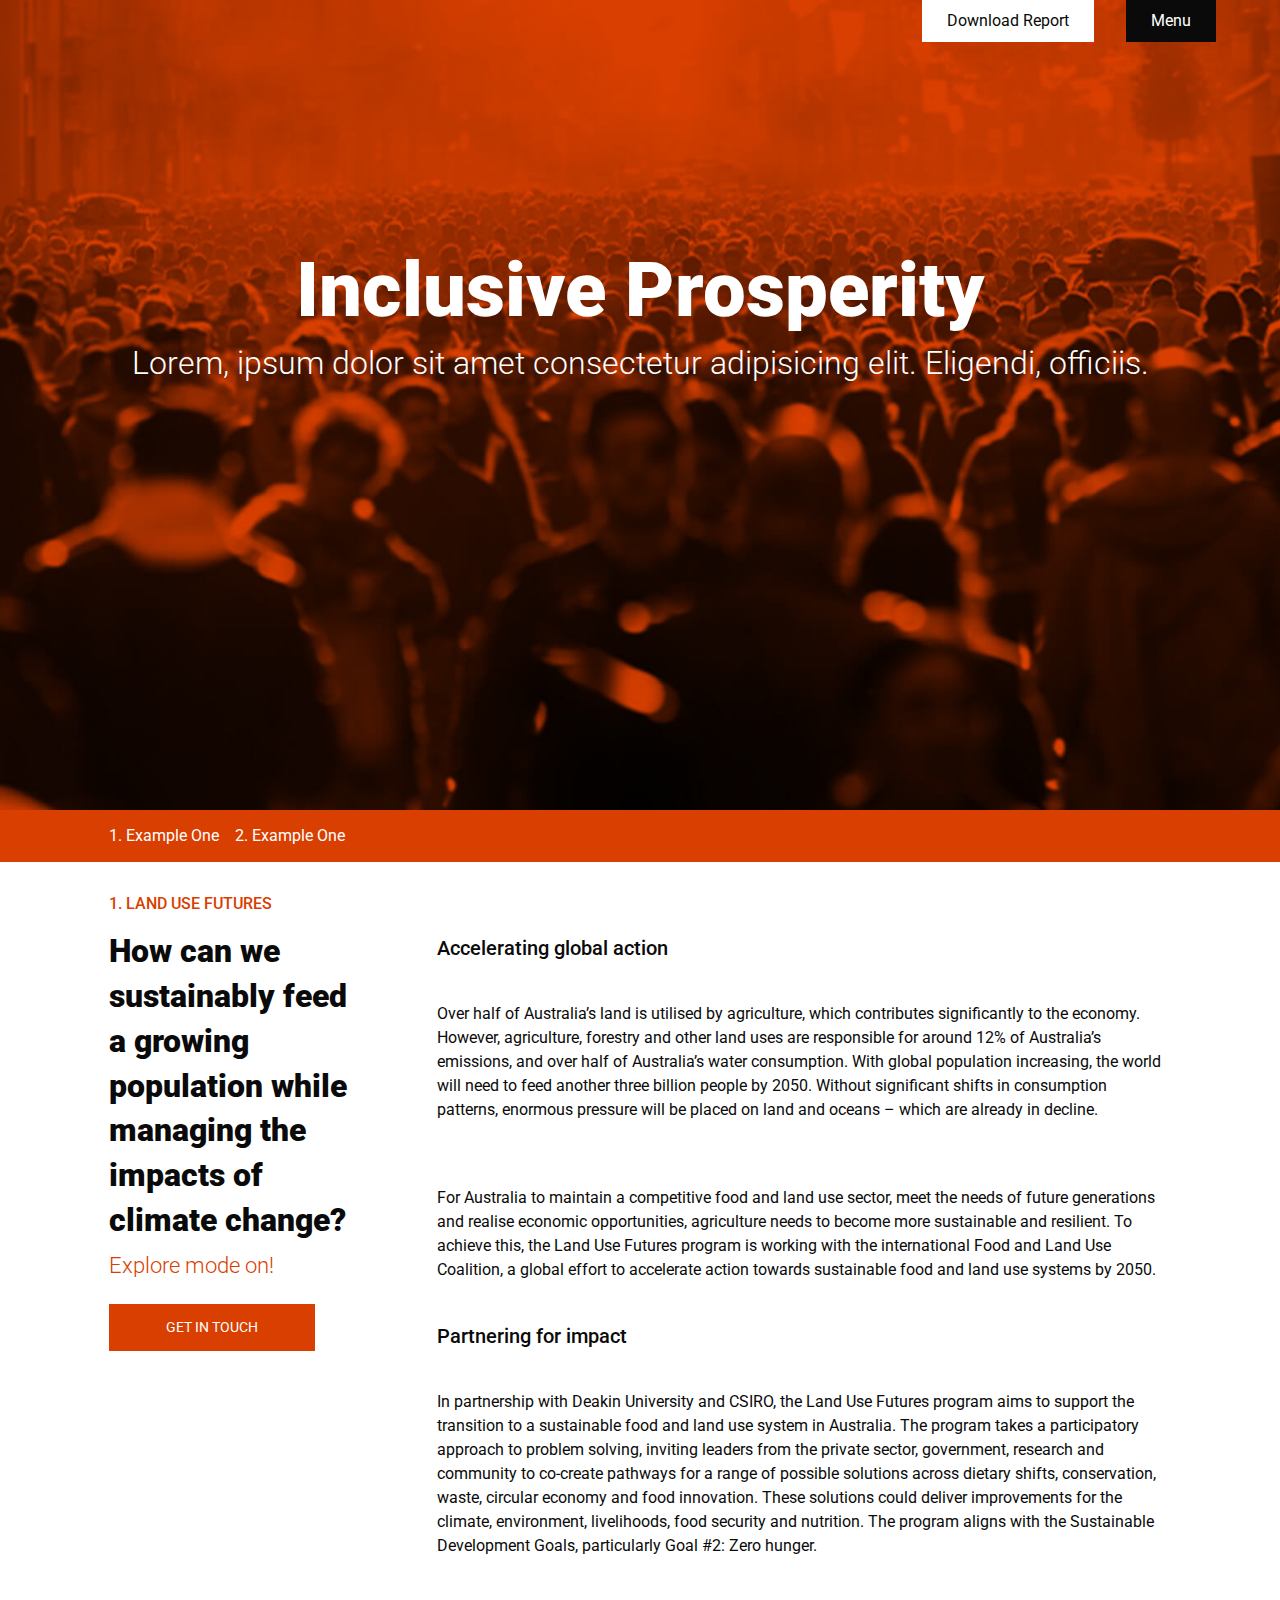
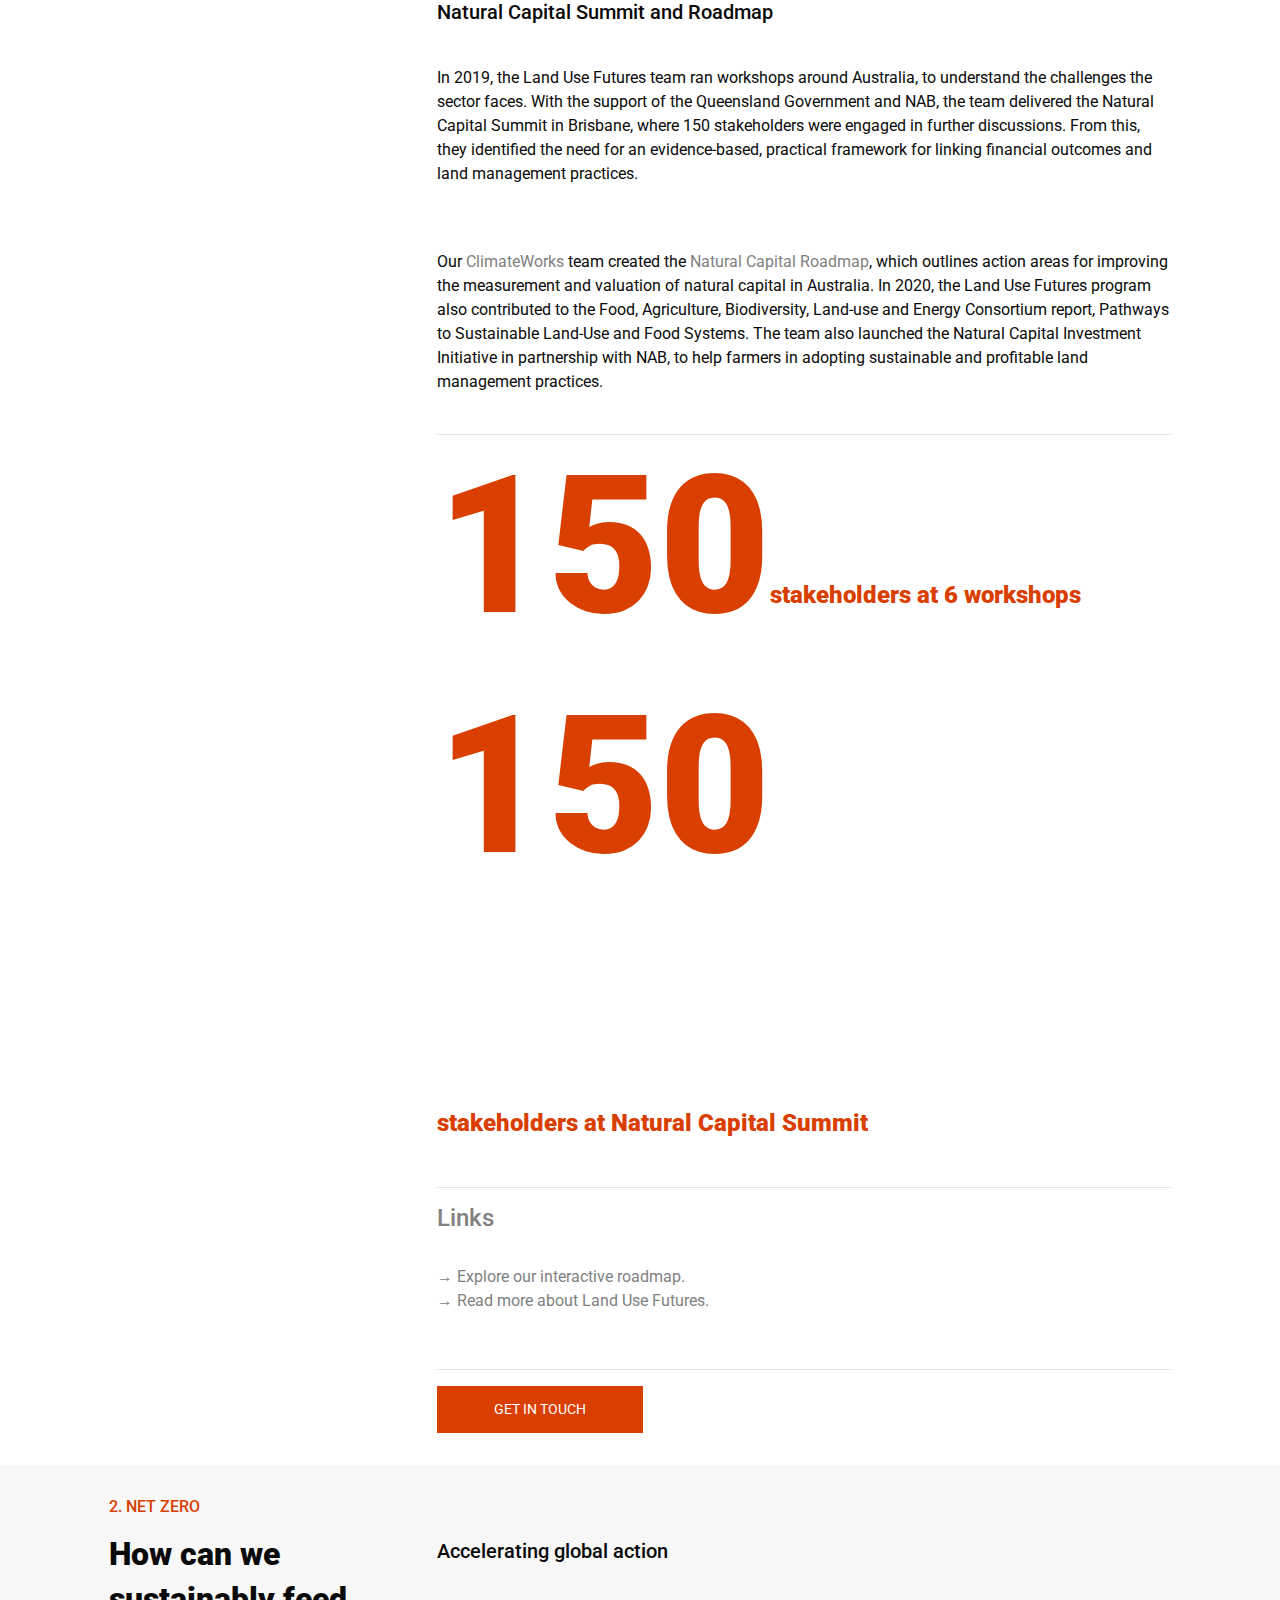
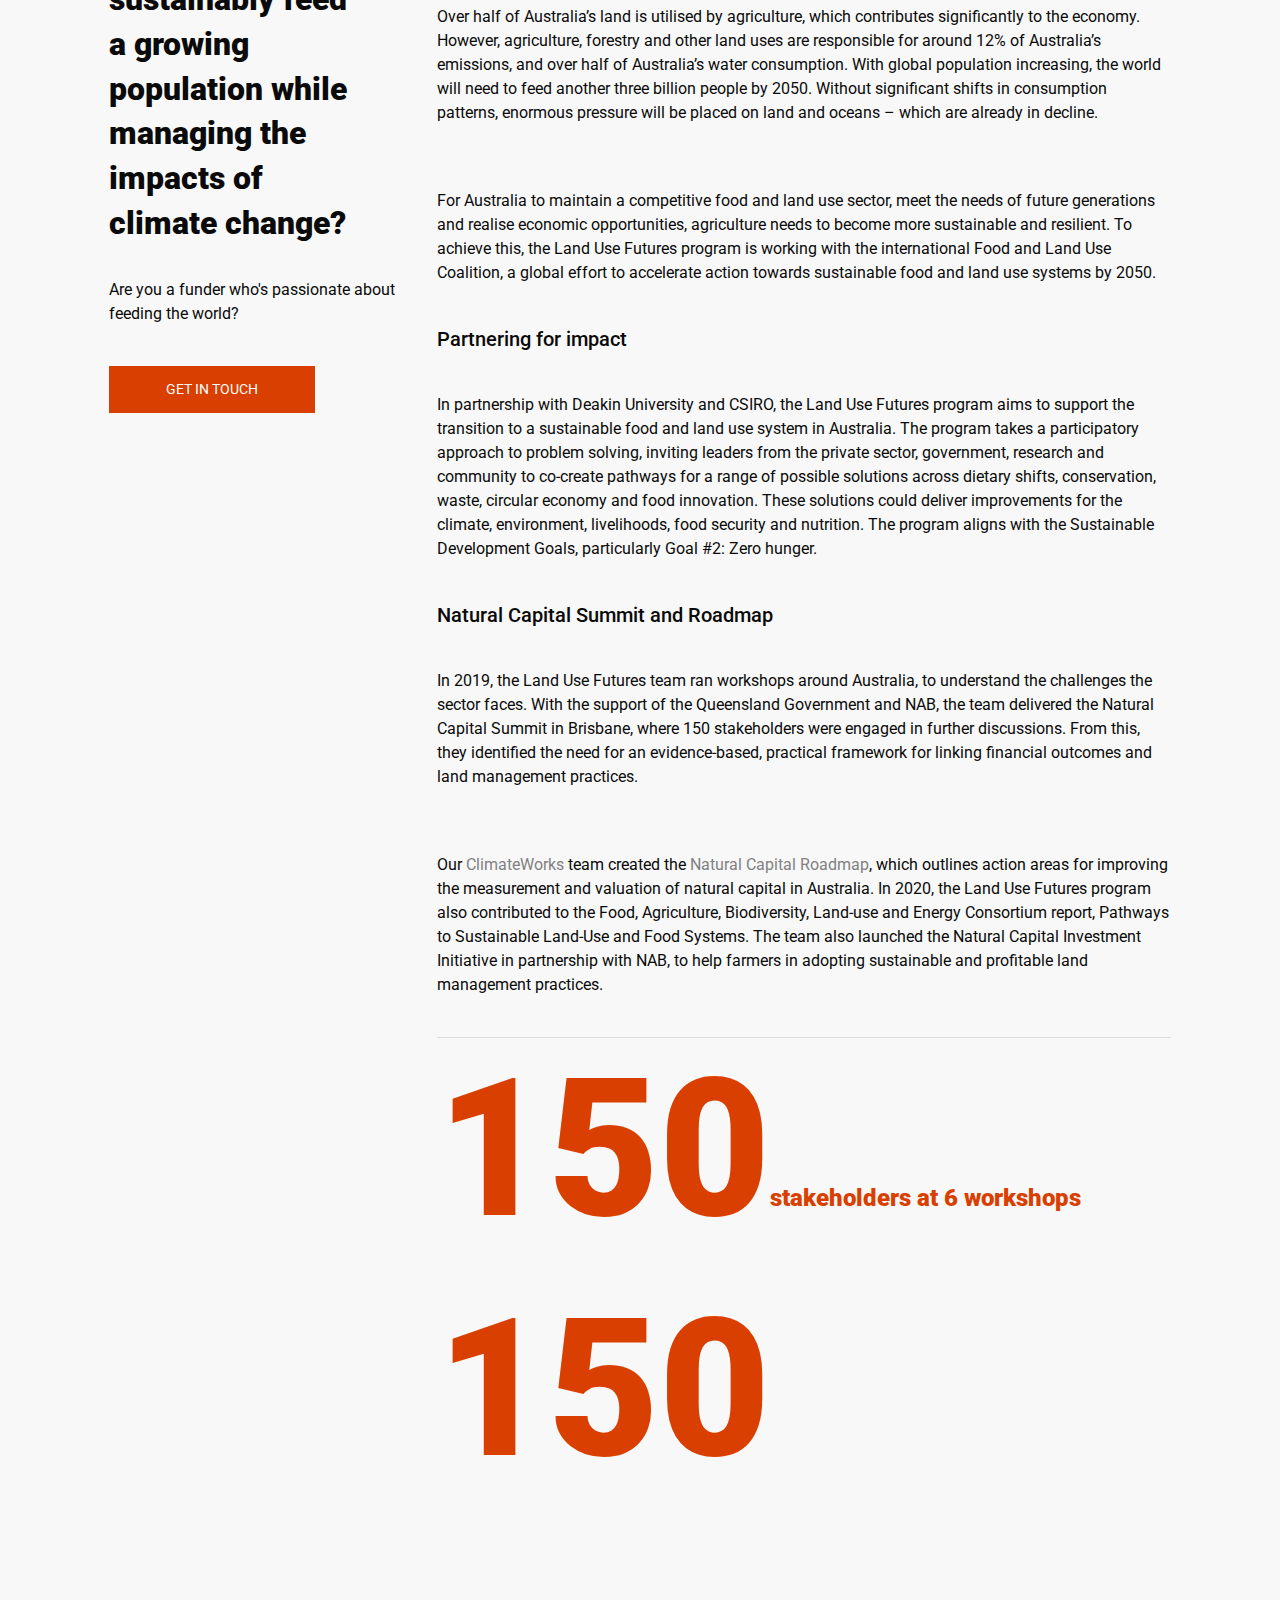
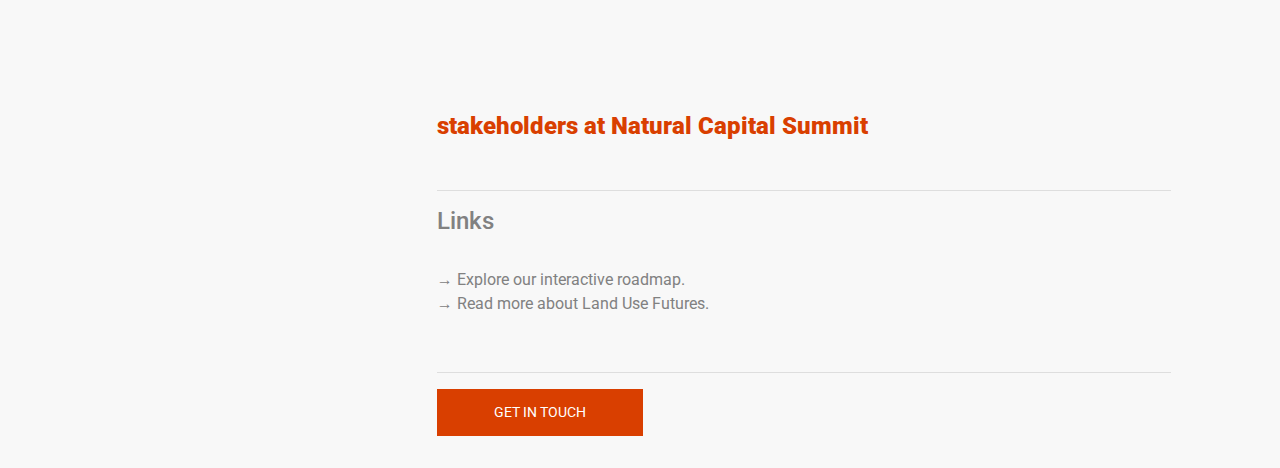
<file: inclusive.html>
<!DOCTYPE html>
<html lang="en">
  <head>
    <meta charset="UTF-8" />
    <meta name="viewport" content="width=device-width, initial-scale=1.0" />
    <title>Inclusive Prosperity</title>
    <link
      rel="stylesheet"
      href="https://stackpath.bootstrapcdn.com/bootstrap/4.3.1/css/bootstrap.min.css"
    />
    <link
      href="https://fonts.googleapis.com/css2?family=Roboto:ital,wght@0,100;0,300;0,400;0,500;0,700;0,900;1,100;1,300;1,400;1,500;1,700;1,900&display=swap"
      rel="stylesheet"
    />
    <link
      rel="stylesheet"
      href="https://use.fontawesome.com/releases/v5.8.1/css/all.css"
      integrity="sha384-50oBUHEmvpQ+1lW4y57PTFmhCaXp0ML5d60M1M7uH2+nqUivzIebhndOJK28anvf"
      crossorigin="anonymous"
    />
    <link rel="stylesheet" type="text/css" href="css/inclusive.css" />
    <script
      src="https://code.jquery.com/jquery-3.5.1.slim.min.js"
      integrity="sha384-DfXdz2htPH0lsSSs5nCTpuj/zy4C+OGpamoFVy38MVBnE+IbbVYUew+OrCXaRkfj"
      crossorigin="anonymous"
    ></script>
    <script
      src="https://cdn.jsdelivr.net/npm/popper.js@1.16.0/dist/umd/popper.min.js"
      integrity="sha384-Q6E9RHvbIyZFJoft+2mJbHaEWldlvI9IOYy5n3zV9zzTtmI3UksdQRVvoxMfooAo"
      crossorigin="anonymous"
    ></script>
    <script
      src="https://stackpath.bootstrapcdn.com/bootstrap/4.5.0/js/bootstrap.min.js"
      integrity="sha384-OgVRvuATP1z7JjHLkuOU7Xw704+h835Lr+6QL9UvYjZE3Ipu6Tp75j7Bh/kR0JKI"
      crossorigin="anonymous"
    ></script>

  </head>
  <body>
    <div class="msdi-body">
      <div class="header">
        <div class="container-fluid">
          <div id="sideMenu" class="menu">
            <a href="javascript:void(0)" class="closebtn" onclick="closeMenu()"
              ><i class="fas fa-times"></i
              ></a>
              <a href="climate.html"><h4>Climate Action</h4></a>
              <a href="health.html"><h4>Environment and Health</h4></a>
              <a href="circular.html"><h4>Circular Economy</h4></a>
              <a href="cities.html"><h4>Cities and Regions</h4></a>
              <a href="leadership.html"><h4>Leadership for the SDGs</h4></a>
              <a href="inclusive.html"><h4>Inclusive Prosperity</h4></a>
              <a href="capacity.html"><h4>Building Capacity and Empowering Leaders</h4></a>
              <hr />
              <a href="about-us.html">About Us</a>
              <a href="awards.html">2020 Awards</a>
              <a href="publications.html">2020 Reports and Publications</a>
              <a href="events.html">2020 Events</a>
              <a href="partners.html">Partners and Funders</a>
              <a href="team.html">Our Team</a>
              <a href="#">Contact Us</a>
              <a href="index.html">Home</a>
          </div>

          <div class="row justify-content-end">
            <ul class="nav">
              <li>
                <button
                  class="btn-download regular-button-white"
                  type="submit"
                  onclick="window.open('file.doc')"
                >
                  <i class="fa fa-download"></i> Download Report
                </button>
              </li>
              <li>
                  <button class="btn-menu regular-button-black" onclick="openMenu()">
                    <i class="fa fa-bars" aria-hidden="true"></i> Menu
                  </button>
              </li>
            </ul>
          </div>
          <!--End Button Container-->
          <div class="row">
            <div class="col-12 text-center align-center center-box">
              <h1>
                Inclusive Prosperity
              </h1>
              <div class="intro">
                Lorem, ipsum dolor sit amet consectetur adipisicing elit. Eligendi, officiis.
              </div>
            </div>
            <!--End Column-->
          </div>
          <div class="col-sm-0 col-md-0 col-lg-1"></div>
          <!--End Column-->
        </div>
        <!-- End row-->
      </div>
      <!--End Header-->
      <div class="row" id="navbar">
        <div class="col-sm-0 col-md-0 col-lg-1"></div>
        <div class="col-sm-12 col-md-12 col-lg-11 col-xl-11"> 
          <a class="nav-link" href="#LandUseFutures">1. Example One</a>
          <a class="nav-link" href="#NetZero">2. Example One</a>
        </div>
        <div class="col-sm-0 col-md-0 col-lg-1"></div>
      </div>

      <div class="white-container" id="exampleOne">
        <div class="row">
          <div class="col-sm-0 col-md-0 col-lg-1"></div>
          <div class="col-sm-12 col-md-12 col-lg-11 col-xl-11 story-title">
            1. Land Use Futures
          </div>
        </div>
        <!--End row-->
        <div class="row">
          <div class="col-sm-0 col-md-0 col-lg-1"></div>
          <div class="col-sm-12 col-md-12 col-lg-3 col-xl-3 aside">
            <!--Open aside-->
            <h2>
              How can we sustainably feed a growing population while managing
              the impacts of climate change?
            </h2>
            <div id="cta">
              <!-- Once a mode has been selected, a specific CTA will be generated here, replacing the default text below-->
              <p>Are you a funder who's passionate about feeding the world?</p>
            </div>
            <button class="cta-button">
              Get In Touch
            </button>
          </div>
          <!--Close aside-->
          <div class="col-sm-12 col-md-12 col-lg-7 col-xl-7">
            <!--Open article-->
            <h3>Accelerating global action</h3>
            <p>
              Over half of Australia’s land is utilised by agriculture, which
              contributes significantly to the economy. However, agriculture,
              forestry and other land uses are responsible for around 12% of
              Australia’s emissions, and over half of Australia’s water
              consumption. With global population increasing, the world will
              need to feed another three billion people by 2050. Without
              significant shifts in consumption patterns, enormous pressure will
              be placed on land and oceans – which are already in decline.
            </p>
            <p>
              For Australia to maintain a competitive food and land use sector,
              meet the needs of future generations and realise economic
              opportunities, agriculture needs to become more sustainable and
              resilient. To achieve this, the Land Use Futures program is
              working with the international Food and Land Use Coalition, a
              global effort to accelerate action towards sustainable food and
              land use systems by 2050.
            </p>
            <h3>Partnering for impact</h3>
            <p>
              In partnership with Deakin University and CSIRO, the Land Use
              Futures program aims to support the transition to a sustainable
              food and land use system in Australia. The program takes a
              participatory approach to problem solving, inviting leaders from
              the private sector, government, research and community to
              co-create pathways for a range of possible solutions across
              dietary shifts, conservation, waste, circular economy and food
              innovation. These solutions could deliver improvements for the
              climate, environment, livelihoods, food security and nutrition.
              The program aligns with the Sustainable Development Goals,
              particularly Goal #2: Zero hunger.
            </p>
            <h3>Natural Capital Summit and Roadmap</h3>
            <p>
              In 2019, the Land Use Futures team ran workshops around Australia,
              to understand the challenges the sector faces. With the support of
              the Queensland Government and NAB, the team delivered the Natural
              Capital Summit in Brisbane, where 150 stakeholders were engaged in
              further discussions. From this, they identified the need for an
              evidence-based, practical framework for linking financial outcomes
              and land management practices.
            </p>
            <p>
              Our
              <a href="https://www.climateworksaustralia.org/" target="_blank"
                >ClimateWorks</a
              >
              team created the
              <a
                href="https://www.climateworksaustralia.org/resource/land-use-futures-natural-capital-roadmap/"
                target="_blank"
                >Natural Capital Roadmap</a
              >, which outlines action areas for improving the measurement and
              valuation of natural capital in Australia. In 2020, the Land Use
              Futures program also contributed to the Food, Agriculture,
              Biodiversity, Land-use and Energy Consortium report, Pathways to
              Sustainable Land-Use and Food Systems. The team also launched the
              Natural Capital Investment Initiative in partnership with NAB, to
              help farmers in adopting sustainable and profitable land
              management practices.
            </p>
            <hr />
            <div class="row stat-captions">
                150 <span>stakeholders at 6 workshops</span>
            </div>
            <div class="row stat-captions">
            150 <span>stakeholders at Natural Capital Summit</span>
            </div>
            <div class="row">
              <div class="col">
                <hr />
                <h4>Links</h4>
                <p>
                  <a
                    href="https://www.climateworksaustralia.org/news/land-use-futures-launches-interactive-website-on-australias-land-use/"
                    target="_blank"
                    >&#8594 Explore our interactive roadmap.</a
                  ><br />
                  <a
                    href="https://www.climateworksaustralia.org/project/land-use-futures/"
                    target="_blank"
                    >&#8594 Read more about Land Use Futures.</a
                  >
                </p>
              </div>
            </div>

            <hr />
            <div class="row">
              <div class="col">
                <button class="cta-button">
                  Get In Touch
                </button>
              </div>
              </div>
            <div class="col-sm-1 col-md-1 col-lg-1 col-xl-1"></div>
          </div>
          <!--Close article-->
        </div>
        <!--End row-->
      </div>
      <!--Close container-->

      <div class="grey-container" id="exampleOne">
        <div class="row">
          <div class="col-sm-0 col-md-0 col-lg-1"></div>
          <div class="col-sm-12 col-md-12 col-lg-11 col-xl-11 story-title">
            2. Net Zero
          </div>
        </div>
        <!--End row-->
        <div class="row">
          <div class="col-sm-0 col-md-0 col-lg-1"></div>
          <div class="col-sm-12 col-md-12 col-lg-3 col-xl-3 aside">
            <!--Open aside-->
            <h2>
              How can we sustainably feed a growing population while managing
              the impacts of climate change?
            </h2>
            <div id="cta">
              <!-- Once a mode has been selected, a specific CTA will be generated here, replacing the default text below-->
              <p>Are you a funder who's passionate about feeding the world?</p>
            </div>
            <button class="cta-button bottom">
              Get In Touch
            </button>
          </div>
          <!--Close aside-->
          <div class="col-sm-12 col-md-12 col-lg-7 col-xl-7">
            <!--Open article-->
            <h3>Accelerating global action</h3>
            <p>
              Over half of Australia’s land is utilised by agriculture, which
              contributes significantly to the economy. However, agriculture,
              forestry and other land uses are responsible for around 12% of
              Australia’s emissions, and over half of Australia’s water
              consumption. With global population increasing, the world will
              need to feed another three billion people by 2050. Without
              significant shifts in consumption patterns, enormous pressure will
              be placed on land and oceans – which are already in decline.
            </p>
            <p>
              For Australia to maintain a competitive food and land use sector,
              meet the needs of future generations and realise economic
              opportunities, agriculture needs to become more sustainable and
              resilient. To achieve this, the Land Use Futures program is
              working with the international Food and Land Use Coalition, a
              global effort to accelerate action towards sustainable food and
              land use systems by 2050.
            </p>
            <h3>Partnering for impact</h3>
            <p>
              In partnership with Deakin University and CSIRO, the Land Use
              Futures program aims to support the transition to a sustainable
              food and land use system in Australia. The program takes a
              participatory approach to problem solving, inviting leaders from
              the private sector, government, research and community to
              co-create pathways for a range of possible solutions across
              dietary shifts, conservation, waste, circular economy and food
              innovation. These solutions could deliver improvements for the
              climate, environment, livelihoods, food security and nutrition.
              The program aligns with the Sustainable Development Goals,
              particularly Goal #2: Zero hunger.
            </p>
            <h3>Natural Capital Summit and Roadmap</h3>
            <p>
              In 2019, the Land Use Futures team ran workshops around Australia,
              to understand the challenges the sector faces. With the support of
              the Queensland Government and NAB, the team delivered the Natural
              Capital Summit in Brisbane, where 150 stakeholders were engaged in
              further discussions. From this, they identified the need for an
              evidence-based, practical framework for linking financial outcomes
              and land management practices.
            </p>
            <p>
              Our
              <a href="https://www.climateworksaustralia.org/" target="_blank"
                >ClimateWorks</a
              >
              team created the
              <a
                href="https://www.climateworksaustralia.org/resource/land-use-futures-natural-capital-roadmap/"
                target="_blank"
                >Natural Capital Roadmap</a
              >, which outlines action areas for improving the measurement and
              valuation of natural capital in Australia. In 2020, the Land Use
              Futures program also contributed to the Food, Agriculture,
              Biodiversity, Land-use and Energy Consortium report, Pathways to
              Sustainable Land-Use and Food Systems. The team also launched the
              Natural Capital Investment Initiative in partnership with NAB, to
              help farmers in adopting sustainable and profitable land
              management practices.
            </p>
            <hr />
            <div class="row stat-captions">
                150 <span>stakeholders at 6 workshops</span>
            </div>
            <div class="row stat-captions">
            150 <span>stakeholders at Natural Capital Summit</span>
            </div>
            <div class="row">
              <div class="col">
                <hr />
                <h4>Links</h4>
                <p>
                  <a
                    href="https://www.climateworksaustralia.org/news/land-use-futures-launches-interactive-website-on-australias-land-use/"
                    target="_blank"
                    >&#8594 Explore our interactive roadmap.</a
                  ><br />
                  <a
                    href="https://www.climateworksaustralia.org/project/land-use-futures/"
                    target="_blank"
                    >&#8594 Read more about Land Use Futures.</a
                  >
                </p>
              </div>
            </div>

            <hr />
            <div class="row">
              <div class="col">
                <button class="cta-button">
                  Get In Touch
                </button>
              </div>
              </div>
            <div class="col-sm-1 col-md-1 col-lg-1 col-xl-1"></div>
          </div>
          <!--Close article-->
        </div>
        <!--End row-->
      </div>
      <!--Close container-->
    <!--Close page-content-->
    <script src="js/darkmode.js"></script>

  </body>
</html>
</file>
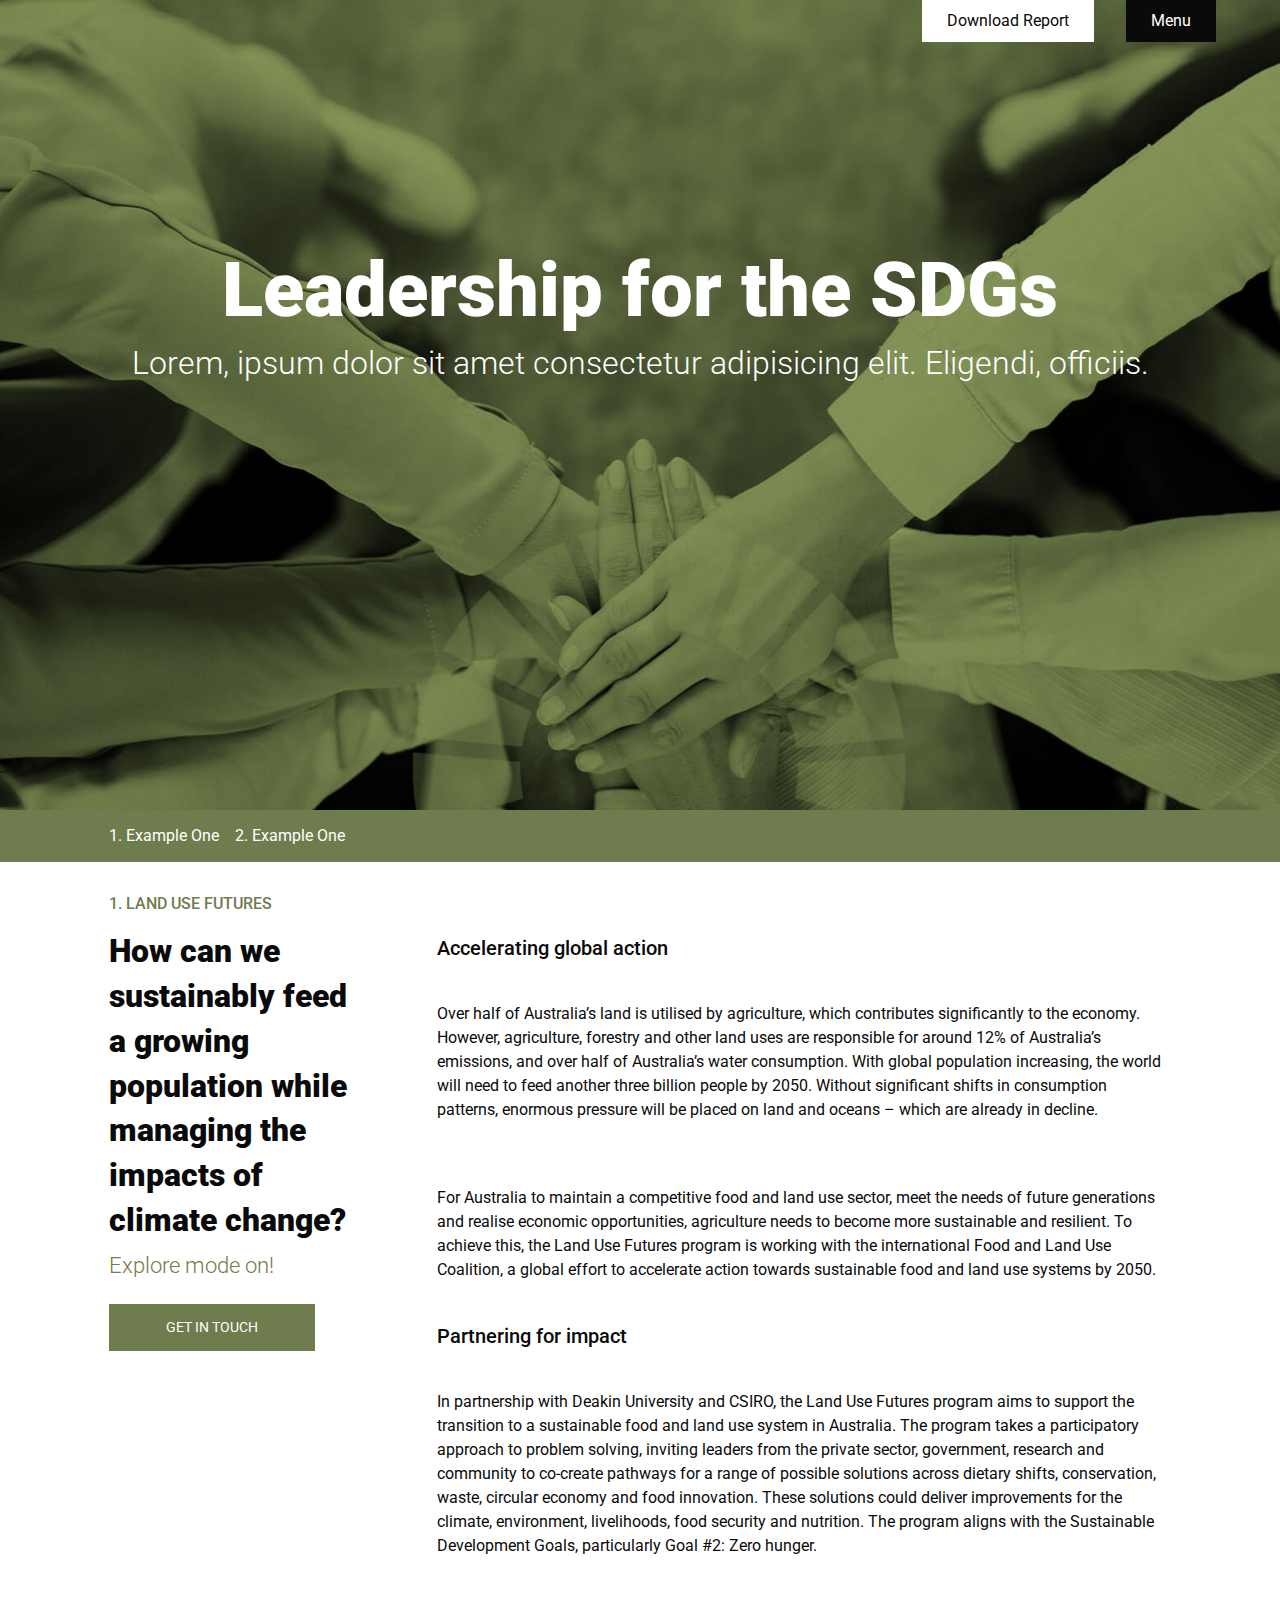
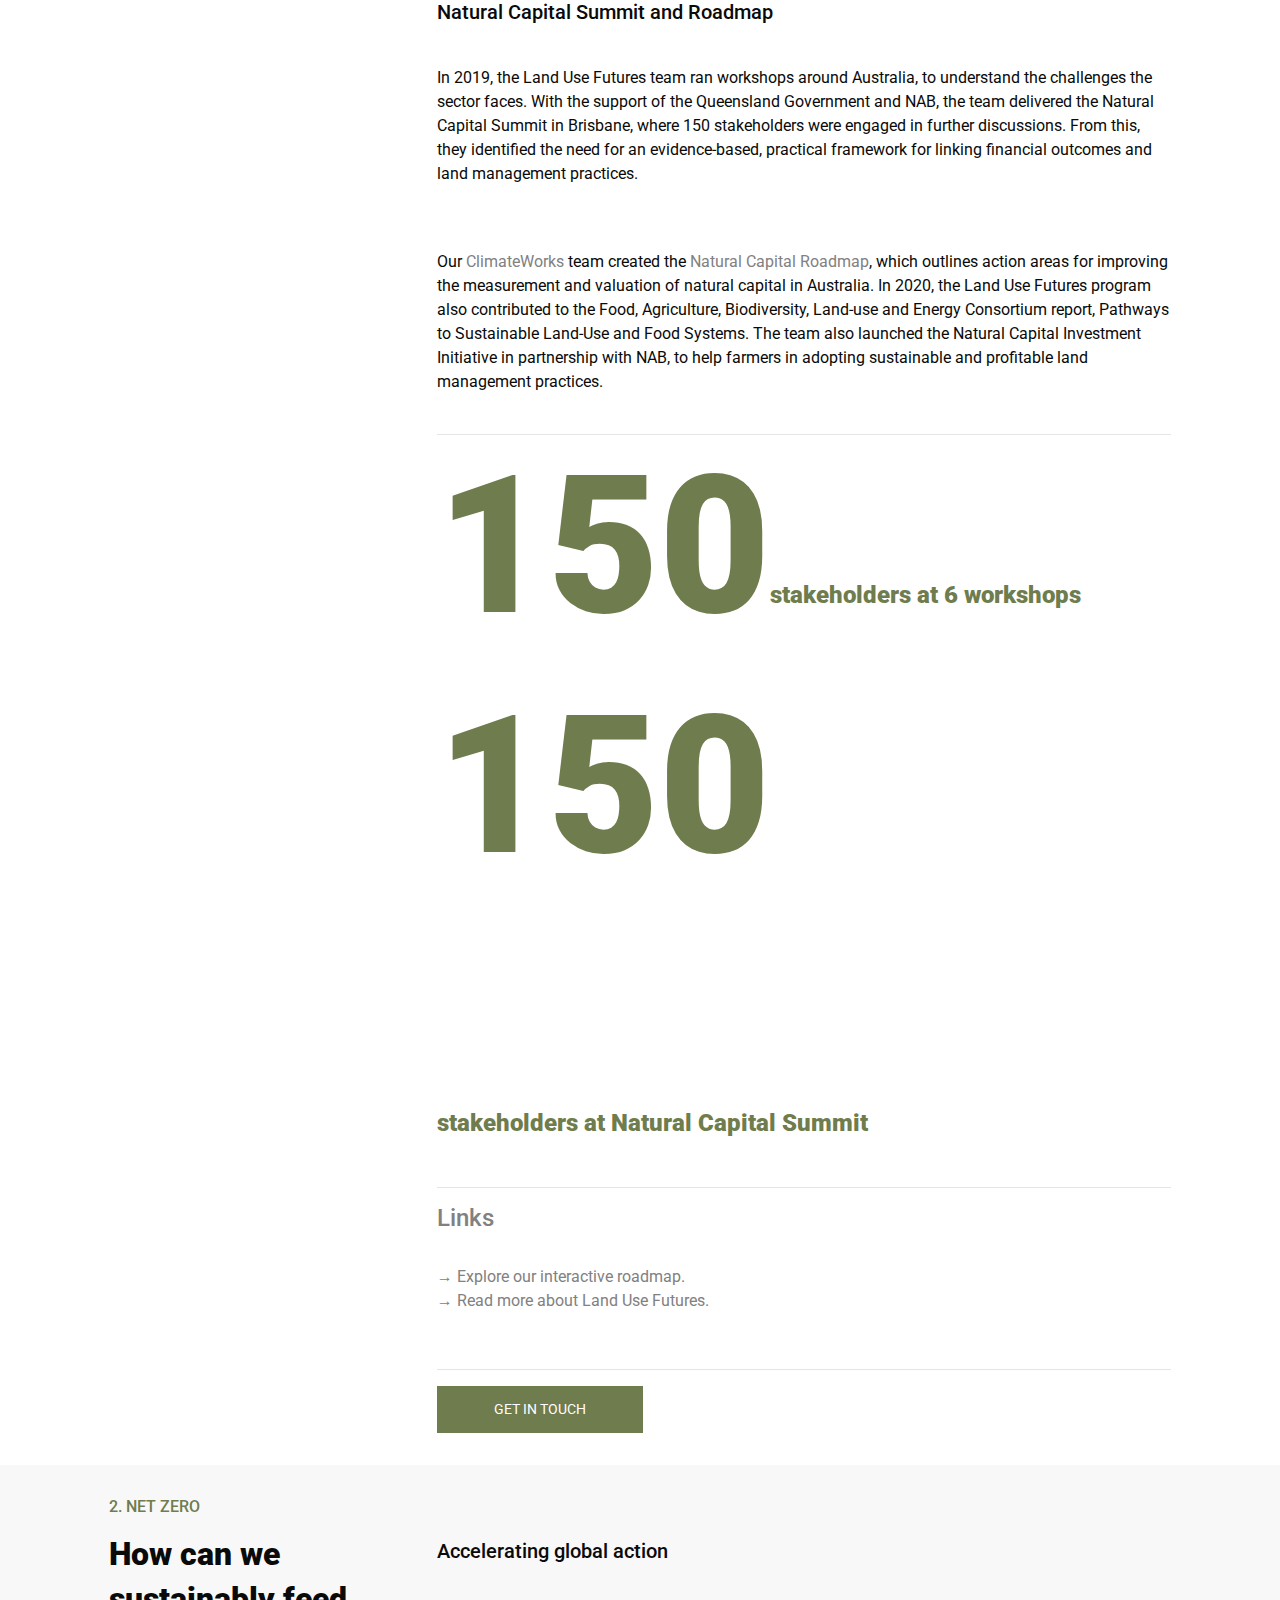
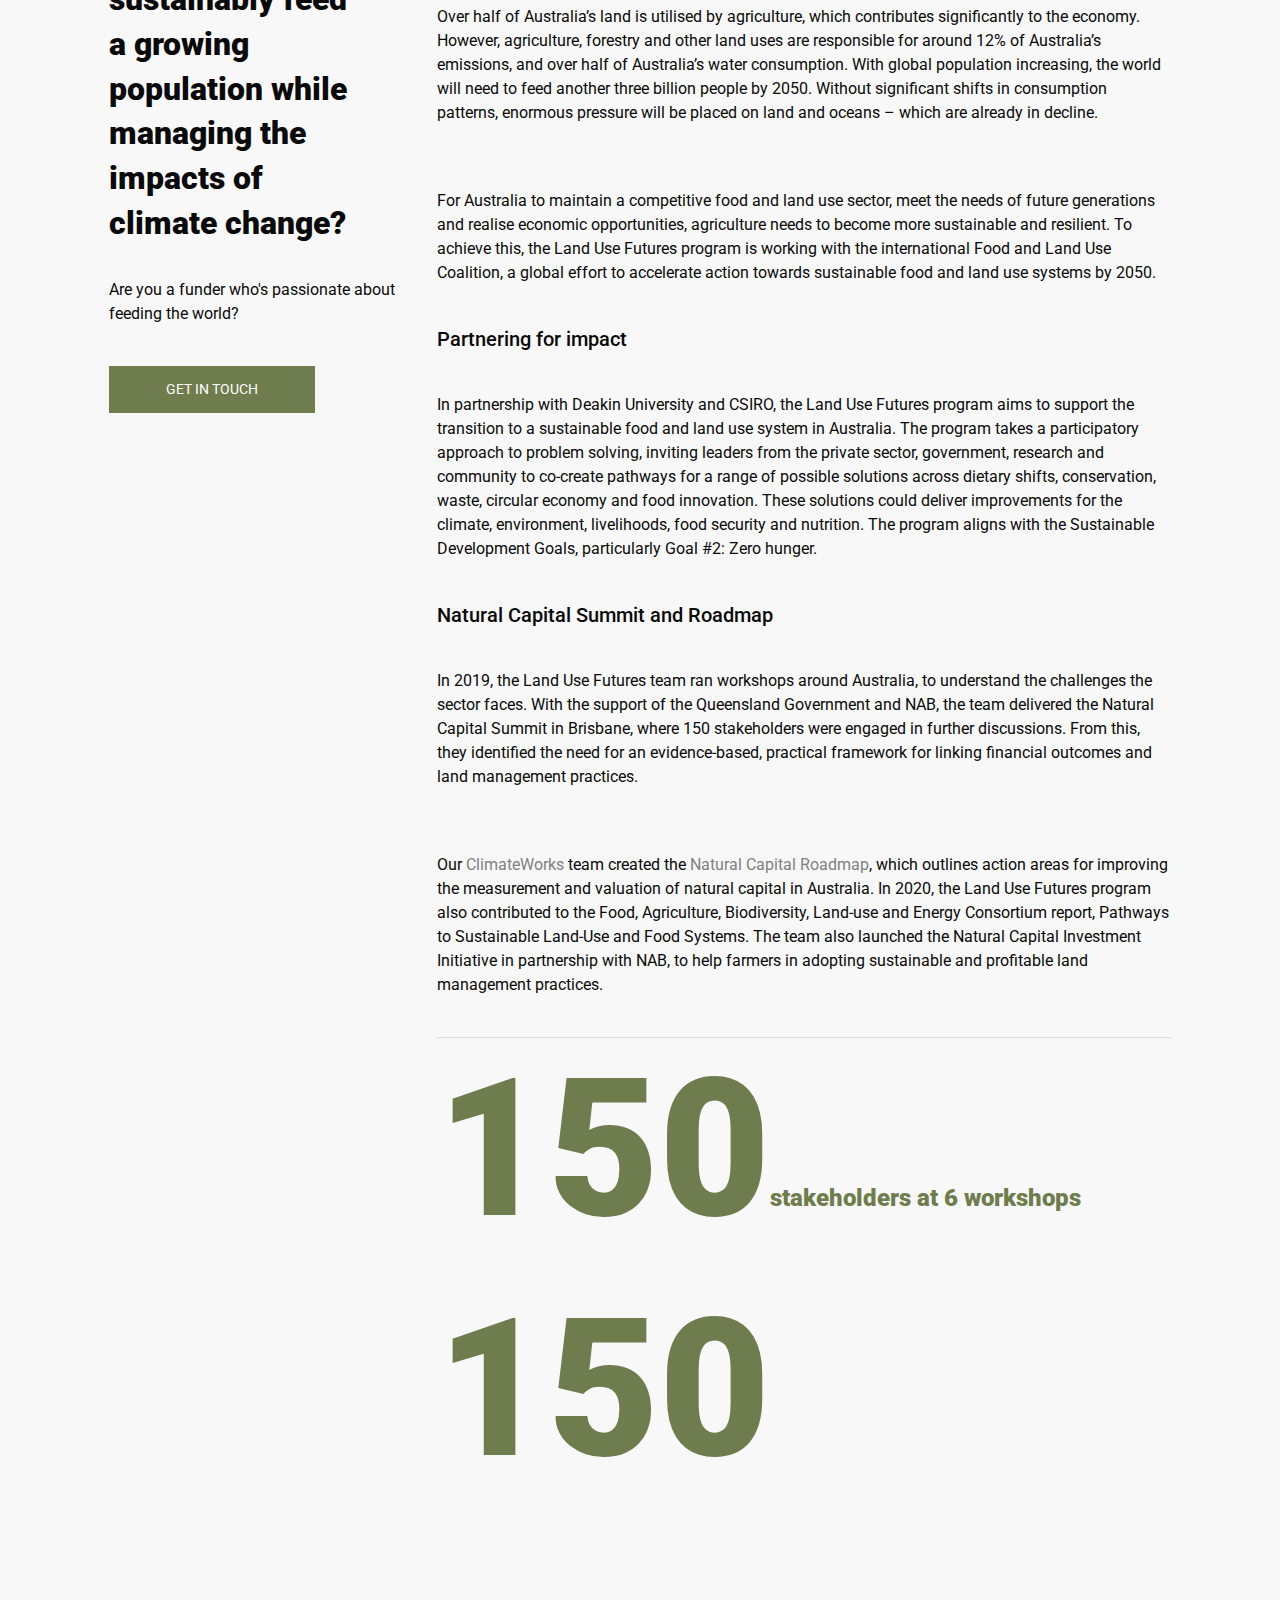
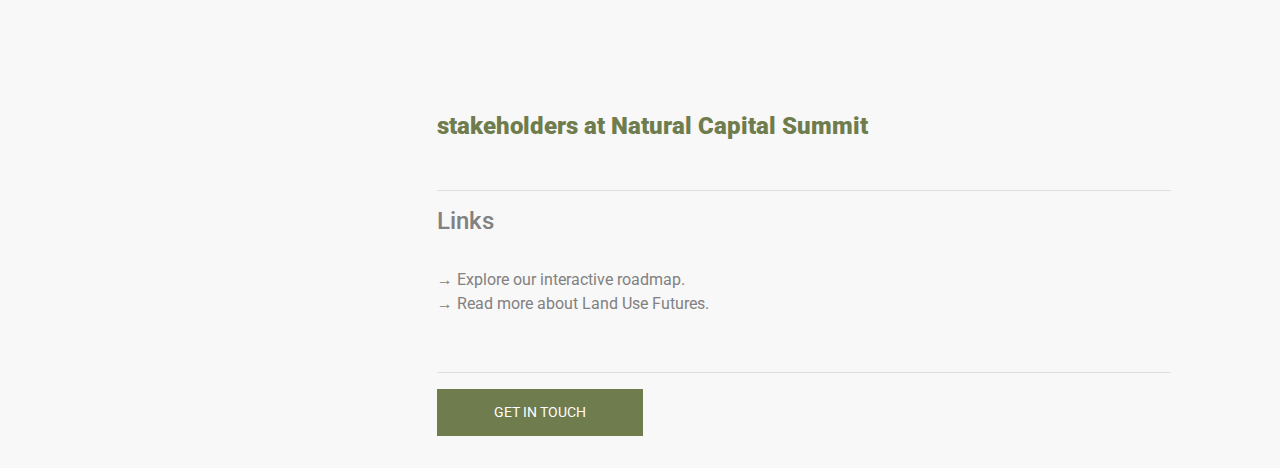
<file: leadership.html>
<!DOCTYPE html>
<html lang="en">
  <head>
    <meta charset="UTF-8" />
    <meta name="viewport" content="width=device-width, initial-scale=1.0" />
    <title>Leadership for the SDGs</title>
    <link
      rel="stylesheet"
      href="https://stackpath.bootstrapcdn.com/bootstrap/4.3.1/css/bootstrap.min.css"
    />
    <link
      href="https://fonts.googleapis.com/css2?family=Roboto:ital,wght@0,100;0,300;0,400;0,500;0,700;0,900;1,100;1,300;1,400;1,500;1,700;1,900&display=swap"
      rel="stylesheet"
    />
    <link
      rel="stylesheet"
      href="https://use.fontawesome.com/releases/v5.8.1/css/all.css"
      integrity="sha384-50oBUHEmvpQ+1lW4y57PTFmhCaXp0ML5d60M1M7uH2+nqUivzIebhndOJK28anvf"
      crossorigin="anonymous"
    />
    <link rel="stylesheet" type="text/css" href="css/leadership.css" />
    <script
      src="https://code.jquery.com/jquery-3.5.1.slim.min.js"
      integrity="sha384-DfXdz2htPH0lsSSs5nCTpuj/zy4C+OGpamoFVy38MVBnE+IbbVYUew+OrCXaRkfj"
      crossorigin="anonymous"
    ></script>
    <script
      src="https://cdn.jsdelivr.net/npm/popper.js@1.16.0/dist/umd/popper.min.js"
      integrity="sha384-Q6E9RHvbIyZFJoft+2mJbHaEWldlvI9IOYy5n3zV9zzTtmI3UksdQRVvoxMfooAo"
      crossorigin="anonymous"
    ></script>
    <script
      src="https://stackpath.bootstrapcdn.com/bootstrap/4.5.0/js/bootstrap.min.js"
      integrity="sha384-OgVRvuATP1z7JjHLkuOU7Xw704+h835Lr+6QL9UvYjZE3Ipu6Tp75j7Bh/kR0JKI"
      crossorigin="anonymous"
    ></script>

  </head>
  <body>
    <div class="msdi-body">
      <div class="header">
        <div class="container-fluid">
          <div id="sideMenu" class="menu">
            <a href="javascript:void(0)" class="closebtn" onclick="closeMenu()"
              ><i class="fas fa-times"></i
              ></a>
              <a href="climate.html"><h4>Climate Action</h4></a>
              <a href="health.html"><h4>Environment and Health</h4></a>
              <a href="circular.html"><h4>Circular Economy</h4></a>
              <a href="cities.html"><h4>Cities and Regions</h4></a>
              <a href="leadership.html"><h4>Leadership for the SDGs</h4></a>
              <a href="inclusive.html"><h4>Inclusive Prosperity</h4></a>
              <a href="capacity.html"><h4>Building Capacity and Empowering Leaders</h4></a>
              <hr />
              <a href="about-us.html">About Us</a>
              <a href="awards.html">2020 Awards</a>
              <a href="publications.html">2020 Reports and Publications</a>
              <a href="events.html">2020 Events</a>
              <a href="partners.html">Partners and Funders</a>
              <a href="team.html">Our Team</a>
              <a href="#">Contact Us</a>
              <a href="index.html">Home</a>
          </div>

          <div class="row justify-content-end">
            <ul class="nav">
              <li>
                <button
                  class="btn-download regular-button-white"
                  type="submit"
                  onclick="window.open('file.doc')"
                >
                  <i class="fa fa-download"></i> Download Report
                </button>
              </li>
              <li>
                  <button class="btn-menu regular-button-black" onclick="openMenu()">
                    <i class="fa fa-bars" aria-hidden="true"></i> Menu
                  </button>
              </li>
            </ul>
          </div>
          <!--End Button Container-->
          <div class="row">
            <div class="col-12 text-center align-center center-box">
              <h1>
                Leadership for the SDGs
              </h1>
              <div class="intro">
                Lorem, ipsum dolor sit amet consectetur adipisicing elit. Eligendi, officiis.
              </div>
            </div>
            <!--End Column-->
          </div>
          <div class="col-sm-0 col-md-0 col-lg-1"></div>
          <!--End Column-->
        </div>
        <!-- End row-->
      </div>
      <!--End Header-->
      <div class="row" id="navbar">
        <div class="col-sm-0 col-md-0 col-lg-1"></div>
        <div class="col-sm-12 col-md-12 col-lg-11 col-xl-11"> 
          <a class="nav-link" href="#LandUseFutures">1. Example One</a>
          <a class="nav-link" href="#NetZero">2. Example One</a>
        </div>
        <div class="col-sm-0 col-md-0 col-lg-1"></div>
      </div>

      <div class="white-container" id="exampleOne">
        <div class="row">
          <div class="col-sm-0 col-md-0 col-lg-1"></div>
          <div class="col-sm-12 col-md-12 col-lg-11 col-xl-11 story-title">
            1. Land Use Futures
          </div>
        </div>
        <!--End row-->
        <div class="row">
          <div class="col-sm-0 col-md-0 col-lg-1"></div>
          <div class="col-sm-12 col-md-12 col-lg-3 col-xl-3 aside">
            <!--Open aside-->
            <h2>
              How can we sustainably feed a growing population while managing
              the impacts of climate change?
            </h2>
            <div id="cta">
              <!-- Once a mode has been selected, a specific CTA will be generated here, replacing the default text below-->
              <p>Are you a funder who's passionate about feeding the world?</p>
            </div>
            <button class="cta-button">
              Get In Touch
            </button>
          </div>
          <!--Close aside-->
          <div class="col-sm-12 col-md-12 col-lg-7 col-xl-7">
            <!--Open article-->
            <h3>Accelerating global action</h3>
            <p>
              Over half of Australia’s land is utilised by agriculture, which
              contributes significantly to the economy. However, agriculture,
              forestry and other land uses are responsible for around 12% of
              Australia’s emissions, and over half of Australia’s water
              consumption. With global population increasing, the world will
              need to feed another three billion people by 2050. Without
              significant shifts in consumption patterns, enormous pressure will
              be placed on land and oceans – which are already in decline.
            </p>
            <p>
              For Australia to maintain a competitive food and land use sector,
              meet the needs of future generations and realise economic
              opportunities, agriculture needs to become more sustainable and
              resilient. To achieve this, the Land Use Futures program is
              working with the international Food and Land Use Coalition, a
              global effort to accelerate action towards sustainable food and
              land use systems by 2050.
            </p>
            <h3>Partnering for impact</h3>
            <p>
              In partnership with Deakin University and CSIRO, the Land Use
              Futures program aims to support the transition to a sustainable
              food and land use system in Australia. The program takes a
              participatory approach to problem solving, inviting leaders from
              the private sector, government, research and community to
              co-create pathways for a range of possible solutions across
              dietary shifts, conservation, waste, circular economy and food
              innovation. These solutions could deliver improvements for the
              climate, environment, livelihoods, food security and nutrition.
              The program aligns with the Sustainable Development Goals,
              particularly Goal #2: Zero hunger.
            </p>
            <h3>Natural Capital Summit and Roadmap</h3>
            <p>
              In 2019, the Land Use Futures team ran workshops around Australia,
              to understand the challenges the sector faces. With the support of
              the Queensland Government and NAB, the team delivered the Natural
              Capital Summit in Brisbane, where 150 stakeholders were engaged in
              further discussions. From this, they identified the need for an
              evidence-based, practical framework for linking financial outcomes
              and land management practices.
            </p>
            <p>
              Our
              <a href="https://www.climateworksaustralia.org/" target="_blank"
                >ClimateWorks</a
              >
              team created the
              <a
                href="https://www.climateworksaustralia.org/resource/land-use-futures-natural-capital-roadmap/"
                target="_blank"
                >Natural Capital Roadmap</a
              >, which outlines action areas for improving the measurement and
              valuation of natural capital in Australia. In 2020, the Land Use
              Futures program also contributed to the Food, Agriculture,
              Biodiversity, Land-use and Energy Consortium report, Pathways to
              Sustainable Land-Use and Food Systems. The team also launched the
              Natural Capital Investment Initiative in partnership with NAB, to
              help farmers in adopting sustainable and profitable land
              management practices.
            </p>
            <hr />
            <div class="row stat-captions">
                150 <span>stakeholders at 6 workshops</span>
            </div>
            <div class="row stat-captions">
            150 <span>stakeholders at Natural Capital Summit</span>
            </div>
            <div class="row">
              <div class="col">
                <hr />
                <h4>Links</h4>
                <p>
                  <a
                    href="https://www.climateworksaustralia.org/news/land-use-futures-launches-interactive-website-on-australias-land-use/"
                    target="_blank"
                    >&#8594 Explore our interactive roadmap.</a
                  ><br />
                  <a
                    href="https://www.climateworksaustralia.org/project/land-use-futures/"
                    target="_blank"
                    >&#8594 Read more about Land Use Futures.</a
                  >
                </p>
              </div>
            </div>

            <hr />
            <div class="row">
              <div class="col">
                <button class="cta-button">
                  Get In Touch
                </button>
              </div>
              </div>
            <div class="col-sm-1 col-md-1 col-lg-1 col-xl-1"></div>
          </div>
          <!--Close article-->
        </div>
        <!--End row-->
      </div>
      <!--Close container-->

      <div class="grey-container" id="exampleOne">
        <div class="row">
          <div class="col-sm-0 col-md-0 col-lg-1"></div>
          <div class="col-sm-12 col-md-12 col-lg-11 col-xl-11 story-title">
            2. Net Zero
          </div>
        </div>
        <!--End row-->
        <div class="row">
          <div class="col-sm-0 col-md-0 col-lg-1"></div>
          <div class="col-sm-12 col-md-12 col-lg-3 col-xl-3 aside">
            <!--Open aside-->
            <h2>
              How can we sustainably feed a growing population while managing
              the impacts of climate change?
            </h2>
            <div id="cta">
              <!-- Once a mode has been selected, a specific CTA will be generated here, replacing the default text below-->
              <p>Are you a funder who's passionate about feeding the world?</p>
            </div>
            <button class="cta-button bottom">
              Get In Touch
            </button>
          </div>
          <!--Close aside-->
          <div class="col-sm-12 col-md-12 col-lg-7 col-xl-7">
            <!--Open article-->
            <h3>Accelerating global action</h3>
            <p>
              Over half of Australia’s land is utilised by agriculture, which
              contributes significantly to the economy. However, agriculture,
              forestry and other land uses are responsible for around 12% of
              Australia’s emissions, and over half of Australia’s water
              consumption. With global population increasing, the world will
              need to feed another three billion people by 2050. Without
              significant shifts in consumption patterns, enormous pressure will
              be placed on land and oceans – which are already in decline.
            </p>
            <p>
              For Australia to maintain a competitive food and land use sector,
              meet the needs of future generations and realise economic
              opportunities, agriculture needs to become more sustainable and
              resilient. To achieve this, the Land Use Futures program is
              working with the international Food and Land Use Coalition, a
              global effort to accelerate action towards sustainable food and
              land use systems by 2050.
            </p>
            <h3>Partnering for impact</h3>
            <p>
              In partnership with Deakin University and CSIRO, the Land Use
              Futures program aims to support the transition to a sustainable
              food and land use system in Australia. The program takes a
              participatory approach to problem solving, inviting leaders from
              the private sector, government, research and community to
              co-create pathways for a range of possible solutions across
              dietary shifts, conservation, waste, circular economy and food
              innovation. These solutions could deliver improvements for the
              climate, environment, livelihoods, food security and nutrition.
              The program aligns with the Sustainable Development Goals,
              particularly Goal #2: Zero hunger.
            </p>
            <h3>Natural Capital Summit and Roadmap</h3>
            <p>
              In 2019, the Land Use Futures team ran workshops around Australia,
              to understand the challenges the sector faces. With the support of
              the Queensland Government and NAB, the team delivered the Natural
              Capital Summit in Brisbane, where 150 stakeholders were engaged in
              further discussions. From this, they identified the need for an
              evidence-based, practical framework for linking financial outcomes
              and land management practices.
            </p>
            <p>
              Our
              <a href="https://www.climateworksaustralia.org/" target="_blank"
                >ClimateWorks</a
              >
              team created the
              <a
                href="https://www.climateworksaustralia.org/resource/land-use-futures-natural-capital-roadmap/"
                target="_blank"
                >Natural Capital Roadmap</a
              >, which outlines action areas for improving the measurement and
              valuation of natural capital in Australia. In 2020, the Land Use
              Futures program also contributed to the Food, Agriculture,
              Biodiversity, Land-use and Energy Consortium report, Pathways to
              Sustainable Land-Use and Food Systems. The team also launched the
              Natural Capital Investment Initiative in partnership with NAB, to
              help farmers in adopting sustainable and profitable land
              management practices.
            </p>
            <hr />
            <div class="row stat-captions">
                150 <span>stakeholders at 6 workshops</span>
            </div>
            <div class="row stat-captions">
            150 <span>stakeholders at Natural Capital Summit</span>
            </div>
            <div class="row">
              <div class="col">
                <hr />
                <h4>Links</h4>
                <p>
                  <a
                    href="https://www.climateworksaustralia.org/news/land-use-futures-launches-interactive-website-on-australias-land-use/"
                    target="_blank"
                    >&#8594 Explore our interactive roadmap.</a
                  ><br />
                  <a
                    href="https://www.climateworksaustralia.org/project/land-use-futures/"
                    target="_blank"
                    >&#8594 Read more about Land Use Futures.</a
                  >
                </p>
              </div>
            </div>

            <hr />
            <div class="row">
              <div class="col">
                <button class="cta-button">
                  Get In Touch
                </button>
              </div>
              </div>
            <div class="col-sm-1 col-md-1 col-lg-1 col-xl-1"></div>
          </div>
          <!--Close article-->
        </div>
        <!--End row-->
      </div>
      <!--Close container-->
    <!--Close page-content-->
    <script src="js/darkmode.js"></script>

  </body>
</html>
</file>
<file: css/index.css>
.msdi-body {
  padding: 0;
  margin: 0;
  background-color: #0a0a0a;
  font-family: "Roboto", sans-serif;
  color: #fff;
  text-align: center;
  width: 100%;
  font-size: 16px;
  overflow-x: hidden;
}

/* Body Things */

.page-content {
  margin: 0;
  font-family: "Roboto", sans-serif;
  background-color: #0a0a0a;
  text-align: center;
}

.header {
  text-align: center;
  height: 90vh;
  width: 100vw;
  background-image: url("../img/banners/AR2021-Home-hero-M.jpg");
  background-size: cover;
  background-position: center center;
  background-repeat: no-repeat;
  background-color: #0a0a0a;
}

img {
  max-width: 100%;
  max-height: 100%;
}

.center-box {
  margin-top: auto;
  width: 50%;
  padding: 1em;
}

#navbar {
  /* Roboto Regular */
  font-family: "Roboto", sans-serif;
  font-weight: 400;
  overflow: hidden;
  background-color: #fc6228;
  z-index: 1;
  top: 0;
}

#navbar a {
  float: left;
  display: block;
  color: #fff;
  text-align: center;
  padding: 0.875rem 1rem;
  text-decoration: none;
}

#navbar a:hover {
  background-color: #fc6228;
  color: #0a0a0a;
}

#navbar a.active {
  background-color: #fc6228;
  color: #fff;
}

.nav {
  list-style-type: none;
  text-align: right;
  margin-right: 2em;
  padding: 0;
}

.nav li {
  display: inline-block;
  padding: 0;
}

.sticky {
  position: fixed;
  top: 0;
  width: 100%;
}

.sticky + .content {
  padding-top: 3.75rem;
}

.menu {
  height: 100%;
  width: 0;
  position: fixed;
  z-index: 1;
  top: 0;
  right: 0;
  background-color: #111;
  opacity: 98%;
  overflow-x: hidden;
  transition: 0.5s;
  padding-top: 1.25rem;
}

.menu a {
  padding: 0.5em 0.5em 0.5em 2em;
  text-decoration: none;
  color: #818181;
  display: block;
  transition: 0.3s;
  text-align: end;
  margin-right: 1em;
}

.menu a:hover {
  color: #f1f1f1;
}

.menu h4:hover,
.menu a:hover {
  color: #f1f1f1;
}

.menu .closebtn {
  position: absolute;
  top: 0;
  right: 0;
  margin-left: 1em;
}

.menu hr {
  background-color: #fff;
  opacity: 50%;
  max-width: 95%;
}

.menu h4 {
  line-height: 0.8em;
}

/* Segments */

section {
  text-align: center;
}

hr {
  background-color: #fff;
  max-width: 80%;
}

.jumbotron {
  background-image: url("../img/banners/2020.jpg");
  width: 100%;
  height: 60vh;
  object-fit: cover;
}

.intro {
  font-weight: 300;
  line-height: 1.2em;
  font-size: 1.125rem;
  color: #fff;
}

.story-title {
  font-weight: 500;
  line-height: 1.2em;
  color: #fc6228;
  text-transform: uppercase;
  padding-bottom: 1em;
}

.cta {
  font-weight: 300;
  line-height: 1.4em;
  color: #fc6228;
  padding-bottom: 1em;
}

.responsive-youtube {
  overflow: hidden;
  padding-bottom: 56.25%;
  position: relative;
  height: 0;
}

.responsive-youtube iframe {
  left: 0;
  top: 0;
  height: 100%;
  width: 100%;
  position: absolute;
  border: 0;
}

.responsive-images {
  padding-top: 1em;
  padding-bottom: 2em;
  overflow: hidden;
  position: relative;
  background-position: center;
  background-repeat: no-repeat;
}

.email-form {
  text-align: center;
  height: 33vh;
  width: 100vw;
  background-color: #ef3a4b;
  margin-top: 3em;
  margin-bottom: 3em;
}

.email-form h3 {
  margin-top: 2em;
  margin-bottom: 1em;
}

.email-form .regular-button-white {
  margin-top: 1em;
  margin-bottom: 1em;
}

/*Tiles*/

.tile {
  width: 30%;
  display: inline-block;
  box-sizing: border-box;
  background: #fff;
  padding: 1em;
  margin: 1em;
  text-align: left;
}

.title {
  margin-top: 0.2em;
}

.climate-tile,
.health-tile,
.circular-tile,
.cities-tile,
.leadership-tile,
.inclusive-tile,
.building-tile {
  color: #fff;
}

.climate-tile {
  background: #008a25;
}

.climate-tile:hover {
  background: darken(#008a25, 10%);
}

.health-tile {
  background: #027eb6;
}

.health-tile:hover {
  background: darken(#027eb6, 10%);
}

.cities-tile {
  background: #746fb2;
}

.cities-tile:hover {
  background: darken(#746fb2, 10%);
}

.leadership-tile {
  background: #6f7c4d;
}

.leadership-tile:hover {
  background: darken(#6f7c4d, 10%);
}

.circular-tile {
  background: #c8008f;
}

.circular-tile:hover {
  background: darken(#c8008f, 10%);
}

.inclusive-tile {
  background: #d93f00;
}

.inclusive-tile:hover {
  background: darken(#d93f00, 10%);
}

.building-tile {
  background: #ee0220;
}

.building-tile:hover {
  background: darken(#ee0220, 10%);
}

/* Buttons */
.btn {
  display: inline;
  overflow: auto;
  font-weight: 400;
  text-align: center;
  white-space: nowrap;
  vertical-align: middle;
  user-select: none;
  border: 1px solid transparent;
  line-height: 1.5;
  border-radius: 0.25rem;
  transition: color 0.15s;
  margin: 2px;
  color: white;
}

.large-button-white {
  background-color: #fff;
  border: 1px solid #fff;
  display: inline-block;
  cursor: pointer;
  color: #0a0a0a;
  font-family: "Roboto", sans-serif;
  padding: 1.5rem 3.5rem;
  text-decoration: none;
  text-transform: uppercase;
}
.large-button-white:hover {
  background-color: gray;
  color: #fff;
}
.large-button-white:active {
  position: relative;
  top: 1px;
}

.large-button-black {
  background-color: #0a0a0a;
  border: 1px solid #0a0a0a;
  display: inline-block;
  cursor: pointer;
  color: #fff;
  font-family: "Roboto", sans-serif;
  padding: 1.5rem 3.5rem;
  text-decoration: none;
  text-transform: uppercase;
}
.large-button-black:hover {
  background-color: gray;
  color: #0a0a0a;
}
.large-button-black:active {
  position: relative;
  top: 1px;
}

.regular-button-white {
  background-color: #fff;
  border: 1px solid #fff;
  display: inline-block;
  cursor: pointer;
  color: #0a0a0a;
  font-family: "Roboto", sans-serif;
  padding: 0.75rem 3.5rem;
  text-decoration: none;
}
.regular-button-white:hover {
  background-color: gray;
  color: #fff;
}
.regular-button-white:active {
  position: relative;
  top: 1px;
}

.regular-button-black {
  background-color: #0a0a0a;
  border: 1px solid #0a0a0a;
  display: inline-block;
  cursor: pointer;
  color: #fff;
  font-family: "Roboto", sans-serif;
  padding: 0.75rem 3.5rem;
  text-decoration: none;
}
.regular-button-black:hover {
  background-color: gray;
  color: #0a0a0a;
}
.regular-button-black:active {
  position: relative;
  top: 1px;
}

.btn-menu,
.btn-download {
  position: sticky;
  display: inline-block;
  padding: 0.5rem 1.5rem;
}
.btn-menu {
  margin: 0 2em 0 0;
}

.btn-download {
  margin: 0 2em 0 -2em;
}

.download-button {
  position: absolute;
  top: 0;
  right: 18em;
  padding: 1.5rem 3.5rem;
  background-color: #fff;
  border: 1px solid #fff;
  display: inline-block;
  cursor: pointer;
  color: #0a0a0a;
  font-family: "Roboto", sans-serif;
  text-decoration: none;
}

.download-button:hover {
  background-color: gray;
  color: #0a0a0a;
}
.download-button:active {
  top: 1px;
}

.menu-button {
  position: absolute;
  top: 0;
  left: 0;
  right: 25%;
  padding: 1.5rem 3.5rem;
  background-color: #0a0a0a;
  border: 1px solid #0a0a0a;
  display: inline-block;
  cursor: pointer;
  color: #fff;
  font-family: "Roboto", sans-serif;
  text-decoration: none;
}

.menu-button:hover {
  background-color: gray;
  color: #0a0a0a;
}
.menu-button:active {
  top: 1px;
}

.arrow-button {
  padding-top: -1em;
}

/* @Media Calls */

/* Medium devices (tablets, 768px and up to 992px) */
@media screen and (max-width: 992px) {
  /* Font things */

  h1 {
    /* Roboto Black */
    font-size: 4rem;
    line-height: 1em;
  }

  h2 {
    /* Roboto Black */
    font-size: 1.75rem;
    line-height: 1em;
  }

  h3 {
    /* Roboto Medium */
    font-size: 1.25rem;
    line-height: 1em;
  }

  h3:first-of-type {
    line-height: 1em;
  }

  p {
    /* Roboto Regular */
    padding-top: 0.75rem;
    padding-bottom: 0.75rem;
  }

  a {
    /* Roboto Regular */
    line-height: 1em;
    padding-top: 0.75rem;
    padding-bottom: 0.75rem;
  }

  /* Segments */

  .intro {
    /* Roboto Light */
    line-height: 1em;
  }

  .form-row {
    text-align: left;
    align-items: center;
    justify-content: center;
    margin: 0.5em 0em;
  }

  /* Buttons */

  .large-button-white {
    padding: 1.125rem 2.5rem;
  }

  .large-button-black {
    padding: 1.125rem 2.5rem;
  }

  .regular-button-white {
    padding: 0.75rem 2.5rem;
  }

  .regular-button-black {
    padding: 0.75rem 2.5rem;
  }

  .btn-menu {
    /* position: sticky; */
    top: 0;
    right: 20%;
    display: inline-block;
    margin-left: 1px;
    padding: 0.5rem 1.5rem;
  }

  .btn-download {
    top: 0;
    display: inline-block;
    margin-left: 0;
    margin-bottom: 1em;
    margin-right: 0;
    padding: 0.5rem 1.5rem;
  }

  .climate-action h2 {
    position: relative;
    padding-top: 1.8rem;
    margin-left: 3rem;
    text-align: left;
  }

  .healthy-communities h2 {
    position: relative;
    padding-top: 1.8rem;
    margin-left: 3rem;
    text-align: left;
  }

  .sustainability-transitions h2 {
    position: relative;
    padding-top: 1.8rem;
    margin-left: 3rem;
    text-align: left;
  }

  .clean-water h2 {
    position: relative;
    padding-top: 1.8rem;
    margin-left: 3rem;
    text-align: left;
  }

  .policy-leadership h2 {
    position: relative;
    padding-top: 1.8rem;
    margin-left: 3rem;
    text-align: left;
  }
}

/* Small devices (phones) */
@media screen and (max-width: 600px) {
  /* Font things */

  h1 {
    /* Roboto Black */
    font-size: 2.5rem;
    line-height: 1em;
  }

  h2 {
    /* Roboto Black */
    font-size: 1.25rem;
    line-height: 1em;
  }

  h3 {
    /* Roboto Medium */
    font-size: 1rem;
    line-height: 1em;
  }

  p {
    /* Roboto Regular */
    padding-top: 0.75rem;
    padding-bottom: 0.75rem;
  }

  a {
    /* Roboto Regular */
    line-height: 1em;
    padding-top: 0.75rem;
    padding-bottom: 0.75rem;
  }

  /* Segments */

  .card-1 {
    height: 33.3vh;
  }

  .intro {
    /* Roboto Light */
    line-height: 1em;
  }

  form {
    height: 45vh;
    background-color: #ef3a4b;
    color: #fff;
  }

  .form-row {
    text-align: left;
    align-items: center;
    justify-content: center;
    margin: 0.3em 0em;
  }

  /* Buttons */

  .large-button-white {
    padding: 1rem 1.5rem;
  }

  .large-button-black {
    padding: 1rem 1.5rem;
  }
  .regular-button-white {
    padding: 0.625rem 1.5rem;
  }

  .regular-button-black {
    padding: 0.625rem 1.5rem;
  }

  .btn-menu,
  .btn-download {
    position: sticky;
    top: 0;
    right: 0;
    display: inline-block;
    margin-left: 1px;
    padding: 0.5rem 1rem;
  }

  .btn-menu {
    margin: 2em 2em 0 0;
  }

  .btn-download {
    margin: 2em 2em 0 -2em;
  }
}

/* Smallest devices (Moto G4phones) */
@media screen and (max-width: 360px) {
  form {
    height: 50vh;
    background-color: #ef3a4b;
    color: #fff;
  }

  .btn-menu,
  .btn-download {
    position: relative;
    top: 0;
    right: -11%;
    display: inline-block;
    margin-left: 1px;
    padding: 0.375rem 0.75rem;
  }
}
</file>
<file: css/capacity.css>
.msdi-body {
  padding: 0;
  margin: 0;
  background-color: #fff;
  font-family: "Roboto", sans-serif;
  color: #0a0a0a;
  text-align: left;
  width: 100%;
  font-size: 16px;
  overflow-x: hidden;
}

/* Body Things */

.page-content {
  margin: 0;
  font-family: "Roboto", sans-serif;
  background-color: #0a0a0a;
  text-align: left;
}

.header {
  text-align: center;
  height: 90vh;
  width: 100vw;
  background-image: url("../img/banners/capcity.jpg");
  background-size: cover;
  background-position: center center;
  background-repeat: no-repeat;
  background-color: #0a0a0a;
}

img {
  max-width: 100%;
  max-height: 100%;
}

.center-box {
  margin-top: auto;
  width: 50%;
  padding: 1em;
}

#fade {
  opacity: 0;
  transition: opacity 3s;
  -webkit-transition: opacity 3s;
}

#navbar {
  /* Roboto Regular */
  font-family: "Roboto", sans-serif;
  font-weight: 400;
  overflow: hidden;
  /* padding-left: 7em; */
  background-color: #ee0220;
  z-index: 1;
  top: 0;
}

#navbar a {
  float: left;
  display: block;
  color: #fff;
  text-align: center;
  padding: 0.875rem 1rem 0.875rem 0rem;
  text-decoration: none;
}

#navbar a:hover {
  background-color: #ee0220;
  color: #0a0a0a;
}

#navbar a.active {
  background-color: #ee0220;
  color: #fff;
}

.nav {
  list-style-type: none;
  text-align: right;
  margin-right: 2em;
  padding: 0;
}

.nav li {
  display: inline-block;
  padding: 0;
}

.sticky {
  position: fixed;
  top: 0;
  width: 100%;
}

.sticky + .content {
  padding-top: 60px;
}

.menu {
  height: 100%;
  width: 0;
  position: fixed;
  z-index: 1;
  top: 0;
  right: 0;
  background-color: #111;
  opacity: 98%;
  overflow-x: hidden;
  transition: 0.5s;
  padding-top: 1.25rem;
}

.menu a {
  padding: 0.5em 0.5em 0.5em 2em;
  text-decoration: none;
  color: #818181;
  display: block;
  transition: 0.3s;
  text-align: end;
  margin-right: 1em;
}

.menu h4:hover,
.menu a:hover {
  color: #f1f1f1;
}

.menu .closebtn {
  position: absolute;
  top: 0;
  right: 0;
  margin-left: 1em;
}

.menu hr {
  background-color: #fff;
  opacity: 50%;
  max-width: 95%;
}

.menu h4 {
  line-height: 0.8em;
}

/* Class Things */

/* Segments */

.white-container {
  background-color: #fff;
  padding-top: 2rem;
  padding-bottom: 2rem;
  box-sizing: border-box;
}

.grey-container {
  background-color: #f8f8f8;
  padding-top: 2rem;
  padding-bottom: 2rem;
  box-sizing: border-box;
}

.intro {
  /* Roboto Light */
  font-family: "Roboto", sans-serif;
  font-weight: 300;
  font-size: 2rem;
  line-height: 1.2em;
  color: #fff;
  text-align: center;
}

.story-title {
  /* Roboto Medium */
  font-family: "Roboto", sans-serif;
  font-weight: 500;
  font-size: 1rem;
  line-height: 1.2em;
  color: #ee0220;
  text-transform: uppercase;
  padding-bottom: 1em;
}

.cta {
  /* Roboto Light */
  font-family: "Roboto", sans-serif;
  font-weight: 300;
  font-size: 1.375rem;
  line-height: 1.4em;
  color: #ee0220;
  padding-bottom: 1em;
}

.stat-captions {
  /* Roboto Black */
  font-family: "Roboto", sans-serif;
  font-weight: 900;
  font-size: 12rem;
  color: #ee0220;
  margin: -0.25em 0 -0.75em 0;
}

.stat-captions span {
  font-family: "Roboto", sans-serif;
  font-weight: 900;
  font-size: 1.5rem;
  line-height: 16em;
  color: #ee0220;
}

.responsive-youtube {
  overflow: hidden;
  padding-bottom: 56.25%;
  position: relative;
  height: 0;
}

.responsive-youtube iframe {
  left: 0;
  top: 0;
  height: 100%;
  width: 100%;
  position: absolute;
}

.responsive-images {
  padding-top: 1em;
  padding-bottom: 2em;
  overflow: hidden;
  position: relative;
  background-position: center;
  background-repeat: no-repeat;
}

/* Buttons */

.large-button-white {
  background-color: #fff;
  border: 1px solid #fff;
  display: inline-block;
  cursor: pointer;
  color: #0a0a0a;
  font-family: "Roboto", sans-serif;
  padding: 1.5rem 3.5rem;
  text-decoration: none;
  text-transform: uppercase;
  margin-left: 2rem;
}
.large-button-white:hover {
  background-color: gray;
  color: #fff;
}
.large-button-white:active {
  position: relative;
  top: 1px;
}

.large-button-black {
  background-color: #0a0a0a;
  border: 1px solid #0a0a0a;
  display: inline-block;
  cursor: pointer;
  color: #fff;
  font-family: "Roboto", sans-serif;
  padding: 1.5rem 3.5rem;
  text-decoration: none;
  text-transform: uppercase;
}
.large-button-black:hover {
  background-color: gray;
  color: #0a0a0a;
}
.large-button-black:active {
  position: relative;
  top: 1px;
}

.regular-button-white {
  background-color: #fff;
  border: 1px solid #fff;
  display: inline-block;
  cursor: pointer;
  color: #0a0a0a;
  font-family: "Roboto", sans-serif;
  padding: 0.75rem 3.5rem;
  text-decoration: none;
}
.regular-button-white:hover {
  background-color: gray;
  color: #fff;
}
.regular-button-white:active {
  position: relative;
  top: 1px;
}

.regular-button-black {
  background-color: #0a0a0a;
  border: 1px solid #0a0a0a;
  display: inline-block;
  cursor: pointer;
  color: #fff;
  font-family: "Roboto", sans-serif;
  padding: 0.75rem 3.5rem;
  text-decoration: none;
}
.regular-button-black:hover {
  background-color: gray;
  color: #0a0a0a;
}
.regular-button-black:active {
  position: relative;
  top: 1px;
}

.btn-menu,
.btn-download {
  position: sticky;
  display: inline-block;
  padding: 0.5rem 1.5rem;
}
.btn-menu {
  margin: 0 2em 0 0;
}

.btn-download {
  margin: 0 2em 0 -2em;
}

.download-button {
  position: absolute;
  top: 0;
  right: 18em;
  padding: 1.5rem 3.5rem;
  background-color: #fff;
  border: 1px solid #fff;
  display: inline-block;
  cursor: pointer;
  color: #0a0a0a;
  font-family: "Roboto", sans-serif;
  text-decoration: none;
}

.download-button:hover {
  background-color: gray;
  color: #0a0a0a;
}
.download-button:active {
  top: 1px;
}

.menu-button {
  position: absolute;
  top: 0;
  left: 0;
  right: 25%;
  padding: 1.5rem 3.5rem;
  background-color: #0a0a0a;
  border: 1px solid #0a0a0a;
  display: inline-block;
  cursor: pointer;
  color: #fff;
  font-family: "Roboto", sans-serif;
  text-decoration: none;
}

.menu-button:hover {
  background-color: gray;
  color: #0a0a0a;
}
.menu-button:active {
  top: 1px;
}

.cta-button {
  background-color: #ee0220;
  border: 1px solid #ee0220;
  display: inline-block;
  cursor: pointer;
  color: #fff;
  font-family: "Roboto", sans-serif;
  font-size: 0.875rem;
  padding: 0.75rem 3.5rem;
  text-decoration: none;
  text-transform: uppercase;
}
.cta-button:hover {
  background-color: gray;
  color: #ee0220;
}
.cta-button:active {
  position: relative;
  top: 1px;
}

.download-button {
  position: absolute;
  top: 0;
  right: 18em;
  padding: 1.5rem 3.5rem;
  background-color: #fff;
  border: 1px solid #fff;
  display: inline-block;
  cursor: pointer;
  color: #0a0a0a;
  font-family: "Roboto", sans-serif;
  text-decoration: none;
}

.download-button:hover {
  background-color: gray;
  color: #0a0a0a;
}
.download-button:active {
  top: 1px;
}

.menu-button {
  position: absolute;
  top: 0;
  left: 0;
  right: 25%;
  padding: 1.5rem 3.5rem;
  background-color: #0a0a0a;
  border: 1px solid #0a0a0a;
  display: inline-block;
  cursor: pointer;
  color: #fff;
  font-family: "Roboto", sans-serif;
  text-decoration: none;
}

.menu-button:hover {
  background-color: gray;
  color: #0a0a0a;
}
.menu-button:active {
  top: 1px;
}

/* Font things */

h1 {
  /* Roboto Black */
  font-family: "Roboto", sans-serif;
  font-weight: 900;
  font-size: 4.75rem;
  line-height: 1.2em;
  color: #fff;
  margin-top: 15%;
  text-align: center;
}

h2 {
  /* Roboto Black */
  font-family: "Roboto", sans-serif;
  font-weight: 900;
  font-size: 2rem;
  line-height: 1.4em;
  color: #0a0a0a;
  text-align: left;
  margin-right: 50px;
}

h3 {
  /* Roboto Medium */
  font-family: "Roboto", sans-serif;
  font-weight: 500;
  font-size: 1.25rem;
  line-height: 1.4em;
  color: #0a0a0a;
  margin-bottom: 1rem;
}

h3:first-of-type {
  padding-top: 0.25em;
}
h4 {
  /* Roboto Medium */
  font-family: "Roboto", sans-serif;
  font-weight: 500;
  color: #818181;
}

p {
  /* Roboto Regular */
  font-family: "Roboto", sans-serif;
  font-weight: 400;
  font-size: 1rem;
  line-height: 1.5em;
  color: #0a0a0a;
  padding-top: 1.5rem;
  padding-bottom: 1.5rem;
}

a {
  /* Roboto Regular */
  font-family: "Roboto", sans-serif;
  font-weight: 400;
  line-height: 1.5em;
  color: #818181;
  padding-top: 1.5rem;
  padding-bottom: 1.5rem;
}

a:hover {
  text-decoration: none;
}

a:visited {
  text-decoration: none;
  color: gray;
}

li {
  /* Roboto Regular */
  list-style-type: square;
  padding-top: 0.75rem;
  padding-bottom: 0.75rem;
}

li:first-of-type {
  padding-top: 0rem;
}

/* @Media Calls */

/* Medium devices (tablets, 768px and up to 992px) */
@media screen and (max-width: 992px) {
  /* Font things */

  h1 {
    /* Roboto Black */
    font-size: 4rem;
    line-height: 1em;
  }

  h2 {
    /* Roboto Black */
    font-size: 1.75rem;
    line-height: 1em;
    margin-bottom: 2rem;
    margin-right: 3rem;
  }

  h3 {
    /* Roboto Medium */
    font-size: 1.25rem;
    line-height: 1em;
  }

  h3:first-of-type {
    line-height: 1em;
  }

  p {
    /* Roboto Regular */
    padding-top: 0.75rem;
    padding-bottom: 0.75rem;
  }

  a {
    /* Roboto Regular */
    line-height: 1em;
    padding-top: 0.75rem;
    padding-bottom: 0.75rem;
  }

  /* Segments */

  .intro {
    /* Roboto Light */
    font-size: 1.125rem;
    line-height: 1em;
    text-align: center;
  }
  .stats {
    /* Roboto Black */
    font-size: 7.5rem;
    line-height: 1em;
    text-align: right;
  }

  .stat-captions {
    /* Roboto Black */
    font-size: 1.25rem;
    color: #ee0220;
    top: -0.6em;
  }

  .cta {
    /* Roboto Light */
    font-family: "Roboto", sans-serif;
    font-weight: 300;
    font-size: 1.375rem;
    line-height: 1.4em;
    color: #ee0220;
    padding-bottom: 1.5em;
    padding-top: 1rem;
  }

  /* Buttons */

  .cta-button {
    margin-bottom: 1em;
    margin-top: 0em;
    position: relative;
    left: 25%;
    width: 50%;
  }

  .large-button-white {
    padding: 1.125rem 2.5rem;
  }

  .large-button-black {
    padding: 1.125rem 2.5rem;
  }

  .regular-button-white {
    padding: 0.75rem 2.5rem;
  }

  .regular-button-black {
    padding: 0.75rem 2.5rem;
  }

  .btn-menu {
    /* position: sticky; */
    top: 0;
    right: 20%;
    display: inline-block;
    margin-left: 1px;
    padding: 0.5rem 1.5rem;
  }

  .btn-download {
    top: 0;
    display: inline-block;
    margin-left: 0;
    margin-bottom: 1em;
    margin-right: 0;
    padding: 0.5rem 1.5rem;
  }
}

/* Small devices (phones) */
@media screen and (max-width: 600px) {
  /* Font things */

  h1 {
    /* Roboto Black */
    font-size: 2.5rem;
    line-height: 1em;
  }

  h2 {
    /* Roboto Black */
    font-size: 1.25rem;
    line-height: 1em;
  }

  h3 {
    /* Roboto Medium */
    font-size: 1rem;
    line-height: 1em;
  }

  p {
    /* Roboto Regular */
    padding-top: 0.75rem;
    padding-bottom: 0.75rem;
  }

  a {
    /* Roboto Regular */
    line-height: 1em;
    padding-top: 0.75rem;
    padding-bottom: 0.75rem;
  }

  /* Segments */

  .intro {
    /* Roboto Light */
    font-size: 1rem;
    line-height: 1em;
  }

  .stats {
    /* Roboto Black */
    font-size: 5rem;
    line-height: 1em;
    text-align: center;
    position: relative;
  }

  .stat-captions {
    /* Roboto Black */
    font-size: 1.25rem;
    color: #ee0220;
    top: -0.6em;
    text-align: center;
    position: relative;
  }
  /* Buttons */

  .cta-button {
    margin-bottom: 2em;
    position: relative;
    left: 15%;
  }

  .large-button-white {
    font-size: 0.75rem;
    padding: 1rem 3rem;
  }

  .large-button-black {
    font-size: 0.75rem;
    padding: 1rem 3rem;
  }
  .regular-button-white {
    font-size: 0.75rem;
    padding: 0.625rem 3rem;
  }

  .regular-button-black {
    font-size: 0.75rem;
    padding: 0.625rem 3rem;
  }

  .btn-menu,
  .btn-download {
    position: sticky;
    top: 0;
    right: 0;
    display: inline-block;
    margin-left: 1px;
    font-size: 0.75rem;
    padding: 0.5rem 1.5rem;
  }

  .btn-menu {
    margin: 2em 2em 0 0;
  }

  .btn-download {
    margin: 2em 2em 0 -2em;
  }
}
</file>
<file: css/circular.css>
.msdi-body {
  padding: 0;
  margin: 0;
  background-color: #fff;
  font-family: "Roboto", sans-serif;
  color: #0a0a0a;
  text-align: left;
  width: 100%;
  font-size: 16px;
  overflow-x: hidden;
}

/* Body Things */

.page-content {
  margin: 0;
  font-family: "Roboto", sans-serif;
  background-color: #0a0a0a;
  text-align: left;
}

.header {
  text-align: center;
  height: 90vh;
  width: 100vw;
  background-image: url("../img/banners/circular-econ.jpg");
  background-size: cover;
  background-position: center center;
  background-repeat: no-repeat;
  background-color: #0a0a0a;
}

img {
  max-width: 100%;
  max-height: 100%;
}

.center-box {
  margin-top: auto;
  width: 50%;
  padding: 1em;
}

#fade {
  opacity: 0;
  transition: opacity 3s;
  -webkit-transition: opacity 3s;
}

#navbar {
  /* Roboto Regular */
  font-family: "Roboto", sans-serif;
  font-weight: 400;
  overflow: hidden;
  /* padding-left: 7em; */
  background-color: #c8008f;
  z-index: 1;
  top: 0;
}

#navbar a {
  float: left;
  display: block;
  color: #fff;
  text-align: center;
  padding: 0.875rem 1rem 0.875rem 0rem;
  text-decoration: none;
}

#navbar a:hover {
  background-color: #c8008f;
  color: #0a0a0a;
}

#navbar a.active {
  background-color: #c8008f;
  color: #fff;
}

.nav {
  list-style-type: none;
  text-align: right;
  margin-right: 2em;
  padding: 0;
}

.nav li {
  display: inline-block;
  padding: 0;
}

.sticky {
  position: fixed;
  top: 0;
  width: 100%;
}

.sticky + .content {
  padding-top: 60px;
}

.menu {
  height: 100%;
  width: 0;
  position: fixed;
  z-index: 1;
  top: 0;
  right: 0;
  background-color: #111;
  opacity: 98%;
  overflow-x: hidden;
  transition: 0.5s;
  padding-top: 1.25rem;
}

.menu a {
  padding: 0.5em 0.5em 0.5em 2em;
  text-decoration: none;
  color: #818181;
  display: block;
  transition: 0.3s;
  text-align: end;
  margin-right: 1em;
}

.menu h4:hover,
.menu a:hover {
  color: #f1f1f1;
}

.menu .closebtn {
  position: absolute;
  top: 0;
  right: 0;
  margin-left: 1em;
}

.menu hr {
  background-color: #fff;
  opacity: 50%;
  max-width: 95%;
}

.menu h4 {
  line-height: 0.8em;
}

/* Class Things */

/* Segments */

.white-container {
  background-color: #fff;
  padding-top: 2rem;
  padding-bottom: 2rem;
  box-sizing: border-box;
}

.grey-container {
  background-color: #f8f8f8;
  padding-top: 2rem;
  padding-bottom: 2rem;
  box-sizing: border-box;
}

.intro {
  /* Roboto Light */
  font-family: "Roboto", sans-serif;
  font-weight: 300;
  font-size: 2rem;
  line-height: 1.2em;
  color: #fff;
  text-align: center;
}

.story-title {
  /* Roboto Medium */
  font-family: "Roboto", sans-serif;
  font-weight: 500;
  font-size: 1rem;
  line-height: 1.2em;
  color: #c8008f;
  text-transform: uppercase;
  padding-bottom: 1em;
}

.cta {
  /* Roboto Light */
  font-family: "Roboto", sans-serif;
  font-weight: 300;
  font-size: 1.375rem;
  line-height: 1.4em;
  color: #c8008f;
  padding-bottom: 1em;
}

.stat-captions {
  /* Roboto Black */
  font-family: "Roboto", sans-serif;
  font-weight: 900;
  font-size: 12rem;
  color: #c8008f;
  margin: -0.25em 0 -0.75em 0;
}

.stat-captions span {
  font-family: "Roboto", sans-serif;
  font-weight: 900;
  font-size: 1.5rem;
  line-height: 16em;
  color: #c8008f;
}

.responsive-youtube {
  overflow: hidden;
  padding-bottom: 56.25%;
  position: relative;
  height: 0;
}

.responsive-youtube iframe {
  left: 0;
  top: 0;
  height: 100%;
  width: 100%;
  position: absolute;
}

.responsive-images {
  padding-top: 1em;
  padding-bottom: 2em;
  overflow: hidden;
  position: relative;
  background-position: center;
  background-repeat: no-repeat;
}

/* Buttons */

.large-button-white {
  background-color: #fff;
  border: 1px solid #fff;
  display: inline-block;
  cursor: pointer;
  color: #0a0a0a;
  font-family: "Roboto", sans-serif;
  padding: 1.5rem 3.5rem;
  text-decoration: none;
  text-transform: uppercase;
  margin-left: 2rem;
}
.large-button-white:hover {
  background-color: gray;
  color: #fff;
}
.large-button-white:active {
  position: relative;
  top: 1px;
}

.large-button-black {
  background-color: #0a0a0a;
  border: 1px solid #0a0a0a;
  display: inline-block;
  cursor: pointer;
  color: #fff;
  font-family: "Roboto", sans-serif;
  padding: 1.5rem 3.5rem;
  text-decoration: none;
  text-transform: uppercase;
}
.large-button-black:hover {
  background-color: gray;
  color: #0a0a0a;
}
.large-button-black:active {
  position: relative;
  top: 1px;
}

.regular-button-white {
  background-color: #fff;
  border: 1px solid #fff;
  display: inline-block;
  cursor: pointer;
  color: #0a0a0a;
  font-family: "Roboto", sans-serif;
  padding: 0.75rem 3.5rem;
  text-decoration: none;
}
.regular-button-white:hover {
  background-color: gray;
  color: #fff;
}
.regular-button-white:active {
  position: relative;
  top: 1px;
}

.regular-button-black {
  background-color: #0a0a0a;
  border: 1px solid #0a0a0a;
  display: inline-block;
  cursor: pointer;
  color: #fff;
  font-family: "Roboto", sans-serif;
  padding: 0.75rem 3.5rem;
  text-decoration: none;
}
.regular-button-black:hover {
  background-color: gray;
  color: #0a0a0a;
}
.regular-button-black:active {
  position: relative;
  top: 1px;
}

.btn-menu,
.btn-download {
  position: sticky;
  display: inline-block;
  padding: 0.5rem 1.5rem;
}
.btn-menu {
  margin: 0 2em 0 0;
}

.btn-download {
  margin: 0 2em 0 -2em;
}

.download-button {
  position: absolute;
  top: 0;
  right: 18em;
  padding: 1.5rem 3.5rem;
  background-color: #fff;
  border: 1px solid #fff;
  display: inline-block;
  cursor: pointer;
  color: #0a0a0a;
  font-family: "Roboto", sans-serif;
  text-decoration: none;
}

.download-button:hover {
  background-color: gray;
  color: #0a0a0a;
}
.download-button:active {
  top: 1px;
}

.menu-button {
  position: absolute;
  top: 0;
  left: 0;
  right: 25%;
  padding: 1.5rem 3.5rem;
  background-color: #0a0a0a;
  border: 1px solid #0a0a0a;
  display: inline-block;
  cursor: pointer;
  color: #fff;
  font-family: "Roboto", sans-serif;
  text-decoration: none;
}

.menu-button:hover {
  background-color: gray;
  color: #0a0a0a;
}
.menu-button:active {
  top: 1px;
}

.cta-button {
  background-color: #c8008f;
  border: 1px solid #c8008f;
  display: inline-block;
  cursor: pointer;
  color: #fff;
  font-family: "Roboto", sans-serif;
  font-size: 0.875rem;
  padding: 0.75rem 3.5rem;
  text-decoration: none;
  text-transform: uppercase;
}
.cta-button:hover {
  background-color: gray;
  color: #c8008f;
}
.cta-button:active {
  position: relative;
  top: 1px;
}

.download-button {
  position: absolute;
  top: 0;
  right: 18em;
  padding: 1.5rem 3.5rem;
  background-color: #fff;
  border: 1px solid #fff;
  display: inline-block;
  cursor: pointer;
  color: #0a0a0a;
  font-family: "Roboto", sans-serif;
  text-decoration: none;
}

.download-button:hover {
  background-color: gray;
  color: #0a0a0a;
}
.download-button:active {
  top: 1px;
}

.menu-button {
  position: absolute;
  top: 0;
  left: 0;
  right: 25%;
  padding: 1.5rem 3.5rem;
  background-color: #0a0a0a;
  border: 1px solid #0a0a0a;
  display: inline-block;
  cursor: pointer;
  color: #fff;
  font-family: "Roboto", sans-serif;
  text-decoration: none;
}

.menu-button:hover {
  background-color: gray;
  color: #0a0a0a;
}
.menu-button:active {
  top: 1px;
}

/* Font things */

h1 {
  /* Roboto Black */
  font-family: "Roboto", sans-serif;
  font-weight: 900;
  font-size: 4.75rem;
  line-height: 1.2em;
  color: #fff;
  margin-top: 15%;
  text-align: center;
}

h2 {
  /* Roboto Black */
  font-family: "Roboto", sans-serif;
  font-weight: 900;
  font-size: 2rem;
  line-height: 1.4em;
  color: #0a0a0a;
  text-align: left;
  margin-right: 50px;
}

h3 {
  /* Roboto Medium */
  font-family: "Roboto", sans-serif;
  font-weight: 500;
  font-size: 1.25rem;
  line-height: 1.4em;
  color: #0a0a0a;
  margin-bottom: 1rem;
}

h3:first-of-type {
  padding-top: 0.25em;
}
h4 {
  /* Roboto Medium */
  font-family: "Roboto", sans-serif;
  font-weight: 500;
  color: #818181;
}

p {
  /* Roboto Regular */
  font-family: "Roboto", sans-serif;
  font-weight: 400;
  font-size: 1rem;
  line-height: 1.5em;
  color: #0a0a0a;
  padding-top: 1.5rem;
  padding-bottom: 1.5rem;
}

a {
  /* Roboto Regular */
  font-family: "Roboto", sans-serif;
  font-weight: 400;
  line-height: 1.5em;
  color: #818181;
  padding-top: 1.5rem;
  padding-bottom: 1.5rem;
}

a:hover {
  text-decoration: none;
}

a:visited {
  text-decoration: none;
  color: gray;
}

li {
  /* Roboto Regular */
  list-style-type: square;
  padding-top: 0.75rem;
  padding-bottom: 0.75rem;
}

li:first-of-type {
  padding-top: 0rem;
}

/* @Media Calls */

/* Medium devices (tablets, 768px and up to 992px) */
@media screen and (max-width: 992px) {
  /* Font things */

  h1 {
    /* Roboto Black */
    font-size: 4rem;
    line-height: 1em;
  }

  h2 {
    /* Roboto Black */
    font-size: 1.75rem;
    line-height: 1em;
    margin-bottom: 2rem;
    margin-right: 3rem;
  }

  h3 {
    /* Roboto Medium */
    font-size: 1.25rem;
    line-height: 1em;
  }

  h3:first-of-type {
    line-height: 1em;
  }

  p {
    /* Roboto Regular */
    padding-top: 0.75rem;
    padding-bottom: 0.75rem;
  }

  a {
    /* Roboto Regular */
    line-height: 1em;
    padding-top: 0.75rem;
    padding-bottom: 0.75rem;
  }

  /* Segments */

  .intro {
    /* Roboto Light */
    font-size: 1.125rem;
    line-height: 1em;
    text-align: center;
  }
  .stats {
    /* Roboto Black */
    font-size: 7.5rem;
    line-height: 1em;
    text-align: right;
  }

  .stat-captions {
    /* Roboto Black */
    font-size: 1.25rem;
    color: #c8008f;
    top: -0.6em;
  }

  .cta {
    /* Roboto Light */
    font-family: "Roboto", sans-serif;
    font-weight: 300;
    font-size: 1.375rem;
    line-height: 1.4em;
    color: #c8008f;
    padding-bottom: 1.5em;
    padding-top: 1rem;
  }

  /* Buttons */

  .cta-button {
    margin-bottom: 1em;
    margin-top: 0em;
    position: relative;
    left: 25%;
    width: 50%;
  }

  .large-button-white {
    padding: 1.125rem 2.5rem;
  }

  .large-button-black {
    padding: 1.125rem 2.5rem;
  }

  .regular-button-white {
    padding: 0.75rem 2.5rem;
  }

  .regular-button-black {
    padding: 0.75rem 2.5rem;
  }

  .btn-menu {
    /* position: sticky; */
    top: 0;
    right: 20%;
    display: inline-block;
    margin-left: 1px;
    padding: 0.5rem 1.5rem;
  }

  .btn-download {
    top: 0;
    display: inline-block;
    margin-left: 0;
    margin-bottom: 1em;
    margin-right: 0;
    padding: 0.5rem 1.5rem;
  }
}

/* Small devices (phones) */
@media screen and (max-width: 600px) {
  /* Font things */

  h1 {
    /* Roboto Black */
    font-size: 2.5rem;
    line-height: 1em;
  }

  h2 {
    /* Roboto Black */
    font-size: 1.25rem;
    line-height: 1em;
  }

  h3 {
    /* Roboto Medium */
    font-size: 1rem;
    line-height: 1em;
  }

  p {
    /* Roboto Regular */
    padding-top: 0.75rem;
    padding-bottom: 0.75rem;
  }

  a {
    /* Roboto Regular */
    line-height: 1em;
    padding-top: 0.75rem;
    padding-bottom: 0.75rem;
  }

  /* Segments */

  .intro {
    /* Roboto Light */
    font-size: 1rem;
    line-height: 1em;
  }

  .stats {
    /* Roboto Black */
    font-size: 5rem;
    line-height: 1em;
    text-align: center;
    position: relative;
  }

  .stat-captions {
    /* Roboto Black */
    font-size: 1.25rem;
    color: #c8008f;
    top: -0.6em;
    text-align: center;
    position: relative;
  }
  /* Buttons */

  .cta-button {
    margin-bottom: 2em;
    position: relative;
    left: 15%;
  }

  .large-button-white {
    font-size: 0.75rem;
    padding: 1rem 3rem;
  }

  .large-button-black {
    font-size: 0.75rem;
    padding: 1rem 3rem;
  }
  .regular-button-white {
    font-size: 0.75rem;
    padding: 0.625rem 3rem;
  }

  .regular-button-black {
    font-size: 0.75rem;
    padding: 0.625rem 3rem;
  }

  .btn-menu,
  .btn-download {
    position: sticky;
    top: 0;
    right: 0;
    display: inline-block;
    margin-left: 1px;
    font-size: 0.75rem;
    padding: 0.5rem 1.5rem;
  }

  .btn-menu {
    margin: 2em 2em 0 0;
  }

  .btn-download {
    margin: 2em 2em 0 -2em;
  }
}
</file>
<file: css/cities.css>
.msdi-body {
  padding: 0;
  margin: 0;
  background-color: #fff;
  font-family: "Roboto", sans-serif;
  color: #0a0a0a;
  text-align: left;
  width: 100%;
  font-size: 16px;
  overflow-x: hidden;
}

/* Body Things */

.page-content {
  margin: 0;
  font-family: "Roboto", sans-serif;
  background-color: #0a0a0a;
  text-align: left;
}

.header {
  text-align: center;
  height: 90vh;
  width: 100vw;
  background-image: url("../img/banners/cities.jpg");
  background-size: cover;
  background-position: center center;
  background-repeat: no-repeat;
  background-color: #0a0a0a;
}

img {
  max-width: 100%;
  max-height: 100%;
}

.center-box {
  margin-top: auto;
  width: 50%;
  padding: 1em;
}

#fade {
  opacity: 0;
  transition: opacity 3s;
  -webkit-transition: opacity 3s;
}

#navbar {
  /* Roboto Regular */
  font-family: "Roboto", sans-serif;
  font-weight: 400;
  overflow: hidden;
  /* padding-left: 7em; */
  background-color: #746fb2;
  z-index: 1;
  top: 0;
}

#navbar a {
  float: left;
  display: block;
  color: #fff;
  text-align: center;
  padding: 0.875rem 1rem 0.875rem 0rem;
  text-decoration: none;
}

#navbar a:hover {
  background-color: #746fb2;
  color: #0a0a0a;
}

#navbar a.active {
  background-color: #746fb2;
  color: #fff;
}

.nav {
  list-style-type: none;
  text-align: right;
  margin-right: 2em;
  padding: 0;
}

.nav li {
  display: inline-block;
  padding: 0;
}

.sticky {
  position: fixed;
  top: 0;
  width: 100%;
}

.sticky + .content {
  padding-top: 60px;
}

.menu {
  height: 100%;
  width: 0;
  position: fixed;
  z-index: 1;
  top: 0;
  right: 0;
  background-color: #111;
  opacity: 98%;
  overflow-x: hidden;
  transition: 0.5s;
  padding-top: 1.25rem;
}

.menu a {
  padding: 0.5em 0.5em 0.5em 2em;
  text-decoration: none;
  color: #818181;
  display: block;
  transition: 0.3s;
  text-align: end;
  margin-right: 1em;
}

.menu h4:hover,
.menu a:hover {
  color: #f1f1f1;
}

.menu .closebtn {
  position: absolute;
  top: 0;
  right: 0;
  margin-left: 1em;
}

.menu hr {
  background-color: #fff;
  opacity: 50%;
  max-width: 95%;
}

.menu h4 {
  line-height: 0.8em;
}

/* Class Things */

/* Segments */

.white-container {
  background-color: #fff;
  padding-top: 2rem;
  padding-bottom: 2rem;
  box-sizing: border-box;
}

.grey-container {
  background-color: #f8f8f8;
  padding-top: 2rem;
  padding-bottom: 2rem;
  box-sizing: border-box;
}

.intro {
  /* Roboto Light */
  font-family: "Roboto", sans-serif;
  font-weight: 300;
  font-size: 2rem;
  line-height: 1.2em;
  color: #fff;
  text-align: center;
}

.story-title {
  /* Roboto Medium */
  font-family: "Roboto", sans-serif;
  font-weight: 500;
  font-size: 1rem;
  line-height: 1.2em;
  color: #746fb2;
  text-transform: uppercase;
  padding-bottom: 1em;
}

.cta {
  /* Roboto Light */
  font-family: "Roboto", sans-serif;
  font-weight: 300;
  font-size: 1.375rem;
  line-height: 1.4em;
  color: #746fb2;
  padding-bottom: 1em;
}

.stat-captions {
  /* Roboto Black */
  font-family: "Roboto", sans-serif;
  font-weight: 900;
  font-size: 12rem;
  color: #746fb2;
  margin: -0.25em 0 -0.75em 0;
}

.stat-captions span {
  font-family: "Roboto", sans-serif;
  font-weight: 900;
  font-size: 1.5rem;
  line-height: 16em;
  color: #746fb2;
}

.responsive-youtube {
  overflow: hidden;
  padding-bottom: 56.25%;
  position: relative;
  height: 0;
}

.responsive-youtube iframe {
  left: 0;
  top: 0;
  height: 100%;
  width: 100%;
  position: absolute;
}

.responsive-images {
  padding-top: 1em;
  padding-bottom: 2em;
  overflow: hidden;
  position: relative;
  background-position: center;
  background-repeat: no-repeat;
}

/* Buttons */

.large-button-white {
  background-color: #fff;
  border: 1px solid #fff;
  display: inline-block;
  cursor: pointer;
  color: #0a0a0a;
  font-family: "Roboto", sans-serif;
  padding: 1.5rem 3.5rem;
  text-decoration: none;
  text-transform: uppercase;
  margin-left: 2rem;
}
.large-button-white:hover {
  background-color: gray;
  color: #fff;
}
.large-button-white:active {
  position: relative;
  top: 1px;
}

.large-button-black {
  background-color: #0a0a0a;
  border: 1px solid #0a0a0a;
  display: inline-block;
  cursor: pointer;
  color: #fff;
  font-family: "Roboto", sans-serif;
  padding: 1.5rem 3.5rem;
  text-decoration: none;
  text-transform: uppercase;
}
.large-button-black:hover {
  background-color: gray;
  color: #0a0a0a;
}
.large-button-black:active {
  position: relative;
  top: 1px;
}

.regular-button-white {
  background-color: #fff;
  border: 1px solid #fff;
  display: inline-block;
  cursor: pointer;
  color: #0a0a0a;
  font-family: "Roboto", sans-serif;
  padding: 0.75rem 3.5rem;
  text-decoration: none;
}
.regular-button-white:hover {
  background-color: gray;
  color: #fff;
}
.regular-button-white:active {
  position: relative;
  top: 1px;
}

.regular-button-black {
  background-color: #0a0a0a;
  border: 1px solid #0a0a0a;
  display: inline-block;
  cursor: pointer;
  color: #fff;
  font-family: "Roboto", sans-serif;
  padding: 0.75rem 3.5rem;
  text-decoration: none;
}
.regular-button-black:hover {
  background-color: gray;
  color: #0a0a0a;
}
.regular-button-black:active {
  position: relative;
  top: 1px;
}

.btn-menu,
.btn-download {
  position: sticky;
  display: inline-block;
  padding: 0.5rem 1.5rem;
}
.btn-menu {
  margin: 0 2em 0 0;
}

.btn-download {
  margin: 0 2em 0 -2em;
}

.download-button {
  position: absolute;
  top: 0;
  right: 18em;
  padding: 1.5rem 3.5rem;
  background-color: #fff;
  border: 1px solid #fff;
  display: inline-block;
  cursor: pointer;
  color: #0a0a0a;
  font-family: "Roboto", sans-serif;
  text-decoration: none;
}

.download-button:hover {
  background-color: gray;
  color: #0a0a0a;
}
.download-button:active {
  top: 1px;
}

.menu-button {
  position: absolute;
  top: 0;
  left: 0;
  right: 25%;
  padding: 1.5rem 3.5rem;
  background-color: #0a0a0a;
  border: 1px solid #0a0a0a;
  display: inline-block;
  cursor: pointer;
  color: #fff;
  font-family: "Roboto", sans-serif;
  text-decoration: none;
}

.menu-button:hover {
  background-color: gray;
  color: #0a0a0a;
}
.menu-button:active {
  top: 1px;
}

.cta-button {
  background-color: #746fb2;
  border: 1px solid #746fb2;
  display: inline-block;
  cursor: pointer;
  color: #fff;
  font-family: "Roboto", sans-serif;
  font-size: 0.875rem;
  padding: 0.75rem 3.5rem;
  text-decoration: none;
  text-transform: uppercase;
}
.cta-button:hover {
  background-color: gray;
  color: #746fb2;
}
.cta-button:active {
  position: relative;
  top: 1px;
}

.download-button {
  position: absolute;
  top: 0;
  right: 18em;
  padding: 1.5rem 3.5rem;
  background-color: #fff;
  border: 1px solid #fff;
  display: inline-block;
  cursor: pointer;
  color: #0a0a0a;
  font-family: "Roboto", sans-serif;
  text-decoration: none;
}

.download-button:hover {
  background-color: gray;
  color: #0a0a0a;
}
.download-button:active {
  top: 1px;
}

.menu-button {
  position: absolute;
  top: 0;
  left: 0;
  right: 25%;
  padding: 1.5rem 3.5rem;
  background-color: #0a0a0a;
  border: 1px solid #0a0a0a;
  display: inline-block;
  cursor: pointer;
  color: #fff;
  font-family: "Roboto", sans-serif;
  text-decoration: none;
}

.menu-button:hover {
  background-color: gray;
  color: #0a0a0a;
}
.menu-button:active {
  top: 1px;
}

/* Font things */

h1 {
  /* Roboto Black */
  font-family: "Roboto", sans-serif;
  font-weight: 900;
  font-size: 4.75rem;
  line-height: 1.2em;
  color: #fff;
  margin-top: 15%;
  text-align: center;
}

h2 {
  /* Roboto Black */
  font-family: "Roboto", sans-serif;
  font-weight: 900;
  font-size: 2rem;
  line-height: 1.4em;
  color: #0a0a0a;
  text-align: left;
  margin-right: 50px;
}

h3 {
  /* Roboto Medium */
  font-family: "Roboto", sans-serif;
  font-weight: 500;
  font-size: 1.25rem;
  line-height: 1.4em;
  color: #0a0a0a;
  margin-bottom: 1rem;
}

h3:first-of-type {
  padding-top: 0.25em;
}
h4 {
  /* Roboto Medium */
  font-family: "Roboto", sans-serif;
  font-weight: 500;
  color: #818181;
}

p {
  /* Roboto Regular */
  font-family: "Roboto", sans-serif;
  font-weight: 400;
  font-size: 1rem;
  line-height: 1.5em;
  color: #0a0a0a;
  padding-top: 1.5rem;
  padding-bottom: 1.5rem;
}

a {
  /* Roboto Regular */
  font-family: "Roboto", sans-serif;
  font-weight: 400;
  line-height: 1.5em;
  color: #818181;
  padding-top: 1.5rem;
  padding-bottom: 1.5rem;
}

a:hover {
  text-decoration: none;
}

a:visited {
  text-decoration: none;
  color: gray;
}

li {
  /* Roboto Regular */
  list-style-type: square;
  padding-top: 0.75rem;
  padding-bottom: 0.75rem;
}

li:first-of-type {
  padding-top: 0rem;
}

/* @Media Calls */

/* Medium devices (tablets, 768px and up to 992px) */
@media screen and (max-width: 992px) {
  /* Font things */

  h1 {
    /* Roboto Black */
    font-size: 4rem;
    line-height: 1em;
  }

  h2 {
    /* Roboto Black */
    font-size: 1.75rem;
    line-height: 1em;
    margin-bottom: 2rem;
    margin-right: 3rem;
  }

  h3 {
    /* Roboto Medium */
    font-size: 1.25rem;
    line-height: 1em;
  }

  h3:first-of-type {
    line-height: 1em;
  }

  p {
    /* Roboto Regular */
    padding-top: 0.75rem;
    padding-bottom: 0.75rem;
  }

  a {
    /* Roboto Regular */
    line-height: 1em;
    padding-top: 0.75rem;
    padding-bottom: 0.75rem;
  }

  /* Segments */

  .intro {
    /* Roboto Light */
    font-size: 1.125rem;
    line-height: 1em;
    text-align: center;
  }
  .stats {
    /* Roboto Black */
    font-size: 7.5rem;
    line-height: 1em;
    text-align: right;
  }

  .stat-captions {
    /* Roboto Black */
    font-size: 1.25rem;
    color: #746fb2;
    top: -0.6em;
  }

  .cta {
    /* Roboto Light */
    font-family: "Roboto", sans-serif;
    font-weight: 300;
    font-size: 1.375rem;
    line-height: 1.4em;
    color: #746fb2;
    padding-bottom: 1.5em;
    padding-top: 1rem;
  }

  /* Buttons */

  .cta-button {
    margin-bottom: 1em;
    margin-top: 0em;
    position: relative;
    left: 25%;
    width: 50%;
  }

  .large-button-white {
    padding: 1.125rem 2.5rem;
  }

  .large-button-black {
    padding: 1.125rem 2.5rem;
  }

  .regular-button-white {
    padding: 0.75rem 2.5rem;
  }

  .regular-button-black {
    padding: 0.75rem 2.5rem;
  }

  .btn-menu {
    /* position: sticky; */
    top: 0;
    right: 20%;
    display: inline-block;
    margin-left: 1px;
    padding: 0.5rem 1.5rem;
  }

  .btn-download {
    top: 0;
    display: inline-block;
    margin-left: 0;
    margin-bottom: 1em;
    margin-right: 0;
    padding: 0.5rem 1.5rem;
  }
}

/* Small devices (phones) */
@media screen and (max-width: 600px) {
  /* Font things */

  h1 {
    /* Roboto Black */
    font-size: 2.5rem;
    line-height: 1em;
  }

  h2 {
    /* Roboto Black */
    font-size: 1.25rem;
    line-height: 1em;
  }

  h3 {
    /* Roboto Medium */
    font-size: 1rem;
    line-height: 1em;
  }

  p {
    /* Roboto Regular */
    padding-top: 0.75rem;
    padding-bottom: 0.75rem;
  }

  a {
    /* Roboto Regular */
    line-height: 1em;
    padding-top: 0.75rem;
    padding-bottom: 0.75rem;
  }

  /* Segments */

  .intro {
    /* Roboto Light */
    font-size: 1rem;
    line-height: 1em;
  }

  .stats {
    /* Roboto Black */
    font-size: 5rem;
    line-height: 1em;
    text-align: center;
    position: relative;
  }

  .stat-captions {
    /* Roboto Black */
    font-size: 1.25rem;
    color: #746fb2;
    top: -0.6em;
    text-align: center;
    position: relative;
  }
  /* Buttons */

  .cta-button {
    margin-bottom: 2em;
    position: relative;
    left: 15%;
  }

  .large-button-white {
    font-size: 0.75rem;
    padding: 1rem 3rem;
  }

  .large-button-black {
    font-size: 0.75rem;
    padding: 1rem 3rem;
  }
  .regular-button-white {
    font-size: 0.75rem;
    padding: 0.625rem 3rem;
  }

  .regular-button-black {
    font-size: 0.75rem;
    padding: 0.625rem 3rem;
  }

  .btn-menu,
  .btn-download {
    position: sticky;
    top: 0;
    right: 0;
    display: inline-block;
    margin-left: 1px;
    font-size: 0.75rem;
    padding: 0.5rem 1.5rem;
  }

  .btn-menu {
    margin: 2em 2em 0 0;
  }

  .btn-download {
    margin: 2em 2em 0 -2em;
  }
}
</file>
<file: css/climate.css>
.msdi-body {
  padding: 0;
  margin: 0;
  background-color: #fff;
  font-family: "Roboto", sans-serif;
  color: #0a0a0a;
  text-align: left;
  width: 100%;
  font-size: 16px;
  overflow-x: hidden;
}

/* Body Things */

.page-content {
  margin: 0;
  font-family: "Roboto", sans-serif;
  background-color: #0a0a0a;
  text-align: left;
}

.header {
  text-align: center;
  height: 90vh;
  width: 100vw;
  background-image: url("../img/banners/climate-action.jpg");
  background-size: cover;
  background-position: center center;
  background-repeat: no-repeat;
  background-color: #0a0a0a;
}

img {
  max-width: 100%;
  max-height: 100%;
}

.center-box {
  margin-top: auto;
  width: 50%;
  padding: 1em;
}

#fade {
  opacity: 0;
  transition: opacity 3s;
  -webkit-transition: opacity 3s;
}

#navbar {
  /* Roboto Regular */
  font-family: "Roboto", sans-serif;
  font-weight: 400;
  overflow: hidden;
  /* padding-left: 7em; */
  background-color: #008a25;
  z-index: 1;
  top: 0;
}

#navbar a {
  float: left;
  display: block;
  color: #fff;
  text-align: center;
  padding: 0.875rem 1rem 0.875rem 0rem;
  text-decoration: none;
}

#navbar a:hover {
  background-color: #008a25;
  color: #0a0a0a;
}

#navbar a.active {
  background-color: #008a25;
  color: #fff;
}

.nav {
  list-style-type: none;
  text-align: right;
  margin-right: 2em;
  padding: 0;
}

.nav li {
  display: inline-block;
  padding: 0;
}

.sticky {
  position: fixed;
  top: 0;
  width: 100%;
}

.sticky + .content {
  padding-top: 60px;
}

.menu {
  height: 100%;
  width: 0;
  position: fixed;
  z-index: 1;
  top: 0;
  right: 0;
  background-color: #111;
  opacity: 98%;
  overflow-x: hidden;
  transition: 0.5s;
  padding-top: 1.25rem;
}

.menu a {
  padding: 0.5em 0.5em 0.5em 2em;
  text-decoration: none;
  color: #818181;
  display: block;
  transition: 0.3s;
  text-align: end;
  margin-right: 1em;
}

.menu h4:hover,
.menu a:hover {
  color: #f1f1f1;
}

.menu .closebtn {
  position: absolute;
  top: 0;
  right: 0;
  margin-left: 1em;
}

.menu hr {
  background-color: #fff;
  opacity: 50%;
  max-width: 95%;
}

.menu h4 {
  line-height: 0.8em;
}

/* Class Things */

/* Segments */

.white-container {
  background-color: #fff;
  padding-top: 2rem;
  padding-bottom: 2rem;
  box-sizing: border-box;
}

.grey-container {
  background-color: #f8f8f8;
  padding-top: 2rem;
  padding-bottom: 2rem;
  box-sizing: border-box;
}

.intro {
  /* Roboto Light */
  font-family: "Roboto", sans-serif;
  font-weight: 300;
  font-size: 2rem;
  line-height: 1.2em;
  color: #fff;
  text-align: center;
}

.story-title {
  /* Roboto Medium */
  font-family: "Roboto", sans-serif;
  font-weight: 500;
  font-size: 1rem;
  line-height: 1.2em;
  color: #008a25;
  text-transform: uppercase;
  padding-bottom: 1em;
}

.cta {
  /* Roboto Light */
  font-family: "Roboto", sans-serif;
  font-weight: 300;
  font-size: 1.375rem;
  line-height: 1.4em;
  color: #008a25;
  padding-bottom: 1em;
}

.stat-captions {
  /* Roboto Black */
  font-family: "Roboto", sans-serif;
  font-weight: 900;
  font-size: 12rem;
  color: #008a25;
  margin: -0.25em 0 -0.75em 0;
}

.stat-captions span {
  font-family: "Roboto", sans-serif;
  font-weight: 900;
  font-size: 1.5rem;
  line-height: 16em;
  color: #008a25;
}

.responsive-youtube {
  overflow: hidden;
  padding-bottom: 56.25%;
  position: relative;
  height: 0;
}

.responsive-youtube iframe {
  left: 0;
  top: 0;
  height: 100%;
  width: 100%;
  position: absolute;
}

.responsive-images {
  padding-top: 1em;
  padding-bottom: 2em;
  overflow: hidden;
  position: relative;
  background-position: center;
  background-repeat: no-repeat;
}

/* Buttons */

.large-button-white {
  background-color: #fff;
  border: 1px solid #fff;
  display: inline-block;
  cursor: pointer;
  color: #0a0a0a;
  font-family: "Roboto", sans-serif;
  padding: 1.5rem 3.5rem;
  text-decoration: none;
  text-transform: uppercase;
  margin-left: 2rem;
}
.large-button-white:hover {
  background-color: gray;
  color: #fff;
}
.large-button-white:active {
  position: relative;
  top: 1px;
}

.large-button-black {
  background-color: #0a0a0a;
  border: 1px solid #0a0a0a;
  display: inline-block;
  cursor: pointer;
  color: #fff;
  font-family: "Roboto", sans-serif;
  padding: 1.5rem 3.5rem;
  text-decoration: none;
  text-transform: uppercase;
}
.large-button-black:hover {
  background-color: gray;
  color: #0a0a0a;
}
.large-button-black:active {
  position: relative;
  top: 1px;
}

.regular-button-white {
  background-color: #fff;
  border: 1px solid #fff;
  display: inline-block;
  cursor: pointer;
  color: #0a0a0a;
  font-family: "Roboto", sans-serif;
  padding: 0.75rem 3.5rem;
  text-decoration: none;
}
.regular-button-white:hover {
  background-color: gray;
  color: #fff;
}
.regular-button-white:active {
  position: relative;
  top: 1px;
}

.regular-button-black {
  background-color: #0a0a0a;
  border: 1px solid #0a0a0a;
  display: inline-block;
  cursor: pointer;
  color: #fff;
  font-family: "Roboto", sans-serif;
  padding: 0.75rem 3.5rem;
  text-decoration: none;
}
.regular-button-black:hover {
  background-color: gray;
  color: #0a0a0a;
}
.regular-button-black:active {
  position: relative;
  top: 1px;
}

.btn-menu,
.btn-download {
  position: sticky;
  display: inline-block;
  padding: 0.5rem 1.5rem;
}
.btn-menu {
  margin: 0 2em 0 0;
}

.btn-download {
  margin: 0 2em 0 -2em;
}

.download-button {
  position: absolute;
  top: 0;
  right: 18em;
  padding: 1.5rem 3.5rem;
  background-color: #fff;
  border: 1px solid #fff;
  display: inline-block;
  cursor: pointer;
  color: #0a0a0a;
  font-family: "Roboto", sans-serif;
  text-decoration: none;
}

.download-button:hover {
  background-color: gray;
  color: #0a0a0a;
}
.download-button:active {
  top: 1px;
}

.menu-button {
  position: absolute;
  top: 0;
  left: 0;
  right: 25%;
  padding: 1.5rem 3.5rem;
  background-color: #0a0a0a;
  border: 1px solid #0a0a0a;
  display: inline-block;
  cursor: pointer;
  color: #fff;
  font-family: "Roboto", sans-serif;
  text-decoration: none;
}

.menu-button:hover {
  background-color: gray;
  color: #0a0a0a;
}
.menu-button:active {
  top: 1px;
}

.cta-button {
  background-color: #008a25;
  border: 1px solid #008a25;
  display: inline-block;
  cursor: pointer;
  color: #fff;
  font-family: "Roboto", sans-serif;
  font-size: 0.875rem;
  padding: 0.75rem 3.5rem;
  text-decoration: none;
  text-transform: uppercase;
}
.cta-button:hover {
  background-color: gray;
  color: #008a25;
}
.cta-button:active {
  position: relative;
  top: 1px;
}

.download-button {
  position: absolute;
  top: 0;
  right: 18em;
  padding: 1.5rem 3.5rem;
  background-color: #fff;
  border: 1px solid #fff;
  display: inline-block;
  cursor: pointer;
  color: #0a0a0a;
  font-family: "Roboto", sans-serif;
  text-decoration: none;
}

.download-button:hover {
  background-color: gray;
  color: #0a0a0a;
}
.download-button:active {
  top: 1px;
}

.menu-button {
  position: absolute;
  top: 0;
  left: 0;
  right: 25%;
  padding: 1.5rem 3.5rem;
  background-color: #0a0a0a;
  border: 1px solid #0a0a0a;
  display: inline-block;
  cursor: pointer;
  color: #fff;
  font-family: "Roboto", sans-serif;
  text-decoration: none;
}

.menu-button:hover {
  background-color: gray;
  color: #0a0a0a;
}
.menu-button:active {
  top: 1px;
}

/* Font things */

h1 {
  /* Roboto Black */
  font-family: "Roboto", sans-serif;
  font-weight: 900;
  font-size: 4.75rem;
  line-height: 1.2em;
  color: #fff;
  margin-top: 15%;
  text-align: center;
}

h2 {
  /* Roboto Black */
  font-family: "Roboto", sans-serif;
  font-weight: 900;
  font-size: 2rem;
  line-height: 1.4em;
  color: #0a0a0a;
  text-align: left;
  margin-right: 50px;
}

h3 {
  /* Roboto Medium */
  font-family: "Roboto", sans-serif;
  font-weight: 500;
  font-size: 1.25rem;
  line-height: 1.4em;
  color: #0a0a0a;
  margin-bottom: 1rem;
}

h3:first-of-type {
  padding-top: 0.25em;
}
h4 {
  /* Roboto Medium */
  font-family: "Roboto", sans-serif;
  font-weight: 500;
  color: #818181;
}

p {
  /* Roboto Regular */
  font-family: "Roboto", sans-serif;
  font-weight: 400;
  font-size: 1rem;
  line-height: 1.5em;
  color: #0a0a0a;
  padding-top: 1.5rem;
  padding-bottom: 1.5rem;
}

a {
  /* Roboto Regular */
  font-family: "Roboto", sans-serif;
  font-weight: 400;
  line-height: 1.5em;
  color: #818181;
  padding-top: 1.5rem;
  padding-bottom: 1.5rem;
}

a:hover {
  text-decoration: none;
}

a:visited {
  text-decoration: none;
  color: gray;
}

li {
  /* Roboto Regular */
  list-style-type: square;
  padding-top: 0.75rem;
  padding-bottom: 0.75rem;
}

li:first-of-type {
  padding-top: 0rem;
}

/* @Media Calls */

/* Medium devices (tablets, 768px and up to 992px) */
@media screen and (max-width: 992px) {
  /* Font things */

  h1 {
    /* Roboto Black */
    font-size: 4rem;
    line-height: 1em;
  }

  h2 {
    /* Roboto Black */
    font-size: 1.75rem;
    line-height: 1em;
    margin-bottom: 2rem;
    margin-right: 3rem;
  }

  h3 {
    /* Roboto Medium */
    font-size: 1.25rem;
    line-height: 1em;
  }

  h3:first-of-type {
    line-height: 1em;
  }

  p {
    /* Roboto Regular */
    padding-top: 0.75rem;
    padding-bottom: 0.75rem;
  }

  a {
    /* Roboto Regular */
    line-height: 1em;
    padding-top: 0.75rem;
    padding-bottom: 0.75rem;
  }

  /* Segments */

  .intro {
    /* Roboto Light */
    font-size: 1.125rem;
    line-height: 1em;
    text-align: center;
  }
  .stats {
    /* Roboto Black */
    font-size: 7.5rem;
    line-height: 1em;
    text-align: right;
  }

  .stat-captions {
    /* Roboto Black */
    font-size: 1.25rem;
    color: #008a25;
    top: -0.6em;
  }

  .cta {
    /* Roboto Light */
    font-family: "Roboto", sans-serif;
    font-weight: 300;
    font-size: 1.375rem;
    line-height: 1.4em;
    color: #008a25;
    padding-bottom: 1.5em;
    padding-top: 1rem;
  }

  /* Buttons */

  .cta-button {
    margin-bottom: 1em;
    margin-top: 0em;
    position: relative;
    left: 25%;
    width: 50%;
  }

  .large-button-white {
    padding: 1.125rem 2.5rem;
  }

  .large-button-black {
    padding: 1.125rem 2.5rem;
  }

  .regular-button-white {
    padding: 0.75rem 2.5rem;
  }

  .regular-button-black {
    padding: 0.75rem 2.5rem;
  }

  .btn-menu {
    /* position: sticky; */
    top: 0;
    right: 20%;
    display: inline-block;
    margin-left: 1px;
    padding: 0.5rem 1.5rem;
  }

  .btn-download {
    top: 0;
    display: inline-block;
    margin-left: 0;
    margin-bottom: 1em;
    margin-right: 0;
    padding: 0.5rem 1.5rem;
  }
}

/* Small devices (phones) */
@media screen and (max-width: 600px) {
  /* Font things */

  h1 {
    /* Roboto Black */
    font-size: 2.5rem;
    line-height: 1em;
  }

  h2 {
    /* Roboto Black */
    font-size: 1.25rem;
    line-height: 1em;
  }

  h3 {
    /* Roboto Medium */
    font-size: 1rem;
    line-height: 1em;
  }

  p {
    /* Roboto Regular */
    padding-top: 0.75rem;
    padding-bottom: 0.75rem;
  }

  a {
    /* Roboto Regular */
    line-height: 1em;
    padding-top: 0.75rem;
    padding-bottom: 0.75rem;
  }

  /* Segments */

  .intro {
    /* Roboto Light */
    font-size: 1rem;
    line-height: 1em;
  }

  .stats {
    /* Roboto Black */
    font-size: 5rem;
    line-height: 1em;
    text-align: center;
    position: relative;
  }

  .stat-captions {
    /* Roboto Black */
    font-size: 1.25rem;
    color: #008a25;
    top: -0.6em;
    text-align: center;
    position: relative;
  }
  /* Buttons */

  .cta-button {
    margin-bottom: 2em;
    position: relative;
    left: 15%;
  }

  .large-button-white {
    font-size: 0.75rem;
    padding: 1rem 3rem;
  }

  .large-button-black {
    font-size: 0.75rem;
    padding: 1rem 3rem;
  }
  .regular-button-white {
    font-size: 0.75rem;
    padding: 0.625rem 3rem;
  }

  .regular-button-black {
    font-size: 0.75rem;
    padding: 0.625rem 3rem;
  }

  .btn-menu,
  .btn-download {
    position: sticky;
    top: 0;
    right: 0;
    display: inline-block;
    margin-left: 1px;
    font-size: 0.75rem;
    padding: 0.5rem 1.5rem;
  }

  .btn-menu {
    margin: 2em 2em 0 0;
  }

  .btn-download {
    margin: 2em 2em 0 -2em;
  }
}
</file>
<file: css/health.css>
.msdi-body {
  padding: 0;
  margin: 0;
  background-color: #fff;
  font-family: "Roboto", sans-serif;
  color: #0a0a0a;
  text-align: left;
  width: 100%;
  font-size: 16px;
  overflow-x: hidden;
}

/* Body Things */

.page-content {
  margin: 0;
  font-family: "Roboto", sans-serif;
  background-color: #0a0a0a;
  text-align: left;
}

.header {
  text-align: center;
  height: 90vh;
  width: 100vw;
  background-image: url("../img/banners/enviro-health.jpg");
  background-size: cover;
  background-position: center center;
  background-repeat: no-repeat;
  background-color: #0a0a0a;
}

img {
  max-width: 100%;
  max-height: 100%;
}

.center-box {
  margin-top: auto;
  width: 50%;
  padding: 1em;
}

#fade {
  opacity: 0;
  transition: opacity 3s;
  -webkit-transition: opacity 3s;
}

#navbar {
  /* Roboto Regular */
  font-family: "Roboto", sans-serif;
  font-weight: 400;
  overflow: hidden;
  /* padding-left: 7em; */
  background-color: #027eb6;
  z-index: 1;
  top: 0;
}

#navbar a {
  float: left;
  display: block;
  color: #fff;
  text-align: center;
  padding: 0.875rem 1rem 0.875rem 0rem;
  text-decoration: none;
}

#navbar a:hover {
  background-color: #027eb6;
  color: #0a0a0a;
}

#navbar a.active {
  background-color: #027eb6;
  color: #fff;
}

.nav {
  list-style-type: none;
  text-align: right;
  margin-right: 2em;
  padding: 0;
}

.nav li {
  display: inline-block;
  padding: 0;
}

.sticky {
  position: fixed;
  top: 0;
  width: 100%;
}

.sticky + .content {
  padding-top: 60px;
}

.menu {
  height: 100%;
  width: 0;
  position: fixed;
  z-index: 1;
  top: 0;
  right: 0;
  background-color: #111;
  opacity: 98%;
  overflow-x: hidden;
  transition: 0.5s;
  padding-top: 1.25rem;
}

.menu a {
  padding: 0.5em 0.5em 0.5em 2em;
  text-decoration: none;
  color: #818181;
  display: block;
  transition: 0.3s;
  text-align: end;
  margin-right: 1em;
}

.menu h4:hover,
.menu a:hover {
  color: #f1f1f1;
}

.menu .closebtn {
  position: absolute;
  top: 0;
  right: 0;
  margin-left: 1em;
}

.menu hr {
  background-color: #fff;
  opacity: 50%;
  max-width: 95%;
}

.menu h4 {
  line-height: 0.8em;
}

/* Class Things */

/* Segments */

.white-container {
  background-color: #fff;
  padding-top: 2rem;
  padding-bottom: 2rem;
  box-sizing: border-box;
}

.grey-container {
  background-color: #f8f8f8;
  padding-top: 2rem;
  padding-bottom: 2rem;
  box-sizing: border-box;
}

.intro {
  /* Roboto Light */
  font-family: "Roboto", sans-serif;
  font-weight: 300;
  font-size: 2rem;
  line-height: 1.2em;
  color: #fff;
  text-align: center;
}

.story-title {
  /* Roboto Medium */
  font-family: "Roboto", sans-serif;
  font-weight: 500;
  font-size: 1rem;
  line-height: 1.2em;
  color: #027eb6;
  text-transform: uppercase;
  padding-bottom: 1em;
}

.cta {
  /* Roboto Light */
  font-family: "Roboto", sans-serif;
  font-weight: 300;
  font-size: 1.375rem;
  line-height: 1.4em;
  color: #027eb6;
  padding-bottom: 1em;
}

.stat-captions {
  /* Roboto Black */
  font-family: "Roboto", sans-serif;
  font-weight: 900;
  font-size: 12rem;
  color: #027eb6;
  margin: -0.25em 0 -0.75em 0;
}

.stat-captions span {
  font-family: "Roboto", sans-serif;
  font-weight: 900;
  font-size: 1.5rem;
  line-height: 16em;
  color: #027eb6;
}

.responsive-youtube {
  overflow: hidden;
  padding-bottom: 56.25%;
  position: relative;
  height: 0;
}

.responsive-youtube iframe {
  left: 0;
  top: 0;
  height: 100%;
  width: 100%;
  position: absolute;
}

.responsive-images {
  padding-top: 1em;
  padding-bottom: 2em;
  overflow: hidden;
  position: relative;
  background-position: center;
  background-repeat: no-repeat;
}

/* Buttons */

.large-button-white {
  background-color: #fff;
  border: 1px solid #fff;
  display: inline-block;
  cursor: pointer;
  color: #0a0a0a;
  font-family: "Roboto", sans-serif;
  padding: 1.5rem 3.5rem;
  text-decoration: none;
  text-transform: uppercase;
  margin-left: 2rem;
}
.large-button-white:hover {
  background-color: gray;
  color: #fff;
}
.large-button-white:active {
  position: relative;
  top: 1px;
}

.large-button-black {
  background-color: #0a0a0a;
  border: 1px solid #0a0a0a;
  display: inline-block;
  cursor: pointer;
  color: #fff;
  font-family: "Roboto", sans-serif;
  padding: 1.5rem 3.5rem;
  text-decoration: none;
  text-transform: uppercase;
}
.large-button-black:hover {
  background-color: gray;
  color: #0a0a0a;
}
.large-button-black:active {
  position: relative;
  top: 1px;
}

.regular-button-white {
  background-color: #fff;
  border: 1px solid #fff;
  display: inline-block;
  cursor: pointer;
  color: #0a0a0a;
  font-family: "Roboto", sans-serif;
  padding: 0.75rem 3.5rem;
  text-decoration: none;
}
.regular-button-white:hover {
  background-color: gray;
  color: #fff;
}
.regular-button-white:active {
  position: relative;
  top: 1px;
}

.regular-button-black {
  background-color: #0a0a0a;
  border: 1px solid #0a0a0a;
  display: inline-block;
  cursor: pointer;
  color: #fff;
  font-family: "Roboto", sans-serif;
  padding: 0.75rem 3.5rem;
  text-decoration: none;
}
.regular-button-black:hover {
  background-color: gray;
  color: #0a0a0a;
}
.regular-button-black:active {
  position: relative;
  top: 1px;
}

.btn-menu,
.btn-download {
  position: sticky;
  display: inline-block;
  padding: 0.5rem 1.5rem;
}
.btn-menu {
  margin: 0 2em 0 0;
}

.btn-download {
  margin: 0 2em 0 -2em;
}

.download-button {
  position: absolute;
  top: 0;
  right: 18em;
  padding: 1.5rem 3.5rem;
  background-color: #fff;
  border: 1px solid #fff;
  display: inline-block;
  cursor: pointer;
  color: #0a0a0a;
  font-family: "Roboto", sans-serif;
  text-decoration: none;
}

.download-button:hover {
  background-color: gray;
  color: #0a0a0a;
}
.download-button:active {
  top: 1px;
}

.menu-button {
  position: absolute;
  top: 0;
  left: 0;
  right: 25%;
  padding: 1.5rem 3.5rem;
  background-color: #0a0a0a;
  border: 1px solid #0a0a0a;
  display: inline-block;
  cursor: pointer;
  color: #fff;
  font-family: "Roboto", sans-serif;
  text-decoration: none;
}

.menu-button:hover {
  background-color: gray;
  color: #0a0a0a;
}
.menu-button:active {
  top: 1px;
}

.cta-button {
  background-color: #027eb6;
  border: 1px solid #027eb6;
  display: inline-block;
  cursor: pointer;
  color: #fff;
  font-family: "Roboto", sans-serif;
  font-size: 0.875rem;
  padding: 0.75rem 3.5rem;
  text-decoration: none;
  text-transform: uppercase;
}
.cta-button:hover {
  background-color: gray;
  color: #027eb6;
}
.cta-button:active {
  position: relative;
  top: 1px;
}

.download-button {
  position: absolute;
  top: 0;
  right: 18em;
  padding: 1.5rem 3.5rem;
  background-color: #fff;
  border: 1px solid #fff;
  display: inline-block;
  cursor: pointer;
  color: #0a0a0a;
  font-family: "Roboto", sans-serif;
  text-decoration: none;
}

.download-button:hover {
  background-color: gray;
  color: #0a0a0a;
}
.download-button:active {
  top: 1px;
}

.menu-button {
  position: absolute;
  top: 0;
  left: 0;
  right: 25%;
  padding: 1.5rem 3.5rem;
  background-color: #0a0a0a;
  border: 1px solid #0a0a0a;
  display: inline-block;
  cursor: pointer;
  color: #fff;
  font-family: "Roboto", sans-serif;
  text-decoration: none;
}

.menu-button:hover {
  background-color: gray;
  color: #0a0a0a;
}
.menu-button:active {
  top: 1px;
}

/* Font things */

h1 {
  /* Roboto Black */
  font-family: "Roboto", sans-serif;
  font-weight: 900;
  font-size: 4.75rem;
  line-height: 1.2em;
  color: #fff;
  margin-top: 15%;
  text-align: center;
}

h2 {
  /* Roboto Black */
  font-family: "Roboto", sans-serif;
  font-weight: 900;
  font-size: 2rem;
  line-height: 1.4em;
  color: #0a0a0a;
  text-align: left;
  margin-right: 50px;
}

h3 {
  /* Roboto Medium */
  font-family: "Roboto", sans-serif;
  font-weight: 500;
  font-size: 1.25rem;
  line-height: 1.4em;
  color: #0a0a0a;
  margin-bottom: 1rem;
}

h3:first-of-type {
  padding-top: 0.25em;
}
h4 {
  /* Roboto Medium */
  font-family: "Roboto", sans-serif;
  font-weight: 500;
  color: #818181;
}

p {
  /* Roboto Regular */
  font-family: "Roboto", sans-serif;
  font-weight: 400;
  font-size: 1rem;
  line-height: 1.5em;
  color: #0a0a0a;
  padding-top: 1.5rem;
  padding-bottom: 1.5rem;
}

a {
  /* Roboto Regular */
  font-family: "Roboto", sans-serif;
  font-weight: 400;
  line-height: 1.5em;
  color: #818181;
  padding-top: 1.5rem;
  padding-bottom: 1.5rem;
}

a:hover {
  text-decoration: none;
}

a:visited {
  text-decoration: none;
  color: gray;
}

li {
  /* Roboto Regular */
  list-style-type: square;
  padding-top: 0.75rem;
  padding-bottom: 0.75rem;
}

li:first-of-type {
  padding-top: 0rem;
}

/* @Media Calls */

/* Medium devices (tablets, 768px and up to 992px) */
@media screen and (max-width: 992px) {
  /* Font things */

  h1 {
    /* Roboto Black */
    font-size: 4rem;
    line-height: 1em;
  }

  h2 {
    /* Roboto Black */
    font-size: 1.75rem;
    line-height: 1em;
    margin-bottom: 2rem;
    margin-right: 3rem;
  }

  h3 {
    /* Roboto Medium */
    font-size: 1.25rem;
    line-height: 1em;
  }

  h3:first-of-type {
    line-height: 1em;
  }

  p {
    /* Roboto Regular */
    padding-top: 0.75rem;
    padding-bottom: 0.75rem;
  }

  a {
    /* Roboto Regular */
    line-height: 1em;
    padding-top: 0.75rem;
    padding-bottom: 0.75rem;
  }

  /* Segments */

  .intro {
    /* Roboto Light */
    font-size: 1.125rem;
    line-height: 1em;
    text-align: center;
  }
  .stats {
    /* Roboto Black */
    font-size: 7.5rem;
    line-height: 1em;
    text-align: right;
  }

  .stat-captions {
    /* Roboto Black */
    font-size: 1.25rem;
    color: #027eb6;
    top: -0.6em;
  }

  .cta {
    /* Roboto Light */
    font-family: "Roboto", sans-serif;
    font-weight: 300;
    font-size: 1.375rem;
    line-height: 1.4em;
    color: #027eb6;
    padding-bottom: 1.5em;
    padding-top: 1rem;
  }

  /* Buttons */

  .cta-button {
    margin-bottom: 1em;
    margin-top: 0em;
    position: relative;
    left: 25%;
    width: 50%;
  }

  .large-button-white {
    padding: 1.125rem 2.5rem;
  }

  .large-button-black {
    padding: 1.125rem 2.5rem;
  }

  .regular-button-white {
    padding: 0.75rem 2.5rem;
  }

  .regular-button-black {
    padding: 0.75rem 2.5rem;
  }

  .btn-menu {
    /* position: sticky; */
    top: 0;
    right: 20%;
    display: inline-block;
    margin-left: 1px;
    padding: 0.5rem 1.5rem;
  }

  .btn-download {
    top: 0;
    display: inline-block;
    margin-left: 0;
    margin-bottom: 1em;
    margin-right: 0;
    padding: 0.5rem 1.5rem;
  }
}

/* Small devices (phones) */
@media screen and (max-width: 600px) {
  /* Font things */

  h1 {
    /* Roboto Black */
    font-size: 2.5rem;
    line-height: 1em;
  }

  h2 {
    /* Roboto Black */
    font-size: 1.25rem;
    line-height: 1em;
  }

  h3 {
    /* Roboto Medium */
    font-size: 1rem;
    line-height: 1em;
  }

  p {
    /* Roboto Regular */
    padding-top: 0.75rem;
    padding-bottom: 0.75rem;
  }

  a {
    /* Roboto Regular */
    line-height: 1em;
    padding-top: 0.75rem;
    padding-bottom: 0.75rem;
  }

  /* Segments */

  .intro {
    /* Roboto Light */
    font-size: 1rem;
    line-height: 1em;
  }

  .stats {
    /* Roboto Black */
    font-size: 5rem;
    line-height: 1em;
    text-align: center;
    position: relative;
  }

  .stat-captions {
    /* Roboto Black */
    font-size: 1.25rem;
    color: #027eb6;
    top: -0.6em;
    text-align: center;
    position: relative;
  }
  /* Buttons */

  .cta-button {
    margin-bottom: 2em;
    position: relative;
    left: 15%;
  }

  .large-button-white {
    font-size: 0.75rem;
    padding: 1rem 3rem;
  }

  .large-button-black {
    font-size: 0.75rem;
    padding: 1rem 3rem;
  }
  .regular-button-white {
    font-size: 0.75rem;
    padding: 0.625rem 3rem;
  }

  .regular-button-black {
    font-size: 0.75rem;
    padding: 0.625rem 3rem;
  }

  .btn-menu,
  .btn-download {
    position: sticky;
    top: 0;
    right: 0;
    display: inline-block;
    margin-left: 1px;
    font-size: 0.75rem;
    padding: 0.5rem 1.5rem;
  }

  .btn-menu {
    margin: 2em 2em 0 0;
  }

  .btn-download {
    margin: 2em 2em 0 -2em;
  }
}
</file>
<file: css/inclusive.css>
.msdi-body {
  padding: 0;
  margin: 0;
  background-color: #fff;
  font-family: "Roboto", sans-serif;
  color: #0a0a0a;
  text-align: left;
  width: 100%;
  font-size: 16px;
  overflow-x: hidden;
}

/* Body Things */

.page-content {
  margin: 0;
  font-family: "Roboto", sans-serif;
  background-color: #0a0a0a;
  text-align: left;
}

.header {
  text-align: center;
  height: 90vh;
  width: 100vw;
  background-image: url("../img/banners/inclusive-prosperity.jpg");
  background-size: cover;
  background-position: center center;
  background-repeat: no-repeat;
  background-color: #0a0a0a;
}

img {
  max-width: 100%;
  max-height: 100%;
}

.center-box {
  margin-top: auto;
  width: 50%;
  padding: 1em;
}

#fade {
  opacity: 0;
  transition: opacity 3s;
  -webkit-transition: opacity 3s;
}

#navbar {
  /* Roboto Regular */
  font-family: "Roboto", sans-serif;
  font-weight: 400;
  overflow: hidden;
  /* padding-left: 7em; */
  background-color: #d93f00;
  z-index: 1;
  top: 0;
}

#navbar a {
  float: left;
  display: block;
  color: #fff;
  text-align: center;
  padding: 0.875rem 1rem 0.875rem 0rem;
  text-decoration: none;
}

#navbar a:hover {
  background-color: #d93f00;
  color: #0a0a0a;
}

#navbar a.active {
  background-color: #d93f00;
  color: #fff;
}

.nav {
  list-style-type: none;
  text-align: right;
  margin-right: 2em;
  padding: 0;
}

.nav li {
  display: inline-block;
  padding: 0;
}

.sticky {
  position: fixed;
  top: 0;
  width: 100%;
}

.sticky + .content {
  padding-top: 60px;
}

.menu {
  height: 100%;
  width: 0;
  position: fixed;
  z-index: 1;
  top: 0;
  right: 0;
  background-color: #111;
  opacity: 98%;
  overflow-x: hidden;
  transition: 0.5s;
  padding-top: 1.25rem;
}

.menu a {
  padding: 0.5em 0.5em 0.5em 2em;
  text-decoration: none;
  color: #818181;
  display: block;
  transition: 0.3s;
  text-align: end;
  margin-right: 1em;
}

.menu h4:hover,
.menu a:hover {
  color: #f1f1f1;
}

.menu .closebtn {
  position: absolute;
  top: 0;
  right: 0;
  margin-left: 1em;
}

.menu hr {
  background-color: #fff;
  opacity: 50%;
  max-width: 95%;
}

.menu h4 {
  line-height: 0.8em;
}

/* Class Things */

/* Segments */

.white-container {
  background-color: #fff;
  padding-top: 2rem;
  padding-bottom: 2rem;
  box-sizing: border-box;
}

.grey-container {
  background-color: #f8f8f8;
  padding-top: 2rem;
  padding-bottom: 2rem;
  box-sizing: border-box;
}

.intro {
  /* Roboto Light */
  font-family: "Roboto", sans-serif;
  font-weight: 300;
  font-size: 2rem;
  line-height: 1.2em;
  color: #fff;
  text-align: center;
}

.story-title {
  /* Roboto Medium */
  font-family: "Roboto", sans-serif;
  font-weight: 500;
  font-size: 1rem;
  line-height: 1.2em;
  color: #d93f00;
  text-transform: uppercase;
  padding-bottom: 1em;
}

.cta {
  /* Roboto Light */
  font-family: "Roboto", sans-serif;
  font-weight: 300;
  font-size: 1.375rem;
  line-height: 1.4em;
  color: #d93f00;
  padding-bottom: 1em;
}

.stat-captions {
  /* Roboto Black */
  font-family: "Roboto", sans-serif;
  font-weight: 900;
  font-size: 12rem;
  color: #d93f00;
  margin: -0.25em 0 -0.75em 0;
}

.stat-captions span {
  font-family: "Roboto", sans-serif;
  font-weight: 900;
  font-size: 1.5rem;
  line-height: 16em;
  color: #d93f00;
}

.responsive-youtube {
  overflow: hidden;
  padding-bottom: 56.25%;
  position: relative;
  height: 0;
}

.responsive-youtube iframe {
  left: 0;
  top: 0;
  height: 100%;
  width: 100%;
  position: absolute;
}

.responsive-images {
  padding-top: 1em;
  padding-bottom: 2em;
  overflow: hidden;
  position: relative;
  background-position: center;
  background-repeat: no-repeat;
}

/* Buttons */

.large-button-white {
  background-color: #fff;
  border: 1px solid #fff;
  display: inline-block;
  cursor: pointer;
  color: #0a0a0a;
  font-family: "Roboto", sans-serif;
  padding: 1.5rem 3.5rem;
  text-decoration: none;
  text-transform: uppercase;
  margin-left: 2rem;
}
.large-button-white:hover {
  background-color: gray;
  color: #fff;
}
.large-button-white:active {
  position: relative;
  top: 1px;
}

.large-button-black {
  background-color: #0a0a0a;
  border: 1px solid #0a0a0a;
  display: inline-block;
  cursor: pointer;
  color: #fff;
  font-family: "Roboto", sans-serif;
  padding: 1.5rem 3.5rem;
  text-decoration: none;
  text-transform: uppercase;
}
.large-button-black:hover {
  background-color: gray;
  color: #0a0a0a;
}
.large-button-black:active {
  position: relative;
  top: 1px;
}

.regular-button-white {
  background-color: #fff;
  border: 1px solid #fff;
  display: inline-block;
  cursor: pointer;
  color: #0a0a0a;
  font-family: "Roboto", sans-serif;
  padding: 0.75rem 3.5rem;
  text-decoration: none;
}
.regular-button-white:hover {
  background-color: gray;
  color: #fff;
}
.regular-button-white:active {
  position: relative;
  top: 1px;
}

.regular-button-black {
  background-color: #0a0a0a;
  border: 1px solid #0a0a0a;
  display: inline-block;
  cursor: pointer;
  color: #fff;
  font-family: "Roboto", sans-serif;
  padding: 0.75rem 3.5rem;
  text-decoration: none;
}
.regular-button-black:hover {
  background-color: gray;
  color: #0a0a0a;
}
.regular-button-black:active {
  position: relative;
  top: 1px;
}

.btn-menu,
.btn-download {
  position: sticky;
  display: inline-block;
  padding: 0.5rem 1.5rem;
}
.btn-menu {
  margin: 0 2em 0 0;
}

.btn-download {
  margin: 0 2em 0 -2em;
}

.download-button {
  position: absolute;
  top: 0;
  right: 18em;
  padding: 1.5rem 3.5rem;
  background-color: #fff;
  border: 1px solid #fff;
  display: inline-block;
  cursor: pointer;
  color: #0a0a0a;
  font-family: "Roboto", sans-serif;
  text-decoration: none;
}

.download-button:hover {
  background-color: gray;
  color: #0a0a0a;
}
.download-button:active {
  top: 1px;
}

.menu-button {
  position: absolute;
  top: 0;
  left: 0;
  right: 25%;
  padding: 1.5rem 3.5rem;
  background-color: #0a0a0a;
  border: 1px solid #0a0a0a;
  display: inline-block;
  cursor: pointer;
  color: #fff;
  font-family: "Roboto", sans-serif;
  text-decoration: none;
}

.menu-button:hover {
  background-color: gray;
  color: #0a0a0a;
}
.menu-button:active {
  top: 1px;
}

.cta-button {
  background-color: #d93f00;
  border: 1px solid #d93f00;
  display: inline-block;
  cursor: pointer;
  color: #fff;
  font-family: "Roboto", sans-serif;
  font-size: 0.875rem;
  padding: 0.75rem 3.5rem;
  text-decoration: none;
  text-transform: uppercase;
}
.cta-button:hover {
  background-color: gray;
  color: #d93f00;
}
.cta-button:active {
  position: relative;
  top: 1px;
}

.download-button {
  position: absolute;
  top: 0;
  right: 18em;
  padding: 1.5rem 3.5rem;
  background-color: #fff;
  border: 1px solid #fff;
  display: inline-block;
  cursor: pointer;
  color: #0a0a0a;
  font-family: "Roboto", sans-serif;
  text-decoration: none;
}

.download-button:hover {
  background-color: gray;
  color: #0a0a0a;
}
.download-button:active {
  top: 1px;
}

.menu-button {
  position: absolute;
  top: 0;
  left: 0;
  right: 25%;
  padding: 1.5rem 3.5rem;
  background-color: #0a0a0a;
  border: 1px solid #0a0a0a;
  display: inline-block;
  cursor: pointer;
  color: #fff;
  font-family: "Roboto", sans-serif;
  text-decoration: none;
}

.menu-button:hover {
  background-color: gray;
  color: #0a0a0a;
}
.menu-button:active {
  top: 1px;
}

/* Font things */

h1 {
  /* Roboto Black */
  font-family: "Roboto", sans-serif;
  font-weight: 900;
  font-size: 4.75rem;
  line-height: 1.2em;
  color: #fff;
  margin-top: 15%;
  text-align: center;
}

h2 {
  /* Roboto Black */
  font-family: "Roboto", sans-serif;
  font-weight: 900;
  font-size: 2rem;
  line-height: 1.4em;
  color: #0a0a0a;
  text-align: left;
  margin-right: 50px;
}

h3 {
  /* Roboto Medium */
  font-family: "Roboto", sans-serif;
  font-weight: 500;
  font-size: 1.25rem;
  line-height: 1.4em;
  color: #0a0a0a;
  margin-bottom: 1rem;
}

h3:first-of-type {
  padding-top: 0.25em;
}
h4 {
  /* Roboto Medium */
  font-family: "Roboto", sans-serif;
  font-weight: 500;
  color: #818181;
}

p {
  /* Roboto Regular */
  font-family: "Roboto", sans-serif;
  font-weight: 400;
  font-size: 1rem;
  line-height: 1.5em;
  color: #0a0a0a;
  padding-top: 1.5rem;
  padding-bottom: 1.5rem;
}

a {
  /* Roboto Regular */
  font-family: "Roboto", sans-serif;
  font-weight: 400;
  line-height: 1.5em;
  color: #818181;
  padding-top: 1.5rem;
  padding-bottom: 1.5rem;
}

a:hover {
  text-decoration: none;
}

a:visited {
  text-decoration: none;
  color: gray;
}

li {
  /* Roboto Regular */
  list-style-type: square;
  padding-top: 0.75rem;
  padding-bottom: 0.75rem;
}

li:first-of-type {
  padding-top: 0rem;
}

/* @Media Calls */

/* Medium devices (tablets, 768px and up to 992px) */
@media screen and (max-width: 992px) {
  /* Font things */

  h1 {
    /* Roboto Black */
    font-size: 4rem;
    line-height: 1em;
  }

  h2 {
    /* Roboto Black */
    font-size: 1.75rem;
    line-height: 1em;
    margin-bottom: 2rem;
    margin-right: 3rem;
  }

  h3 {
    /* Roboto Medium */
    font-size: 1.25rem;
    line-height: 1em;
  }

  h3:first-of-type {
    line-height: 1em;
  }

  p {
    /* Roboto Regular */
    padding-top: 0.75rem;
    padding-bottom: 0.75rem;
  }

  a {
    /* Roboto Regular */
    line-height: 1em;
    padding-top: 0.75rem;
    padding-bottom: 0.75rem;
  }

  /* Segments */

  .intro {
    /* Roboto Light */
    font-size: 1.125rem;
    line-height: 1em;
    text-align: center;
  }
  .stats {
    /* Roboto Black */
    font-size: 7.5rem;
    line-height: 1em;
    text-align: right;
  }

  .stat-captions {
    /* Roboto Black */
    font-size: 1.25rem;
    color: #d93f00;
    top: -0.6em;
  }

  .cta {
    /* Roboto Light */
    font-family: "Roboto", sans-serif;
    font-weight: 300;
    font-size: 1.375rem;
    line-height: 1.4em;
    color: #d93f00;
    padding-bottom: 1.5em;
    padding-top: 1rem;
  }

  /* Buttons */

  .cta-button {
    margin-bottom: 1em;
    margin-top: 0em;
    position: relative;
    left: 25%;
    width: 50%;
  }

  .large-button-white {
    padding: 1.125rem 2.5rem;
  }

  .large-button-black {
    padding: 1.125rem 2.5rem;
  }

  .regular-button-white {
    padding: 0.75rem 2.5rem;
  }

  .regular-button-black {
    padding: 0.75rem 2.5rem;
  }

  .btn-menu {
    /* position: sticky; */
    top: 0;
    right: 20%;
    display: inline-block;
    margin-left: 1px;
    padding: 0.5rem 1.5rem;
  }

  .btn-download {
    top: 0;
    display: inline-block;
    margin-left: 0;
    margin-bottom: 1em;
    margin-right: 0;
    padding: 0.5rem 1.5rem;
  }
}

/* Small devices (phones) */
@media screen and (max-width: 600px) {
  /* Font things */

  h1 {
    /* Roboto Black */
    font-size: 2.5rem;
    line-height: 1em;
  }

  h2 {
    /* Roboto Black */
    font-size: 1.25rem;
    line-height: 1em;
  }

  h3 {
    /* Roboto Medium */
    font-size: 1rem;
    line-height: 1em;
  }

  p {
    /* Roboto Regular */
    padding-top: 0.75rem;
    padding-bottom: 0.75rem;
  }

  a {
    /* Roboto Regular */
    line-height: 1em;
    padding-top: 0.75rem;
    padding-bottom: 0.75rem;
  }

  /* Segments */

  .intro {
    /* Roboto Light */
    font-size: 1rem;
    line-height: 1em;
  }

  .stats {
    /* Roboto Black */
    font-size: 5rem;
    line-height: 1em;
    text-align: center;
    position: relative;
  }

  .stat-captions {
    /* Roboto Black */
    font-size: 1.25rem;
    color: #d93f00;
    top: -0.6em;
    text-align: center;
    position: relative;
  }
  /* Buttons */

  .cta-button {
    margin-bottom: 2em;
    position: relative;
    left: 15%;
  }

  .large-button-white {
    font-size: 0.75rem;
    padding: 1rem 3rem;
  }

  .large-button-black {
    font-size: 0.75rem;
    padding: 1rem 3rem;
  }
  .regular-button-white {
    font-size: 0.75rem;
    padding: 0.625rem 3rem;
  }

  .regular-button-black {
    font-size: 0.75rem;
    padding: 0.625rem 3rem;
  }

  .btn-menu,
  .btn-download {
    position: sticky;
    top: 0;
    right: 0;
    display: inline-block;
    margin-left: 1px;
    font-size: 0.75rem;
    padding: 0.5rem 1.5rem;
  }

  .btn-menu {
    margin: 2em 2em 0 0;
  }

  .btn-download {
    margin: 2em 2em 0 -2em;
  }
}
</file>
<file: css/leadership.css>
.msdi-body {
  padding: 0;
  margin: 0;
  background-color: #fff;
  font-family: "Roboto", sans-serif;
  color: #0a0a0a;
  text-align: left;
  width: 100%;
  font-size: 16px;
  overflow-x: hidden;
}

/* Body Things */

.page-content {
  margin: 0;
  font-family: "Roboto", sans-serif;
  background-color: #0a0a0a;
  text-align: left;
}

.header {
  text-align: center;
  height: 90vh;
  width: 100vw;
  background-image: url("../img/banners/leadership.jpg");
  background-size: cover;
  background-position: center center;
  background-repeat: no-repeat;
  background-color: #0a0a0a;
}

img {
  max-width: 100%;
  max-height: 100%;
}

.center-box {
  margin-top: auto;
  width: 50%;
  padding: 1em;
}

#fade {
  opacity: 0;
  transition: opacity 3s;
  -webkit-transition: opacity 3s;
}

#navbar {
  /* Roboto Regular */
  font-family: "Roboto", sans-serif;
  font-weight: 400;
  overflow: hidden;
  /* padding-left: 7em; */
  background-color: #6f7c4d;
  z-index: 1;
  top: 0;
}

#navbar a {
  float: left;
  display: block;
  color: #fff;
  text-align: center;
  padding: 0.875rem 1rem 0.875rem 0rem;
  text-decoration: none;
}

#navbar a:hover {
  background-color: #6f7c4d;
  color: #0a0a0a;
}

#navbar a.active {
  background-color: #6f7c4d;
  color: #fff;
}

.nav {
  list-style-type: none;
  text-align: right;
  margin-right: 2em;
  padding: 0;
}

.nav li {
  display: inline-block;
  padding: 0;
}

.sticky {
  position: fixed;
  top: 0;
  width: 100%;
}

.sticky + .content {
  padding-top: 60px;
}

.menu {
  height: 100%;
  width: 0;
  position: fixed;
  z-index: 1;
  top: 0;
  right: 0;
  background-color: #111;
  opacity: 98%;
  overflow-x: hidden;
  transition: 0.5s;
  padding-top: 1.25rem;
}

.menu a {
  padding: 0.5em 0.5em 0.5em 2em;
  text-decoration: none;
  color: #818181;
  display: block;
  transition: 0.3s;
  text-align: end;
  margin-right: 1em;
}

.menu h4:hover,
.menu a:hover {
  color: #f1f1f1;
}

.menu .closebtn {
  position: absolute;
  top: 0;
  right: 0;
  margin-left: 1em;
}

.menu hr {
  background-color: #fff;
  opacity: 50%;
  max-width: 95%;
}

.menu h4 {
  line-height: 0.8em;
}

/* Class Things */

/* Segments */

.white-container {
  background-color: #fff;
  padding-top: 2rem;
  padding-bottom: 2rem;
  box-sizing: border-box;
}

.grey-container {
  background-color: #f8f8f8;
  padding-top: 2rem;
  padding-bottom: 2rem;
  box-sizing: border-box;
}

.intro {
  /* Roboto Light */
  font-family: "Roboto", sans-serif;
  font-weight: 300;
  font-size: 2rem;
  line-height: 1.2em;
  color: #fff;
  text-align: center;
}

.story-title {
  /* Roboto Medium */
  font-family: "Roboto", sans-serif;
  font-weight: 500;
  font-size: 1rem;
  line-height: 1.2em;
  color: #6f7c4d;
  text-transform: uppercase;
  padding-bottom: 1em;
}

.cta {
  /* Roboto Light */
  font-family: "Roboto", sans-serif;
  font-weight: 300;
  font-size: 1.375rem;
  line-height: 1.4em;
  color: #6f7c4d;
  padding-bottom: 1em;
}

.stat-captions {
  /* Roboto Black */
  font-family: "Roboto", sans-serif;
  font-weight: 900;
  font-size: 12rem;
  color: #6f7c4d;
  margin: -0.25em 0 -0.75em 0;
}

.stat-captions span {
  font-family: "Roboto", sans-serif;
  font-weight: 900;
  font-size: 1.5rem;
  line-height: 16em;
  color: #6f7c4d;
}

.responsive-youtube {
  overflow: hidden;
  padding-bottom: 56.25%;
  position: relative;
  height: 0;
}

.responsive-youtube iframe {
  left: 0;
  top: 0;
  height: 100%;
  width: 100%;
  position: absolute;
}

.responsive-images {
  padding-top: 1em;
  padding-bottom: 2em;
  overflow: hidden;
  position: relative;
  background-position: center;
  background-repeat: no-repeat;
}

/* Buttons */

.large-button-white {
  background-color: #fff;
  border: 1px solid #fff;
  display: inline-block;
  cursor: pointer;
  color: #0a0a0a;
  font-family: "Roboto", sans-serif;
  padding: 1.5rem 3.5rem;
  text-decoration: none;
  text-transform: uppercase;
  margin-left: 2rem;
}
.large-button-white:hover {
  background-color: gray;
  color: #fff;
}
.large-button-white:active {
  position: relative;
  top: 1px;
}

.large-button-black {
  background-color: #0a0a0a;
  border: 1px solid #0a0a0a;
  display: inline-block;
  cursor: pointer;
  color: #fff;
  font-family: "Roboto", sans-serif;
  padding: 1.5rem 3.5rem;
  text-decoration: none;
  text-transform: uppercase;
}
.large-button-black:hover {
  background-color: gray;
  color: #0a0a0a;
}
.large-button-black:active {
  position: relative;
  top: 1px;
}

.regular-button-white {
  background-color: #fff;
  border: 1px solid #fff;
  display: inline-block;
  cursor: pointer;
  color: #0a0a0a;
  font-family: "Roboto", sans-serif;
  padding: 0.75rem 3.5rem;
  text-decoration: none;
}
.regular-button-white:hover {
  background-color: gray;
  color: #fff;
}
.regular-button-white:active {
  position: relative;
  top: 1px;
}

.regular-button-black {
  background-color: #0a0a0a;
  border: 1px solid #0a0a0a;
  display: inline-block;
  cursor: pointer;
  color: #fff;
  font-family: "Roboto", sans-serif;
  padding: 0.75rem 3.5rem;
  text-decoration: none;
}
.regular-button-black:hover {
  background-color: gray;
  color: #0a0a0a;
}
.regular-button-black:active {
  position: relative;
  top: 1px;
}

.btn-menu,
.btn-download {
  position: sticky;
  display: inline-block;
  padding: 0.5rem 1.5rem;
}
.btn-menu {
  margin: 0 2em 0 0;
}

.btn-download {
  margin: 0 2em 0 -2em;
}

.download-button {
  position: absolute;
  top: 0;
  right: 18em;
  padding: 1.5rem 3.5rem;
  background-color: #fff;
  border: 1px solid #fff;
  display: inline-block;
  cursor: pointer;
  color: #0a0a0a;
  font-family: "Roboto", sans-serif;
  text-decoration: none;
}

.download-button:hover {
  background-color: gray;
  color: #0a0a0a;
}
.download-button:active {
  top: 1px;
}

.menu-button {
  position: absolute;
  top: 0;
  left: 0;
  right: 25%;
  padding: 1.5rem 3.5rem;
  background-color: #0a0a0a;
  border: 1px solid #0a0a0a;
  display: inline-block;
  cursor: pointer;
  color: #fff;
  font-family: "Roboto", sans-serif;
  text-decoration: none;
}

.menu-button:hover {
  background-color: gray;
  color: #0a0a0a;
}
.menu-button:active {
  top: 1px;
}

.cta-button {
  background-color: #6f7c4d;
  border: 1px solid #6f7c4d;
  display: inline-block;
  cursor: pointer;
  color: #fff;
  font-family: "Roboto", sans-serif;
  font-size: 0.875rem;
  padding: 0.75rem 3.5rem;
  text-decoration: none;
  text-transform: uppercase;
}
.cta-button:hover {
  background-color: gray;
  color: #6f7c4d;
}
.cta-button:active {
  position: relative;
  top: 1px;
}

.download-button {
  position: absolute;
  top: 0;
  right: 18em;
  padding: 1.5rem 3.5rem;
  background-color: #fff;
  border: 1px solid #fff;
  display: inline-block;
  cursor: pointer;
  color: #0a0a0a;
  font-family: "Roboto", sans-serif;
  text-decoration: none;
}

.download-button:hover {
  background-color: gray;
  color: #0a0a0a;
}
.download-button:active {
  top: 1px;
}

.menu-button {
  position: absolute;
  top: 0;
  left: 0;
  right: 25%;
  padding: 1.5rem 3.5rem;
  background-color: #0a0a0a;
  border: 1px solid #0a0a0a;
  display: inline-block;
  cursor: pointer;
  color: #fff;
  font-family: "Roboto", sans-serif;
  text-decoration: none;
}

.menu-button:hover {
  background-color: gray;
  color: #0a0a0a;
}
.menu-button:active {
  top: 1px;
}

/* Font things */

h1 {
  /* Roboto Black */
  font-family: "Roboto", sans-serif;
  font-weight: 900;
  font-size: 4.75rem;
  line-height: 1.2em;
  color: #fff;
  margin-top: 15%;
  text-align: center;
}

h2 {
  /* Roboto Black */
  font-family: "Roboto", sans-serif;
  font-weight: 900;
  font-size: 2rem;
  line-height: 1.4em;
  color: #0a0a0a;
  text-align: left;
  margin-right: 50px;
}

h3 {
  /* Roboto Medium */
  font-family: "Roboto", sans-serif;
  font-weight: 500;
  font-size: 1.25rem;
  line-height: 1.4em;
  color: #0a0a0a;
  margin-bottom: 1rem;
}

h3:first-of-type {
  padding-top: 0.25em;
}
h4 {
  /* Roboto Medium */
  font-family: "Roboto", sans-serif;
  font-weight: 500;
  color: #818181;
}

p {
  /* Roboto Regular */
  font-family: "Roboto", sans-serif;
  font-weight: 400;
  font-size: 1rem;
  line-height: 1.5em;
  color: #0a0a0a;
  padding-top: 1.5rem;
  padding-bottom: 1.5rem;
}

a {
  /* Roboto Regular */
  font-family: "Roboto", sans-serif;
  font-weight: 400;
  line-height: 1.5em;
  color: #818181;
  padding-top: 1.5rem;
  padding-bottom: 1.5rem;
}

a:hover {
  text-decoration: none;
}

a:visited {
  text-decoration: none;
  color: gray;
}

li {
  /* Roboto Regular */
  list-style-type: square;
  padding-top: 0.75rem;
  padding-bottom: 0.75rem;
}

li:first-of-type {
  padding-top: 0rem;
}

/* @Media Calls */

/* Medium devices (tablets, 768px and up to 992px) */
@media screen and (max-width: 992px) {
  /* Font things */

  h1 {
    /* Roboto Black */
    font-size: 4rem;
    line-height: 1em;
  }

  h2 {
    /* Roboto Black */
    font-size: 1.75rem;
    line-height: 1em;
    margin-bottom: 2rem;
    margin-right: 3rem;
  }

  h3 {
    /* Roboto Medium */
    font-size: 1.25rem;
    line-height: 1em;
  }

  h3:first-of-type {
    line-height: 1em;
  }

  p {
    /* Roboto Regular */
    padding-top: 0.75rem;
    padding-bottom: 0.75rem;
  }

  a {
    /* Roboto Regular */
    line-height: 1em;
    padding-top: 0.75rem;
    padding-bottom: 0.75rem;
  }

  /* Segments */

  .intro {
    /* Roboto Light */
    font-size: 1.125rem;
    line-height: 1em;
    text-align: center;
  }
  .stats {
    /* Roboto Black */
    font-size: 7.5rem;
    line-height: 1em;
    text-align: right;
  }

  .stat-captions {
    /* Roboto Black */
    font-size: 1.25rem;
    color: #6f7c4d;
    top: -0.6em;
  }

  .cta {
    /* Roboto Light */
    font-family: "Roboto", sans-serif;
    font-weight: 300;
    font-size: 1.375rem;
    line-height: 1.4em;
    color: #6f7c4d;
    padding-bottom: 1.5em;
    padding-top: 1rem;
  }

  /* Buttons */

  .cta-button {
    margin-bottom: 1em;
    margin-top: 0em;
    position: relative;
    left: 25%;
    width: 50%;
  }

  .large-button-white {
    padding: 1.125rem 2.5rem;
  }

  .large-button-black {
    padding: 1.125rem 2.5rem;
  }

  .regular-button-white {
    padding: 0.75rem 2.5rem;
  }

  .regular-button-black {
    padding: 0.75rem 2.5rem;
  }

  .btn-menu {
    /* position: sticky; */
    top: 0;
    right: 20%;
    display: inline-block;
    margin-left: 1px;
    padding: 0.5rem 1.5rem;
  }

  .btn-download {
    top: 0;
    display: inline-block;
    margin-left: 0;
    margin-bottom: 1em;
    margin-right: 0;
    padding: 0.5rem 1.5rem;
  }
}

/* Small devices (phones) */
@media screen and (max-width: 600px) {
  /* Font things */

  h1 {
    /* Roboto Black */
    font-size: 2.5rem;
    line-height: 1em;
  }

  h2 {
    /* Roboto Black */
    font-size: 1.25rem;
    line-height: 1em;
  }

  h3 {
    /* Roboto Medium */
    font-size: 1rem;
    line-height: 1em;
  }

  p {
    /* Roboto Regular */
    padding-top: 0.75rem;
    padding-bottom: 0.75rem;
  }

  a {
    /* Roboto Regular */
    line-height: 1em;
    padding-top: 0.75rem;
    padding-bottom: 0.75rem;
  }

  /* Segments */

  .intro {
    /* Roboto Light */
    font-size: 1rem;
    line-height: 1em;
  }

  .stats {
    /* Roboto Black */
    font-size: 5rem;
    line-height: 1em;
    text-align: center;
    position: relative;
  }

  .stat-captions {
    /* Roboto Black */
    font-size: 1.25rem;
    color: #6f7c4d;
    top: -0.6em;
    text-align: center;
    position: relative;
  }
  /* Buttons */

  .cta-button {
    margin-bottom: 2em;
    position: relative;
    left: 15%;
  }

  .large-button-white {
    font-size: 0.75rem;
    padding: 1rem 3rem;
  }

  .large-button-black {
    font-size: 0.75rem;
    padding: 1rem 3rem;
  }
  .regular-button-white {
    font-size: 0.75rem;
    padding: 0.625rem 3rem;
  }

  .regular-button-black {
    font-size: 0.75rem;
    padding: 0.625rem 3rem;
  }

  .btn-menu,
  .btn-download {
    position: sticky;
    top: 0;
    right: 0;
    display: inline-block;
    margin-left: 1px;
    font-size: 0.75rem;
    padding: 0.5rem 1.5rem;
  }

  .btn-menu {
    margin: 2em 2em 0 0;
  }

  .btn-download {
    margin: 2em 2em 0 -2em;
  }
}
</file>
